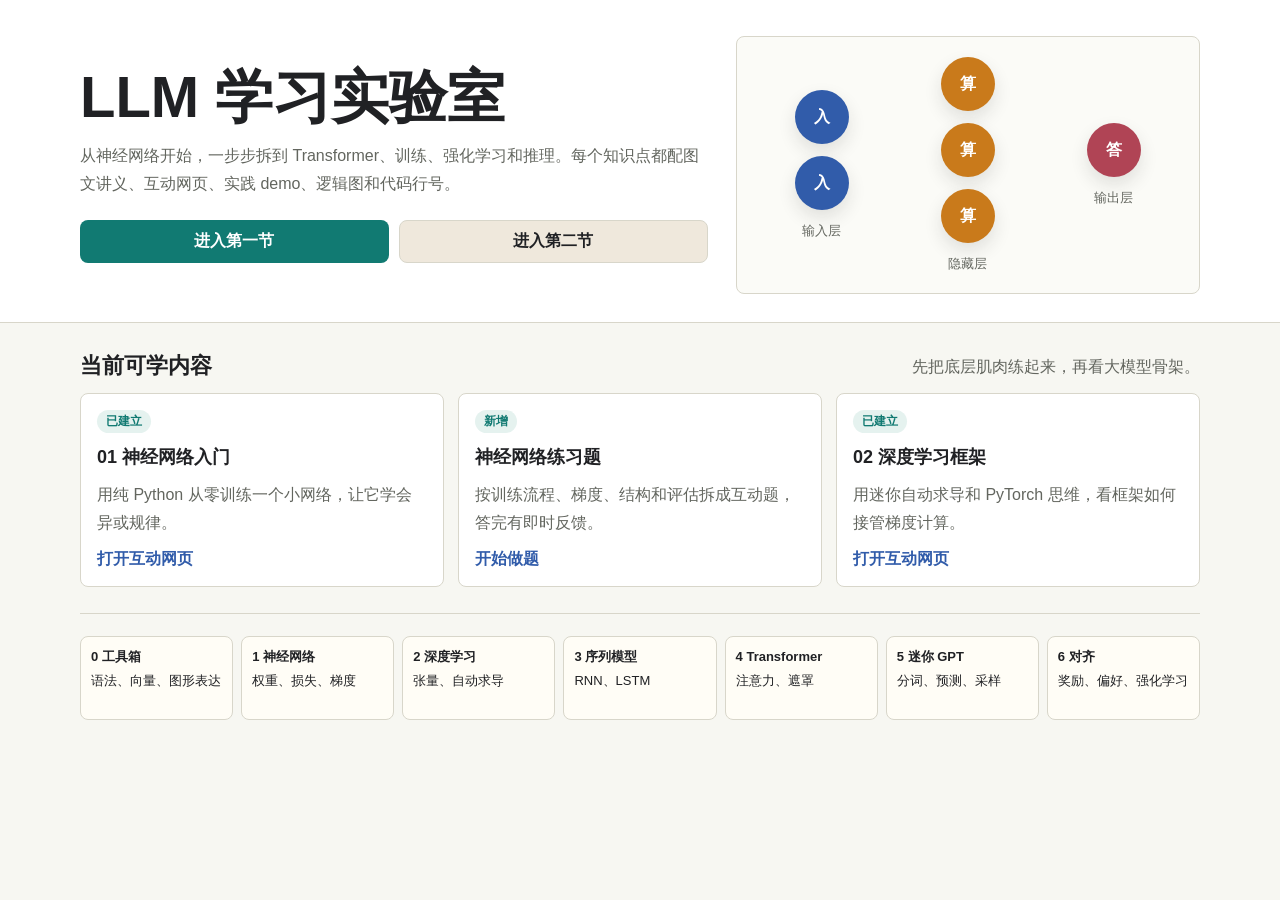
<file: index.html>
<!doctype html>
<html lang="zh-CN">
<head>
  <meta charset="utf-8" />
  <meta name="viewport" content="width=device-width, initial-scale=1" />
  <title>LLM 学习实验室</title>
  <style>
    :root {
      color-scheme: light;
      --paper: #f7f7f2;
      --ink: #202124;
      --muted: #63665f;
      --line: #d8d6ca;
      --teal: #117a72;
      --amber: #c97a1b;
      --blue: #315caa;
      --rose: #b04455;
      --white: #ffffff;
    }

    * {
      box-sizing: border-box;
    }

    body {
      margin: 0;
      font-family: "Microsoft YaHei", "PingFang SC", "Segoe UI", sans-serif;
      color: var(--ink);
      background: var(--paper);
    }

    header {
      border-bottom: 1px solid var(--line);
      background: var(--white);
    }

    .wrap {
      width: min(1120px, calc(100% - 32px));
      margin: 0 auto;
    }

    .top {
      display: grid;
      grid-template-columns: 1.15fr 0.85fr;
      gap: 28px;
      padding: 36px 0 28px;
      align-items: center;
    }

    h1 {
      margin: 0 0 14px;
      font-size: clamp(30px, 5vw, 58px);
      line-height: 1.05;
      letter-spacing: 0;
    }

    p {
      margin: 0;
      color: var(--muted);
      line-height: 1.75;
      font-size: 16px;
    }

    .quick {
      display: grid;
      grid-template-columns: repeat(2, minmax(0, 1fr));
      gap: 10px;
      margin-top: 22px;
    }

    a.button {
      display: inline-flex;
      align-items: center;
      justify-content: center;
      min-height: 42px;
      padding: 10px 14px;
      border-radius: 8px;
      text-decoration: none;
      color: var(--white);
      background: var(--teal);
      font-weight: 700;
    }

    a.button.secondary {
      color: var(--ink);
      background: #efe8dc;
      border: 1px solid var(--line);
    }

    .model-card {
      border: 1px solid var(--line);
      border-radius: 8px;
      padding: 18px;
      background: #fbfbf7;
    }

    .network {
      display: grid;
      grid-template-columns: repeat(3, 1fr);
      gap: 12px;
      align-items: center;
      min-height: 220px;
    }

    .layer {
      display: grid;
      gap: 12px;
      justify-items: center;
    }

    .node {
      width: 54px;
      aspect-ratio: 1;
      border-radius: 50%;
      display: grid;
      place-items: center;
      color: var(--white);
      font-weight: 800;
      box-shadow: 0 8px 18px rgba(32, 33, 36, 0.12);
    }

    .node.input { background: var(--blue); }
    .node.hidden { background: var(--amber); }
    .node.output { background: var(--rose); }

    .layer small {
      color: var(--muted);
    }

    main {
      padding: 28px 0 44px;
    }

    .section-title {
      display: flex;
      align-items: end;
      justify-content: space-between;
      gap: 16px;
      margin-bottom: 12px;
    }

    h2 {
      margin: 0;
      font-size: 22px;
      letter-spacing: 0;
    }

    .grid {
      display: grid;
      grid-template-columns: repeat(3, minmax(0, 1fr));
      gap: 14px;
    }

    .card {
      min-height: 188px;
      border: 1px solid var(--line);
      border-radius: 8px;
      padding: 16px;
      background: var(--white);
      display: flex;
      flex-direction: column;
      gap: 12px;
    }

    .tag {
      width: fit-content;
      border-radius: 999px;
      padding: 3px 9px;
      font-size: 12px;
      color: var(--teal);
      background: #e5f2ef;
      font-weight: 700;
    }

    .card h3 {
      margin: 0;
      font-size: 18px;
      letter-spacing: 0;
    }

    .card a {
      margin-top: auto;
      color: var(--blue);
      font-weight: 700;
      text-decoration: none;
    }

    .map {
      margin-top: 26px;
      border-top: 1px solid var(--line);
      padding-top: 22px;
      display: grid;
      grid-template-columns: repeat(7, minmax(110px, 1fr));
      gap: 8px;
      overflow-x: auto;
    }

    .step {
      min-height: 84px;
      border-radius: 8px;
      border: 1px solid var(--line);
      background: #fffdf6;
      padding: 10px;
      font-size: 13px;
      line-height: 1.5;
    }

    .step strong {
      display: block;
      margin-bottom: 4px;
    }

    @media (max-width: 820px) {
      .top,
      .grid {
        grid-template-columns: 1fr;
      }

      .quick {
        grid-template-columns: 1fr;
      }
    }
  </style>
</head>
<body>
  <header>
    <div class="wrap top">
      <div>
        <h1>LLM 学习实验室</h1>
        <p>从神经网络开始，一步步拆到 Transformer、训练、强化学习和推理。每个知识点都配图文讲义、互动网页、实践 demo、逻辑图和代码行号。</p>
        <div class="quick">
          <a class="button" href="topics/01-neural-network-basics/README.md">进入第一节</a>
          <a class="button secondary" href="topics/02-pytorch-autograd/README.md">进入第二节</a>
        </div>
      </div>
      <div class="model-card" aria-label="神经网络结构示意图">
        <div class="network">
          <div class="layer">
            <div class="node input">入</div>
            <div class="node input">入</div>
            <small>输入层</small>
          </div>
          <div class="layer">
            <div class="node hidden">算</div>
            <div class="node hidden">算</div>
            <div class="node hidden">算</div>
            <small>隐藏层</small>
          </div>
          <div class="layer">
            <div class="node output">答</div>
            <small>输出层</small>
          </div>
        </div>
      </div>
    </div>
  </header>

  <main class="wrap">
    <div class="section-title">
      <h2>当前可学内容</h2>
      <p>先把底层肌肉练起来，再看大模型骨架。</p>
    </div>

    <section class="grid">
      <article class="card">
        <span class="tag">已建立</span>
        <h3>01 神经网络入门</h3>
        <p>用纯 Python 从零训练一个小网络，让它学会异或规律。</p>
        <a href="topics/01-neural-network-basics/demo-web/index.html">打开互动网页</a>
      </article>
      <article class="card">
        <span class="tag">新增</span>
        <h3>神经网络练习题</h3>
        <p>按训练流程、梯度、结构和评估拆成互动题，答完有即时反馈。</p>
        <a href="topics/01-neural-network-basics/quiz.html">开始做题</a>
      </article>
      <article class="card">
        <span class="tag">已建立</span>
        <h3>02 深度学习框架</h3>
        <p>用迷你自动求导和 PyTorch 思维，看框架如何接管梯度计算。</p>
        <a href="topics/02-pytorch-autograd/demo-web/index.html">打开互动网页</a>
      </article>
    </section>

    <section class="map" aria-label="学习路线">
      <div class="step"><strong>0 工具箱</strong>语法、向量、图形表达</div>
      <div class="step"><strong>1 神经网络</strong>权重、损失、梯度</div>
      <div class="step"><strong>2 深度学习</strong>张量、自动求导</div>
      <div class="step"><strong>3 序列模型</strong>RNN、LSTM</div>
      <div class="step"><strong>4 Transformer</strong>注意力、遮罩</div>
      <div class="step"><strong>5 迷你 GPT</strong>分词、预测、采样</div>
      <div class="step"><strong>6 对齐</strong>奖励、偏好、强化学习</div>
    </section>
  </main>
</body>
</html>
</file>
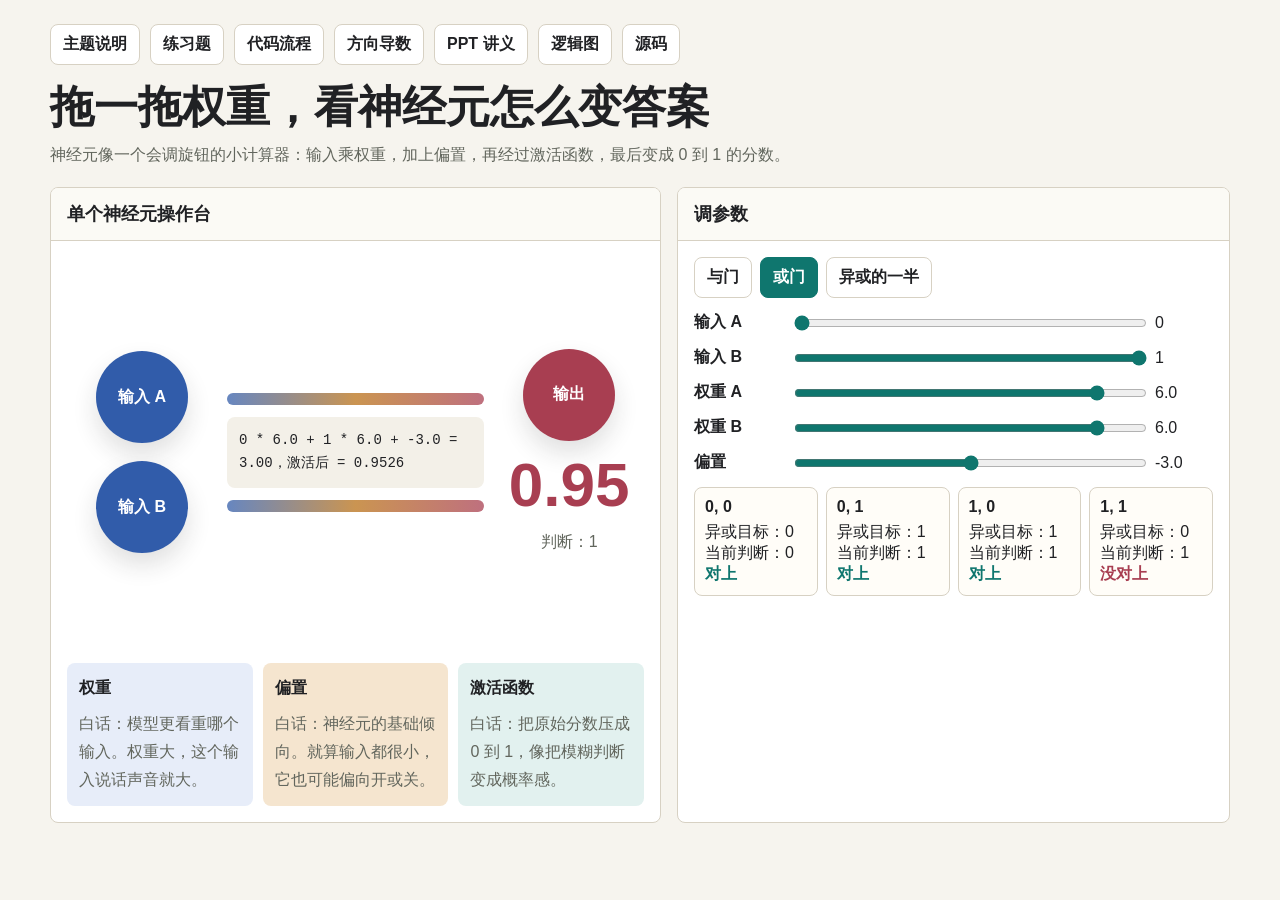
<file: topics/01-neural-network-basics/demo-web/index.html>
<!doctype html>
<html lang="zh-CN">
<head>
  <meta charset="utf-8" />
  <meta name="viewport" content="width=device-width, initial-scale=1" />
  <title>神经网络入门互动演示</title>
  <style>
    :root {
      --paper: #f6f4ee;
      --ink: #202124;
      --muted: #62665d;
      --line: #d7d1c3;
      --white: #ffffff;
      --teal: #0f766e;
      --amber: #b86f14;
      --blue: #315caa;
      --rose: #a83e51;
      --soft-teal: #e2f1ef;
      --soft-amber: #f5e5cf;
      --soft-blue: #e7edf9;
      --soft-rose: #f6e2e7;
    }

    * {
      box-sizing: border-box;
    }

    body {
      margin: 0;
      font-family: "Microsoft YaHei", "PingFang SC", "Segoe UI", sans-serif;
      color: var(--ink);
      background: var(--paper);
    }

    header,
    main {
      width: min(1180px, calc(100% - 32px));
      margin: 0 auto;
    }

    header {
      padding: 24px 0 18px;
    }

    .nav {
      display: flex;
      flex-wrap: wrap;
      gap: 10px;
      margin-bottom: 18px;
    }

    .nav a,
    button {
      border: 1px solid var(--line);
      border-radius: 8px;
      padding: 9px 12px;
      background: var(--white);
      color: var(--ink);
      font: inherit;
      font-weight: 700;
      text-decoration: none;
      cursor: pointer;
    }

    button.active {
      color: var(--white);
      background: var(--teal);
      border-color: var(--teal);
    }

    h1 {
      margin: 0 0 10px;
      font-size: clamp(28px, 4vw, 44px);
      line-height: 1.1;
      letter-spacing: 0;
    }

    p {
      margin: 0;
      color: var(--muted);
      line-height: 1.75;
    }

    main {
      display: grid;
      grid-template-columns: minmax(0, 1.05fr) minmax(320px, 0.95fr);
      gap: 16px;
      padding-bottom: 34px;
    }

    .panel {
      border: 1px solid var(--line);
      border-radius: 8px;
      background: var(--white);
      overflow: hidden;
    }

    .panel-head {
      padding: 14px 16px;
      border-bottom: 1px solid var(--line);
      background: #fbfaf5;
    }

    .panel-head h2 {
      margin: 0;
      font-size: 18px;
      letter-spacing: 0;
    }

    .panel-body {
      padding: 16px;
    }

    .stage {
      min-height: 390px;
      display: grid;
      grid-template-columns: 150px 1fr 150px;
      gap: 10px;
      align-items: center;
      position: relative;
    }

    .stack {
      display: grid;
      gap: 18px;
      justify-items: center;
    }

    .node {
      width: 92px;
      aspect-ratio: 1;
      border-radius: 50%;
      display: grid;
      place-items: center;
      color: var(--white);
      font-weight: 800;
      box-shadow: 0 12px 24px rgba(32, 33, 36, 0.14);
    }

    .node.input { background: var(--blue); }
    .node.neuron { background: var(--amber); }
    .node.output { background: var(--rose); }

    .formula {
      align-self: stretch;
      display: grid;
      align-content: center;
      gap: 12px;
    }

    .wire {
      height: 12px;
      border-radius: 999px;
      background: linear-gradient(90deg, var(--blue), var(--amber), var(--rose));
      opacity: 0.74;
    }

    .score {
      border-radius: 8px;
      padding: 12px;
      background: #f3f0e8;
      line-height: 1.7;
      font-family: Consolas, "Courier New", monospace;
      font-size: 14px;
      overflow-wrap: anywhere;
    }

    .answer {
      display: grid;
      gap: 8px;
      justify-items: center;
    }

    .big-number {
      font-size: clamp(34px, 6vw, 62px);
      font-weight: 900;
      color: var(--rose);
      letter-spacing: 0;
    }

    .controls {
      display: grid;
      gap: 14px;
    }

    .control {
      display: grid;
      grid-template-columns: 88px 1fr 58px;
      gap: 10px;
      align-items: center;
    }

    label {
      font-weight: 700;
    }

    input[type="range"] {
      width: 100%;
      accent-color: var(--teal);
    }

    .presets {
      display: flex;
      flex-wrap: wrap;
      gap: 8px;
      margin-bottom: 14px;
    }

    .truth {
      display: grid;
      grid-template-columns: repeat(4, 1fr);
      gap: 8px;
      margin-top: 14px;
    }

    .case {
      border: 1px solid var(--line);
      border-radius: 8px;
      padding: 10px;
      background: #fffdf8;
      min-height: 100px;
    }

    .case strong {
      display: block;
      margin-bottom: 6px;
    }

    .ok {
      color: var(--teal);
      font-weight: 800;
    }

    .bad {
      color: var(--rose);
      font-weight: 800;
    }

    .why {
      display: grid;
      grid-template-columns: repeat(3, 1fr);
      gap: 10px;
      margin-top: 16px;
    }

    .mini {
      border-radius: 8px;
      padding: 12px;
      min-height: 130px;
      line-height: 1.65;
    }

    .mini:nth-child(1) { background: var(--soft-blue); }
    .mini:nth-child(2) { background: var(--soft-amber); }
    .mini:nth-child(3) { background: var(--soft-teal); }

    .mini h3 {
      margin: 0 0 8px;
      font-size: 16px;
      letter-spacing: 0;
    }

    @media (max-width: 940px) {
      main,
      .why {
        grid-template-columns: 1fr;
      }

      .stage {
        grid-template-columns: 1fr;
      }

      .wire {
        height: 8px;
      }

      .truth {
        grid-template-columns: repeat(2, 1fr);
      }
    }
  </style>
</head>
<body>
  <header>
    <nav class="nav" aria-label="页面导航">
      <a href="../README.md">主题说明</a>
      <a href="../quiz.html">练习题</a>
      <a href="../code-flow.html">代码流程</a>
      <a href="directional-derivative.html">方向导数</a>
      <a href="../slides.html">PPT 讲义</a>
      <a href="../logic-map.html">逻辑图</a>
      <a href="../demo-project/mlp_from_scratch.py">源码</a>
    </nav>
    <h1>拖一拖权重，看神经元怎么变答案</h1>
    <p>神经元像一个会调旋钮的小计算器：输入乘权重，加上偏置，再经过激活函数，最后变成 0 到 1 的分数。</p>
  </header>

  <main>
    <section class="panel">
      <div class="panel-head">
        <h2>单个神经元操作台</h2>
      </div>
      <div class="panel-body">
        <div class="stage">
          <div class="stack">
            <div class="node input">输入 A</div>
            <div class="node input">输入 B</div>
          </div>
          <div class="formula">
            <div class="wire"></div>
            <div class="score" id="formulaText"></div>
            <div class="wire"></div>
          </div>
          <div class="answer">
            <div class="node output">输出</div>
            <div class="big-number" id="outputNumber">0.00</div>
            <p id="outputLabel">判断：0</p>
          </div>
        </div>

        <div class="why">
          <article class="mini">
            <h3>权重</h3>
            <p>白话：模型更看重哪个输入。权重大，这个输入说话声音就大。</p>
          </article>
          <article class="mini">
            <h3>偏置</h3>
            <p>白话：神经元的基础倾向。就算输入都很小，它也可能偏向开或关。</p>
          </article>
          <article class="mini">
            <h3>激活函数</h3>
            <p>白话：把原始分数压成 0 到 1，像把模糊判断变成概率感。</p>
          </article>
        </div>
      </div>
    </section>

    <aside class="panel">
      <div class="panel-head">
        <h2>调参数</h2>
      </div>
      <div class="panel-body">
        <div class="presets">
          <button data-preset="and">与门</button>
          <button data-preset="or" class="active">或门</button>
          <button data-preset="half-xor">异或的一半</button>
        </div>

        <div class="controls">
          <div class="control">
            <label for="inputA">输入 A</label>
            <input id="inputA" type="range" min="0" max="1" step="1" value="0" />
            <span id="inputAValue">0</span>
          </div>
          <div class="control">
            <label for="inputB">输入 B</label>
            <input id="inputB" type="range" min="0" max="1" step="1" value="1" />
            <span id="inputBValue">1</span>
          </div>
          <div class="control">
            <label for="weightA">权重 A</label>
            <input id="weightA" type="range" min="-8" max="8" step="0.1" value="6" />
            <span id="weightAValue">6.0</span>
          </div>
          <div class="control">
            <label for="weightB">权重 B</label>
            <input id="weightB" type="range" min="-8" max="8" step="0.1" value="6" />
            <span id="weightBValue">6.0</span>
          </div>
          <div class="control">
            <label for="bias">偏置</label>
            <input id="bias" type="range" min="-10" max="4" step="0.1" value="-3" />
            <span id="biasValue">-3.0</span>
          </div>
        </div>

        <div class="truth" id="truthTable" aria-label="四种输入的判断结果"></div>
      </div>
    </aside>
  </main>

  <script>
    const controls = {
      inputA: document.querySelector("#inputA"),
      inputB: document.querySelector("#inputB"),
      weightA: document.querySelector("#weightA"),
      weightB: document.querySelector("#weightB"),
      bias: document.querySelector("#bias")
    };

    const values = {
      inputA: document.querySelector("#inputAValue"),
      inputB: document.querySelector("#inputBValue"),
      weightA: document.querySelector("#weightAValue"),
      weightB: document.querySelector("#weightBValue"),
      bias: document.querySelector("#biasValue")
    };

    const formulaText = document.querySelector("#formulaText");
    const outputNumber = document.querySelector("#outputNumber");
    const outputLabel = document.querySelector("#outputLabel");
    const truthTable = document.querySelector("#truthTable");
    const presetButtons = document.querySelectorAll("[data-preset]");

    const presets = {
      and: { weightA: 6, weightB: 6, bias: -9 },
      or: { weightA: 6, weightB: 6, bias: -3 },
      "half-xor": { weightA: 8, weightB: -8, bias: -4 }
    };

    function sigmoid(score) {
      return 1 / (1 + Math.exp(-score));
    }

    function readNumber(name) {
      return Number(controls[name].value);
    }

    function predict(inputA, inputB) {
      const weightA = readNumber("weightA");
      const weightB = readNumber("weightB");
      const bias = readNumber("bias");
      const raw = inputA * weightA + inputB * weightB + bias;
      const output = sigmoid(raw);
      return { raw, output, answer: output >= 0.5 ? 1 : 0 };
    }

    function updateLabels() {
      for (const name of Object.keys(controls)) {
        const number = readNumber(name);
        values[name].textContent = name.startsWith("input")
          ? String(number)
          : number.toFixed(1);
      }
    }

    function renderTruthTable() {
      const cases = [
        { inputA: 0, inputB: 0, target: 0 },
        { inputA: 0, inputB: 1, target: 1 },
        { inputA: 1, inputB: 0, target: 1 },
        { inputA: 1, inputB: 1, target: 0 }
      ];

      truthTable.innerHTML = cases.map((item) => {
        const result = predict(item.inputA, item.inputB);
        const matched = result.answer === item.target;
        return `
          <article class="case">
            <strong>${item.inputA}, ${item.inputB}</strong>
            <div>异或目标：${item.target}</div>
            <div>当前判断：${result.answer}</div>
            <div class="${matched ? "ok" : "bad"}">${matched ? "对上" : "没对上"}</div>
          </article>
        `;
      }).join("");
    }

    function render() {
      updateLabels();

      const inputA = readNumber("inputA");
      const inputB = readNumber("inputB");
      const result = predict(inputA, inputB);

      formulaText.textContent =
        `${inputA} * ${readNumber("weightA").toFixed(1)} + ` +
        `${inputB} * ${readNumber("weightB").toFixed(1)} + ` +
        `${readNumber("bias").toFixed(1)} = ${result.raw.toFixed(2)}，` +
        `激活后 = ${result.output.toFixed(4)}`;

      outputNumber.textContent = result.output.toFixed(2);
      outputLabel.textContent = `判断：${result.answer}`;
      renderTruthTable();
    }

    for (const control of Object.values(controls)) {
      control.addEventListener("input", render);
    }

    for (const button of presetButtons) {
      button.addEventListener("click", () => {
        const preset = presets[button.dataset.preset];
        controls.weightA.value = preset.weightA;
        controls.weightB.value = preset.weightB;
        controls.bias.value = preset.bias;
        presetButtons.forEach((item) => item.classList.remove("active"));
        button.classList.add("active");
        render();
      });
    }

    render();
  </script>
</body>
</html>
</file>
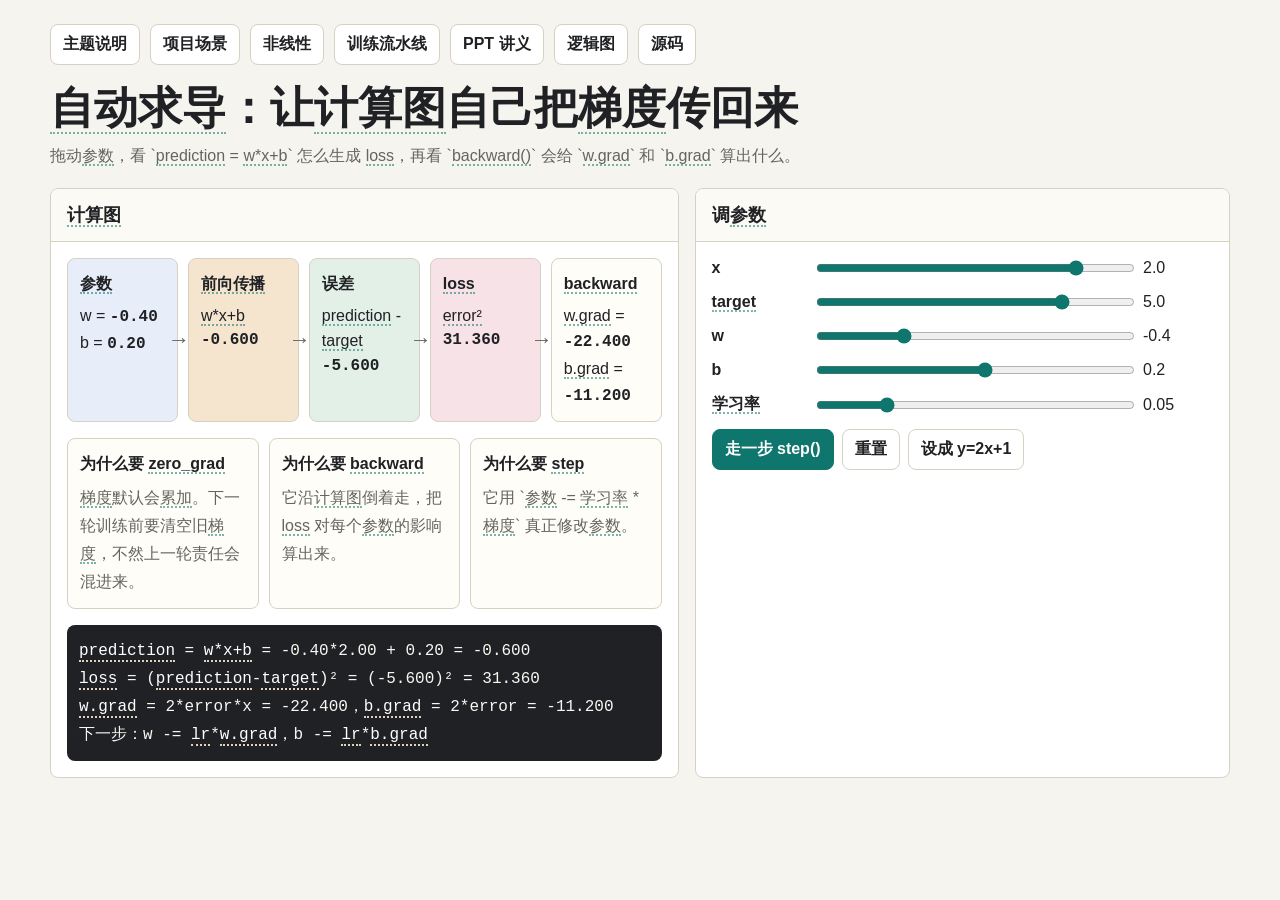
<file: topics/02-pytorch-autograd/demo-web/index.html>
<!doctype html>
<html lang="zh-CN">
<head>
  <meta charset="utf-8" />
  <meta name="viewport" content="width=device-width, initial-scale=1" />
  <title>自动求导互动演示</title>
  <link rel="stylesheet" href="../glossary.css" />
  <style>
    :root {
      --paper: #f6f4ee;
      --ink: #202124;
      --muted: #62665d;
      --line: #d7d1c3;
      --white: #ffffff;
      --teal: #0f766e;
      --blue: #315caa;
      --amber: #b86f14;
      --rose: #a83e51;
      --green: #2f7d4f;
      --soft-blue: #e7edf9;
      --soft-amber: #f5e5cf;
      --soft-green: #e3f0e8;
      --soft-rose: #f6e2e7;
    }

    * { box-sizing: border-box; }

    body {
      margin: 0;
      color: var(--ink);
      background: var(--paper);
      font-family: "Microsoft YaHei", "PingFang SC", "Segoe UI", sans-serif;
    }

    header,
    main {
      width: min(1180px, calc(100% - 32px));
      margin: 0 auto;
    }

    header { padding: 24px 0 18px; }

    .nav {
      display: flex;
      flex-wrap: wrap;
      gap: 10px;
      margin-bottom: 18px;
    }

    a,
    button {
      border: 1px solid var(--line);
      border-radius: 8px;
      padding: 9px 12px;
      color: var(--ink);
      background: var(--white);
      font: inherit;
      font-weight: 700;
      text-decoration: none;
      cursor: pointer;
    }

    button.primary {
      color: var(--white);
      border-color: var(--teal);
      background: var(--teal);
    }

    h1 {
      margin: 0 0 10px;
      font-size: clamp(28px, 4vw, 44px);
      line-height: 1.12;
      letter-spacing: 0;
    }

    p {
      margin: 0;
      color: var(--muted);
      line-height: 1.75;
    }

    main {
      display: grid;
      grid-template-columns: minmax(0, 1.08fr) minmax(330px, 0.92fr);
      gap: 16px;
      padding-bottom: 36px;
    }

    .panel {
      border: 1px solid var(--line);
      border-radius: 8px;
      overflow: hidden;
      background: var(--white);
    }

    .panel-head {
      padding: 14px 16px;
      border-bottom: 1px solid var(--line);
      background: #fbfaf5;
    }

    .panel-head h2 {
      margin: 0;
      font-size: 18px;
      letter-spacing: 0;
    }

    .panel-body { padding: 16px; }

    .graph {
      display: grid;
      grid-template-columns: repeat(5, minmax(110px, 1fr));
      gap: 10px;
      align-items: stretch;
      margin-bottom: 16px;
      overflow-x: auto;
    }

    .node {
      position: relative;
      min-height: 132px;
      border: 1px solid var(--line);
      border-radius: 8px;
      padding: 12px;
      background: #fffdf8;
      line-height: 1.6;
    }

    .node::after {
      content: "→";
      position: absolute;
      right: -13px;
      top: 50%;
      transform: translateY(-50%);
      color: var(--muted);
      font-size: 22px;
      font-weight: 900;
    }

    .node:last-child::after { content: ""; }
    .node:nth-child(1) { background: var(--soft-blue); }
    .node:nth-child(2) { background: var(--soft-amber); }
    .node:nth-child(3) { background: var(--soft-green); }
    .node:nth-child(4) { background: var(--soft-rose); }

    .node strong {
      display: block;
      margin-bottom: 6px;
    }

    .value {
      font-family: Consolas, "Courier New", monospace;
      font-weight: 800;
      color: var(--ink);
    }

    .controls {
      display: grid;
      gap: 14px;
    }

    .control {
      display: grid;
      grid-template-columns: 92px 1fr 70px;
      gap: 10px;
      align-items: center;
    }

    label { font-weight: 700; }

    input[type="range"] {
      width: 100%;
      accent-color: var(--teal);
    }

    .metrics {
      display: grid;
      grid-template-columns: repeat(3, 1fr);
      gap: 10px;
      margin-top: 16px;
    }

    .metric {
      min-height: 112px;
      border: 1px solid var(--line);
      border-radius: 8px;
      padding: 12px;
      background: #fffdf8;
      line-height: 1.65;
    }

    .metric strong {
      display: block;
      margin-bottom: 6px;
    }

    .formula {
      margin-top: 16px;
      border-radius: 8px;
      padding: 12px;
      color: #f7f7f2;
      background: #202124;
      font-family: Consolas, "Courier New", monospace;
      line-height: 1.75;
      overflow-wrap: anywhere;
    }

    .actions {
      display: flex;
      flex-wrap: wrap;
      gap: 8px;
      margin-top: 14px;
    }

    @media (max-width: 940px) {
      main,
      .metrics {
        grid-template-columns: 1fr;
      }

      .graph {
        grid-template-columns: repeat(5, 180px);
      }
    }
  </style>
</head>
<body>
  <header>
    <nav class="nav" aria-label="页面导航">
      <a href="../README.md">主题说明</a>
      <a href="../scenario.html">项目场景</a>
      <a href="../nonlinearity.html">非线性</a>
      <a href="../training-pipeline.html">训练流水线</a>
      <a href="../slides.html">PPT 讲义</a>
      <a href="../logic-map.html">逻辑图</a>
      <a href="../demo-project/mini_autograd.py">源码</a>
    </nav>
    <h1>自动求导：让计算图自己把梯度传回来</h1>
    <p>拖动参数，看 `prediction = w*x+b` 怎么生成 loss，再看 `backward()` 会给 `w.grad` 和 `b.grad` 算出什么。</p>
  </header>

  <main>
    <section class="panel">
      <div class="panel-head">
        <h2>计算图</h2>
      </div>
      <div class="panel-body">
        <div class="graph" aria-label="计算图">
          <article class="node">
            <strong>参数</strong>
            <div>w = <span class="value" id="wNode">0.00</span></div>
            <div>b = <span class="value" id="bNode">0.00</span></div>
          </article>
          <article class="node">
            <strong>前向传播</strong>
            <div>w*x+b</div>
            <div class="value" id="predictionNode"></div>
          </article>
          <article class="node">
            <strong>误差</strong>
            <div>prediction - target</div>
            <div class="value" id="errorNode"></div>
          </article>
          <article class="node">
            <strong>loss</strong>
            <div>error²</div>
            <div class="value" id="lossNode"></div>
          </article>
          <article class="node">
            <strong>backward</strong>
            <div>w.grad = <span class="value" id="wGradNode"></span></div>
            <div>b.grad = <span class="value" id="bGradNode"></span></div>
          </article>
        </div>

        <div class="metrics">
          <article class="metric">
            <strong>为什么要 zero_grad</strong>
            <p>梯度默认会累加。下一轮训练前要清空旧梯度，不然上一轮责任会混进来。</p>
          </article>
          <article class="metric">
            <strong>为什么要 backward</strong>
            <p>它沿计算图倒着走，把 loss 对每个参数的影响算出来。</p>
          </article>
          <article class="metric">
            <strong>为什么要 step</strong>
            <p>它用 `参数 -= 学习率 * 梯度` 真正修改参数。</p>
          </article>
        </div>

        <div class="formula" id="formulaText"></div>
      </div>
    </section>

    <aside class="panel">
      <div class="panel-head">
        <h2>调参数</h2>
      </div>
      <div class="panel-body">
        <div class="controls">
          <div class="control">
            <label for="xInput">x</label>
            <input id="xInput" type="range" min="-3" max="3" step="0.1" value="2" />
            <span id="xValue">2.0</span>
          </div>
          <div class="control">
            <label for="targetInput">target</label>
            <input id="targetInput" type="range" min="-6" max="8" step="0.1" value="5" />
            <span id="targetValue">5.0</span>
          </div>
          <div class="control">
            <label for="wInput">w</label>
            <input id="wInput" type="range" min="-2" max="4" step="0.1" value="-0.4" />
            <span id="wValue">-0.4</span>
          </div>
          <div class="control">
            <label for="bInput">b</label>
            <input id="bInput" type="range" min="-3" max="3" step="0.1" value="0.2" />
            <span id="bValue">0.2</span>
          </div>
          <div class="control">
            <label for="lrInput">学习率</label>
            <input id="lrInput" type="range" min="0.01" max="0.2" step="0.01" value="0.05" />
            <span id="lrValue">0.05</span>
          </div>
        </div>

        <div class="actions">
          <button class="primary" id="stepButton">走一步 step()</button>
          <button id="resetButton">重置</button>
          <button id="fitButton">设成 y=2x+1</button>
        </div>
      </div>
    </aside>
  </main>

  <script src="../glossary.js"></script>
  <script>
    const inputs = {
      x: document.querySelector("#xInput"),
      target: document.querySelector("#targetInput"),
      w: document.querySelector("#wInput"),
      b: document.querySelector("#bInput"),
      lr: document.querySelector("#lrInput")
    };

    const labels = {
      x: document.querySelector("#xValue"),
      target: document.querySelector("#targetValue"),
      w: document.querySelector("#wValue"),
      b: document.querySelector("#bValue"),
      lr: document.querySelector("#lrValue"),
      wNode: document.querySelector("#wNode"),
      bNode: document.querySelector("#bNode"),
      prediction: document.querySelector("#predictionNode"),
      error: document.querySelector("#errorNode"),
      loss: document.querySelector("#lossNode"),
      wGrad: document.querySelector("#wGradNode"),
      bGrad: document.querySelector("#bGradNode"),
      formula: document.querySelector("#formulaText")
    };

    const stepButton = document.querySelector("#stepButton");
    const resetButton = document.querySelector("#resetButton");
    const fitButton = document.querySelector("#fitButton");

    function readNumber(name) {
      return Number(inputs[name].value);
    }

    function compute() {
      const x = readNumber("x");
      const target = readNumber("target");
      const w = readNumber("w");
      const b = readNumber("b");
      const lr = readNumber("lr");
      const prediction = w * x + b;
      const error = prediction - target;
      const loss = error * error;
      const wGrad = 2 * error * x;
      const bGrad = 2 * error;
      return { x, target, w, b, lr, prediction, error, loss, wGrad, bGrad };
    }

    function render() {
      const item = compute();
      labels.x.textContent = item.x.toFixed(1);
      labels.target.textContent = item.target.toFixed(1);
      labels.w.textContent = item.w.toFixed(1);
      labels.b.textContent = item.b.toFixed(1);
      labels.lr.textContent = item.lr.toFixed(2);
      labels.wNode.textContent = item.w.toFixed(2);
      labels.bNode.textContent = item.b.toFixed(2);
      labels.prediction.textContent = `${item.prediction.toFixed(3)}`;
      labels.error.textContent = `${item.error.toFixed(3)}`;
      labels.loss.textContent = `${item.loss.toFixed(3)}`;
      labels.wGrad.textContent = item.wGrad.toFixed(3);
      labels.bGrad.textContent = item.bGrad.toFixed(3);
      labels.formula.innerHTML =
        `prediction = w*x+b = ${item.w.toFixed(2)}*${item.x.toFixed(2)} + ${item.b.toFixed(2)} = ${item.prediction.toFixed(3)}<br>` +
        `loss = (prediction-target)² = (${item.error.toFixed(3)})² = ${item.loss.toFixed(3)}<br>` +
        `w.grad = 2*error*x = ${item.wGrad.toFixed(3)}，b.grad = 2*error = ${item.bGrad.toFixed(3)}<br>` +
        `下一步：w -= lr*w.grad，b -= lr*b.grad`;
      if (window.LLMLabGlossary) {
        window.LLMLabGlossary.apply(labels.formula);
      }
    }

    for (const input of Object.values(inputs)) {
      input.addEventListener("input", render);
    }

    stepButton.addEventListener("click", () => {
      const item = compute();
      inputs.w.value = String(item.w - item.lr * item.wGrad);
      inputs.b.value = String(item.b - item.lr * item.bGrad);
      render();
    });

    resetButton.addEventListener("click", () => {
      inputs.x.value = "2";
      inputs.target.value = "5";
      inputs.w.value = "-0.4";
      inputs.b.value = "0.2";
      inputs.lr.value = "0.05";
      render();
    });

    fitButton.addEventListener("click", () => {
      inputs.w.value = "2";
      inputs.b.value = "1";
      render();
    });

    render();
  </script>
</body>
</html>
</file>
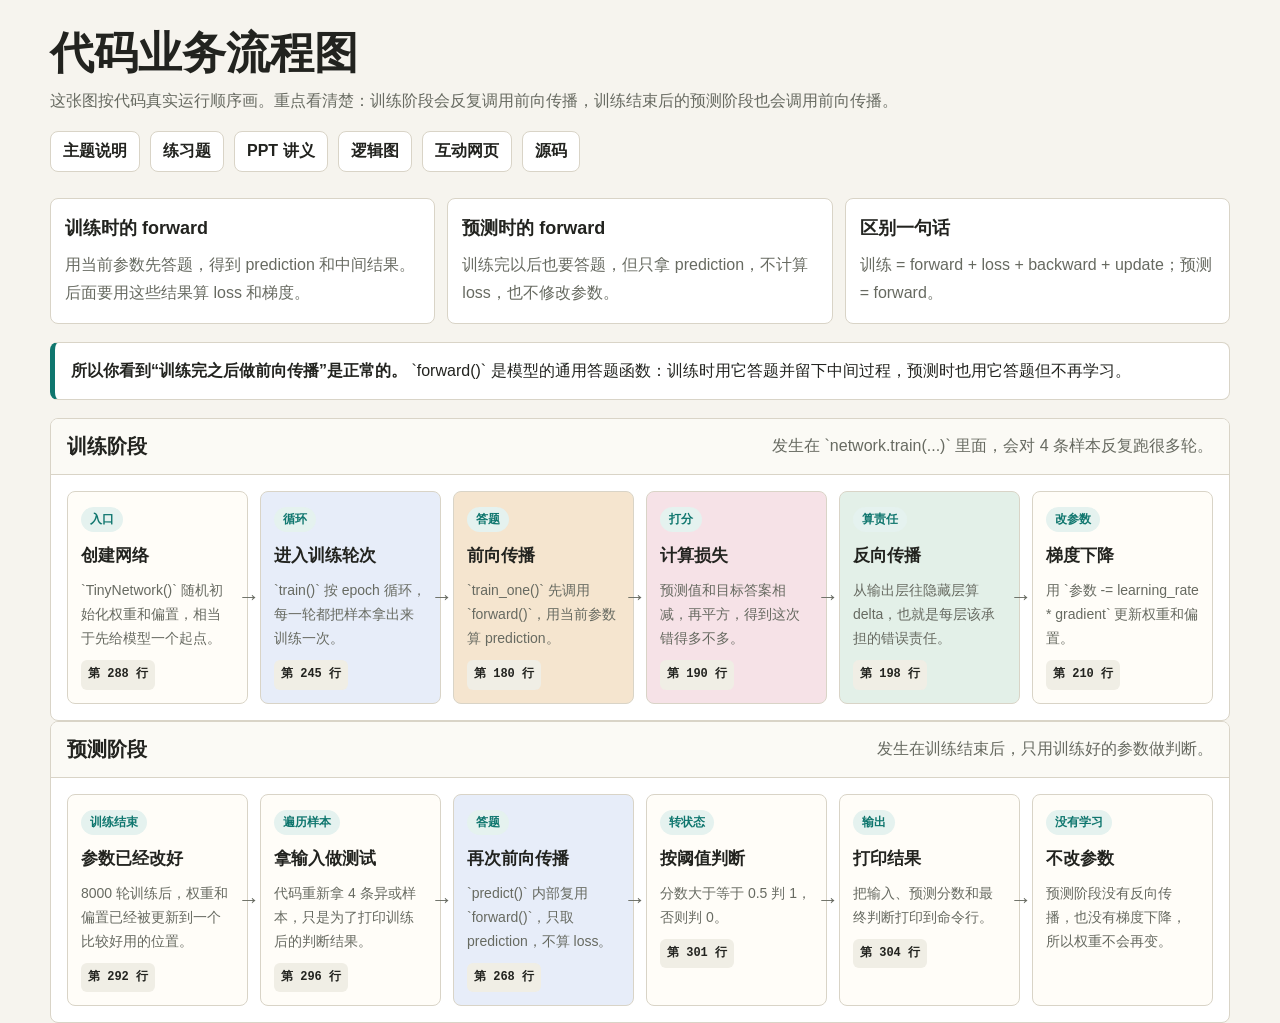
<file: topics/01-neural-network-basics/code-flow.html>
<!doctype html>
<html lang="zh-CN">
<head>
  <meta charset="utf-8" />
  <meta name="viewport" content="width=device-width, initial-scale=1" />
  <title>神经网络入门：代码业务流程图</title>
  <style>
    :root {
      --paper: #f6f4ee;
      --ink: #22231f;
      --muted: #676a61;
      --line: #d9d4c7;
      --white: #ffffff;
      --teal: #0f766e;
      --amber: #b86f14;
      --blue: #315caa;
      --rose: #a83e51;
      --green: #2f7d4f;
      --soft-blue: #e7edf9;
      --soft-amber: #f5e5cf;
      --soft-green: #e3f0e8;
      --soft-rose: #f6e2e7;
    }

    * {
      box-sizing: border-box;
    }

    body {
      margin: 0;
      color: var(--ink);
      background: var(--paper);
      font-family: "Microsoft YaHei", "PingFang SC", "Segoe UI", sans-serif;
    }

    header,
    main {
      width: min(1180px, calc(100% - 32px));
      margin: 0 auto;
    }

    header {
      padding: 28px 0 18px;
    }

    h1 {
      margin: 0 0 10px;
      font-size: clamp(28px, 4vw, 44px);
      letter-spacing: 0;
      line-height: 1.12;
    }

    p {
      margin: 0;
      color: var(--muted);
      line-height: 1.72;
    }

    a {
      color: var(--blue);
      font-weight: 700;
      text-decoration: none;
    }

    .toolbar {
      display: flex;
      flex-wrap: wrap;
      gap: 10px;
      margin-top: 16px;
    }

    .button {
      border: 1px solid var(--line);
      border-radius: 8px;
      padding: 9px 12px;
      color: var(--ink);
      background: var(--white);
    }

    .summary {
      display: grid;
      grid-template-columns: repeat(3, 1fr);
      gap: 12px;
      margin: 8px 0 18px;
    }

    .summary-card {
      border: 1px solid var(--line);
      border-radius: 8px;
      padding: 14px;
      background: var(--white);
      min-height: 126px;
      line-height: 1.68;
    }

    .summary-card h2 {
      margin: 0 0 8px;
      font-size: 18px;
      letter-spacing: 0;
    }

    .lanes {
      display: grid;
      gap: 16px;
      padding-bottom: 34px;
    }

    .lane {
      border: 1px solid var(--line);
      border-radius: 8px;
      background: var(--white);
      overflow: hidden;
    }

    .lane-head {
      display: flex;
      justify-content: space-between;
      gap: 16px;
      padding: 14px 16px;
      border-bottom: 1px solid var(--line);
      background: #fbfaf5;
    }

    .lane-head h2 {
      margin: 0;
      font-size: 20px;
      letter-spacing: 0;
    }

    .lane-head span {
      color: var(--muted);
      line-height: 1.6;
    }

    .flow {
      display: grid;
      grid-template-columns: repeat(6, minmax(164px, 1fr));
      gap: 12px;
      overflow-x: auto;
      padding: 16px;
    }

    .step {
      position: relative;
      border: 1px solid var(--line);
      border-radius: 8px;
      padding: 13px;
      min-height: 190px;
      background: #fffdf8;
      line-height: 1.62;
    }

    .step::after {
      content: "→";
      position: absolute;
      right: -13px;
      top: 50%;
      transform: translateY(-50%);
      color: var(--muted);
      font-weight: 900;
      font-size: 22px;
    }

    .step:last-child::after {
      content: "";
    }

    .step h3 {
      margin: 0 0 8px;
      font-size: 17px;
      letter-spacing: 0;
    }

    .step p {
      font-size: 14px;
      color: var(--muted);
    }

    .tag {
      display: inline-block;
      margin-bottom: 10px;
      border-radius: 999px;
      padding: 3px 9px;
      font-size: 12px;
      font-weight: 800;
      color: var(--teal);
      background: #e5f2ef;
    }

    .train .step:nth-child(2) { background: var(--soft-blue); }
    .train .step:nth-child(3) { background: var(--soft-amber); }
    .train .step:nth-child(4) { background: var(--soft-rose); }
    .train .step:nth-child(5) { background: var(--soft-green); }
    .predict .step:nth-child(3) { background: var(--soft-blue); }

    .code {
      display: inline-block;
      margin-top: 10px;
      border-radius: 6px;
      padding: 5px 7px;
      background: #f0eee5;
      color: var(--ink);
      font-family: Consolas, "Courier New", monospace;
      font-size: 12px;
    }

    .callout {
      border: 1px solid var(--line);
      border-left: 5px solid var(--teal);
      border-radius: 8px;
      padding: 14px 16px;
      margin-bottom: 18px;
      background: var(--white);
      line-height: 1.76;
    }

    .callout strong {
      color: var(--ink);
    }

    @media (max-width: 900px) {
      .summary {
        grid-template-columns: 1fr;
      }

      .lane-head {
        display: grid;
      }

      .flow {
        grid-template-columns: repeat(6, 220px);
      }
    }
  </style>
</head>
<body>
  <header>
    <h1>代码业务流程图</h1>
    <p>这张图按代码真实运行顺序画。重点看清楚：训练阶段会反复调用前向传播，训练结束后的预测阶段也会调用前向传播。</p>
    <nav class="toolbar" aria-label="页面导航">
      <a class="button" href="README.md">主题说明</a>
      <a class="button" href="quiz.html">练习题</a>
      <a class="button" href="slides.html">PPT 讲义</a>
      <a class="button" href="logic-map.html">逻辑图</a>
      <a class="button" href="demo-web/index.html">互动网页</a>
      <a class="button" href="demo-project/mlp_from_scratch.py">源码</a>
    </nav>
  </header>

  <main>
    <section class="summary" aria-label="核心分工">
      <article class="summary-card">
        <h2>训练时的 forward</h2>
        <p>用当前参数先答题，得到 prediction 和中间结果。后面要用这些结果算 loss 和梯度。</p>
      </article>
      <article class="summary-card">
        <h2>预测时的 forward</h2>
        <p>训练完以后也要答题，但只拿 prediction，不计算 loss，也不修改参数。</p>
      </article>
      <article class="summary-card">
        <h2>区别一句话</h2>
        <p>训练 = forward + loss + backward + update；预测 = forward。</p>
      </article>
    </section>

    <section class="callout">
      <strong>所以你看到“训练完之后做前向传播”是正常的。</strong>
      `forward()` 是模型的通用答题函数：训练时用它答题并留下中间过程，预测时也用它答题但不再学习。
    </section>

    <section class="lane train" aria-label="训练阶段流程">
      <div class="lane-head">
        <h2>训练阶段</h2>
        <span>发生在 `network.train(...)` 里面，会对 4 条样本反复跑很多轮。</span>
      </div>
      <div class="flow">
        <article class="step">
          <span class="tag">入口</span>
          <h3>创建网络</h3>
          <p>`TinyNetwork()` 随机初始化权重和偏置，相当于先给模型一个起点。</p>
          <a class="code" href="demo-project/mlp_from_scratch.py#L288">第 288 行</a>
        </article>
        <article class="step">
          <span class="tag">循环</span>
          <h3>进入训练轮次</h3>
          <p>`train()` 按 epoch 循环，每一轮都把样本拿出来训练一次。</p>
          <a class="code" href="demo-project/mlp_from_scratch.py#L245">第 245 行</a>
        </article>
        <article class="step">
          <span class="tag">答题</span>
          <h3>前向传播</h3>
          <p>`train_one()` 先调用 `forward()`，用当前参数算 prediction。</p>
          <a class="code" href="demo-project/mlp_from_scratch.py#L180">第 180 行</a>
        </article>
        <article class="step">
          <span class="tag">打分</span>
          <h3>计算损失</h3>
          <p>预测值和目标答案相减，再平方，得到这次错得多不多。</p>
          <a class="code" href="demo-project/mlp_from_scratch.py#L190">第 190 行</a>
        </article>
        <article class="step">
          <span class="tag">算责任</span>
          <h3>反向传播</h3>
          <p>从输出层往隐藏层算 delta，也就是每层该承担的错误责任。</p>
          <a class="code" href="demo-project/mlp_from_scratch.py#L198">第 198 行</a>
        </article>
        <article class="step">
          <span class="tag">改参数</span>
          <h3>梯度下降</h3>
          <p>用 `参数 -= learning_rate * gradient` 更新权重和偏置。</p>
          <a class="code" href="demo-project/mlp_from_scratch.py#L210">第 210 行</a>
        </article>
      </div>
    </section>

    <section class="lane predict" aria-label="预测阶段流程">
      <div class="lane-head">
        <h2>预测阶段</h2>
        <span>发生在训练结束后，只用训练好的参数做判断。</span>
      </div>
      <div class="flow">
        <article class="step">
          <span class="tag">训练结束</span>
          <h3>参数已经改好</h3>
          <p>8000 轮训练后，权重和偏置已经被更新到一个比较好用的位置。</p>
          <a class="code" href="demo-project/mlp_from_scratch.py#L292">第 292 行</a>
        </article>
        <article class="step">
          <span class="tag">遍历样本</span>
          <h3>拿输入做测试</h3>
          <p>代码重新拿 4 条异或样本，只是为了打印训练后的判断结果。</p>
          <a class="code" href="demo-project/mlp_from_scratch.py#L296">第 296 行</a>
        </article>
        <article class="step">
          <span class="tag">答题</span>
          <h3>再次前向传播</h3>
          <p>`predict()` 内部复用 `forward()`，只取 prediction，不算 loss。</p>
          <a class="code" href="demo-project/mlp_from_scratch.py#L268">第 268 行</a>
        </article>
        <article class="step">
          <span class="tag">转状态</span>
          <h3>按阈值判断</h3>
          <p>分数大于等于 0.5 判 1，否则判 0。</p>
          <a class="code" href="demo-project/mlp_from_scratch.py#L301">第 301 行</a>
        </article>
        <article class="step">
          <span class="tag">输出</span>
          <h3>打印结果</h3>
          <p>把输入、预测分数和最终判断打印到命令行。</p>
          <a class="code" href="demo-project/mlp_from_scratch.py#L304">第 304 行</a>
        </article>
        <article class="step">
          <span class="tag">没有学习</span>
          <h3>不改参数</h3>
          <p>预测阶段没有反向传播，也没有梯度下降，所以权重不会再变。</p>
        </article>
      </div>
    </section>
  </main>
</body>
</html>
</file>
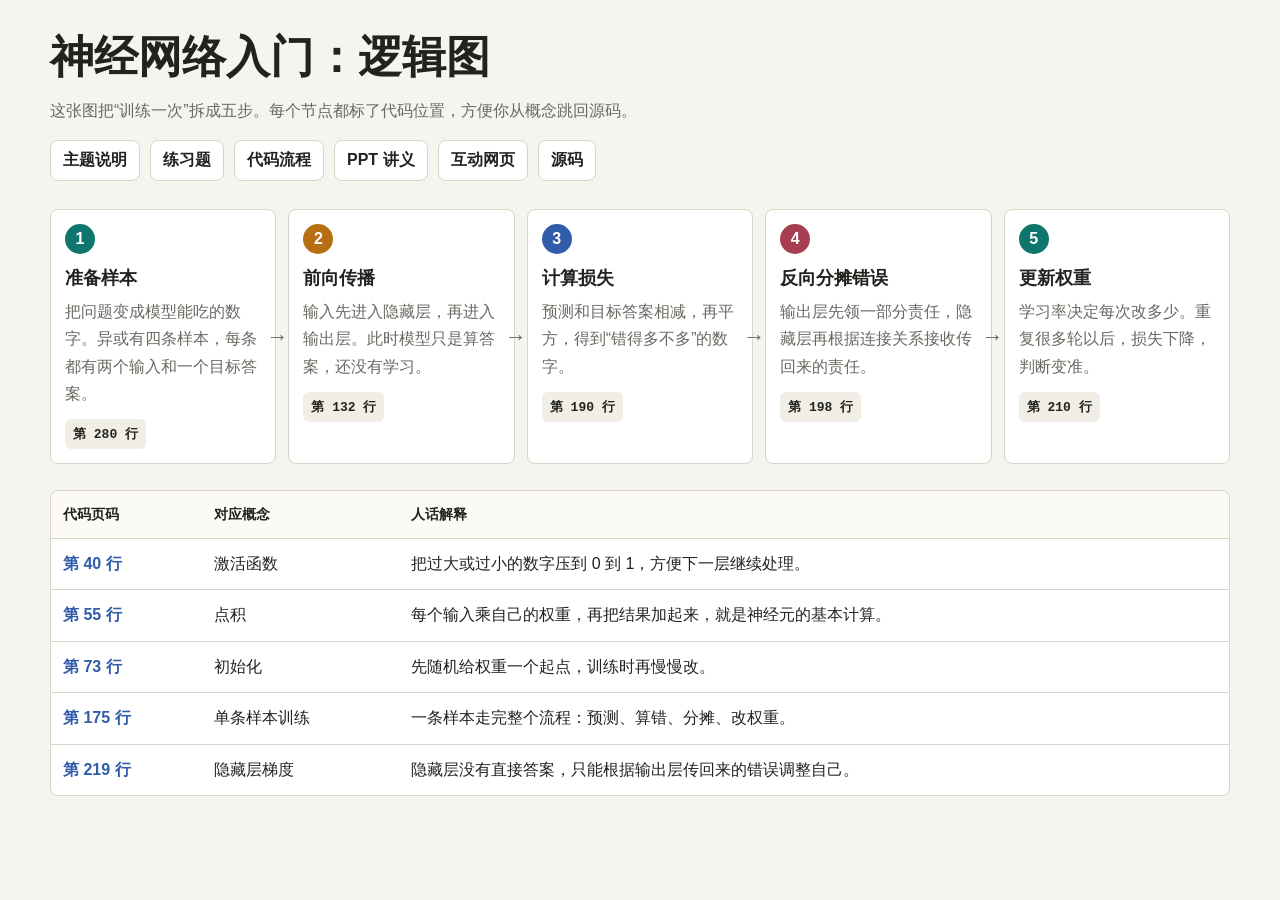
<file: topics/01-neural-network-basics/logic-map.html>
<!doctype html>
<html lang="zh-CN">
<head>
  <meta charset="utf-8" />
  <meta name="viewport" content="width=device-width, initial-scale=1" />
  <title>神经网络入门：逻辑图</title>
  <style>
    :root {
      --paper: #f6f4ee;
      --ink: #22231f;
      --muted: #676a61;
      --line: #d9d4c7;
      --teal: #0f766e;
      --amber: #b86f14;
      --blue: #315caa;
      --rose: #a83e51;
      --white: #ffffff;
    }

    * {
      box-sizing: border-box;
    }

    body {
      margin: 0;
      font-family: "Microsoft YaHei", "PingFang SC", "Segoe UI", sans-serif;
      color: var(--ink);
      background: var(--paper);
    }

    header,
    main {
      width: min(1180px, calc(100% - 32px));
      margin: 0 auto;
    }

    header {
      padding: 28px 0 18px;
    }

    h1 {
      margin: 0 0 10px;
      font-size: clamp(28px, 4vw, 44px);
      letter-spacing: 0;
    }

    p {
      margin: 0;
      color: var(--muted);
      line-height: 1.7;
    }

    .toolbar {
      display: flex;
      flex-wrap: wrap;
      gap: 10px;
      margin-top: 16px;
    }

    a {
      color: var(--blue);
      font-weight: 700;
      text-decoration: none;
    }

    .button {
      border: 1px solid var(--line);
      border-radius: 8px;
      padding: 9px 12px;
      background: var(--white);
      color: var(--ink);
    }

    .flow {
      display: grid;
      grid-template-columns: repeat(5, minmax(180px, 1fr));
      gap: 12px;
      overflow-x: auto;
      padding: 10px 0 26px;
    }

    .node {
      border: 1px solid var(--line);
      border-radius: 8px;
      background: var(--white);
      min-height: 205px;
      padding: 14px;
      position: relative;
    }

    .node::after {
      content: "→";
      position: absolute;
      right: -13px;
      top: 50%;
      transform: translateY(-50%);
      color: var(--muted);
      font-size: 22px;
      font-weight: 800;
    }

    .node:last-child::after {
      content: "";
    }

    .index {
      width: 30px;
      height: 30px;
      border-radius: 50%;
      display: grid;
      place-items: center;
      color: var(--white);
      font-weight: 800;
      background: var(--teal);
    }

    .node:nth-child(2) .index { background: var(--amber); }
    .node:nth-child(3) .index { background: var(--blue); }
    .node:nth-child(4) .index { background: var(--rose); }

    h2 {
      margin: 12px 0 8px;
      font-size: 18px;
      letter-spacing: 0;
    }

    .code {
      display: inline-block;
      margin-top: 12px;
      border-radius: 6px;
      padding: 6px 8px;
      background: #f0eee5;
      color: var(--ink);
      font-family: Consolas, "Courier New", monospace;
      font-size: 13px;
    }

    .panel {
      margin: 0 0 34px;
      border: 1px solid var(--line);
      border-radius: 8px;
      background: var(--white);
      overflow: hidden;
    }

    table {
      width: 100%;
      border-collapse: collapse;
    }

    th,
    td {
      border-bottom: 1px solid var(--line);
      padding: 12px;
      text-align: left;
      vertical-align: top;
      line-height: 1.65;
    }

    th {
      background: #fbfaf5;
      font-size: 14px;
    }

    tr:last-child td {
      border-bottom: 0;
    }

    @media (max-width: 980px) {
      .flow {
        grid-template-columns: repeat(5, 220px);
      }
    }
  </style>
</head>
<body>
  <header>
    <h1>神经网络入门：逻辑图</h1>
    <p>这张图把“训练一次”拆成五步。每个节点都标了代码位置，方便你从概念跳回源码。</p>
    <nav class="toolbar" aria-label="页面导航">
      <a class="button" href="README.md">主题说明</a>
      <a class="button" href="quiz.html">练习题</a>
      <a class="button" href="code-flow.html">代码流程</a>
      <a class="button" href="slides.html">PPT 讲义</a>
      <a class="button" href="demo-web/index.html">互动网页</a>
      <a class="button" href="demo-project/mlp_from_scratch.py">源码</a>
    </nav>
  </header>

  <main>
    <section class="flow" aria-label="训练流程">
      <article class="node">
        <div class="index">1</div>
        <h2>准备样本</h2>
        <p>把问题变成模型能吃的数字。异或有四条样本，每条都有两个输入和一个目标答案。</p>
        <a class="code" href="demo-project/mlp_from_scratch.py#L280">第 280 行</a>
      </article>
      <article class="node">
        <div class="index">2</div>
        <h2>前向传播</h2>
        <p>输入先进入隐藏层，再进入输出层。此时模型只是算答案，还没有学习。</p>
        <a class="code" href="demo-project/mlp_from_scratch.py#L132">第 132 行</a>
      </article>
      <article class="node">
        <div class="index">3</div>
        <h2>计算损失</h2>
        <p>预测和目标答案相减，再平方，得到“错得多不多”的数字。</p>
        <a class="code" href="demo-project/mlp_from_scratch.py#L190">第 190 行</a>
      </article>
      <article class="node">
        <div class="index">4</div>
        <h2>反向分摊错误</h2>
        <p>输出层先领一部分责任，隐藏层再根据连接关系接收传回来的责任。</p>
        <a class="code" href="demo-project/mlp_from_scratch.py#L198">第 198 行</a>
      </article>
      <article class="node">
        <div class="index">5</div>
        <h2>更新权重</h2>
        <p>学习率决定每次改多少。重复很多轮以后，损失下降，判断变准。</p>
        <a class="code" href="demo-project/mlp_from_scratch.py#L210">第 210 行</a>
      </article>
    </section>

    <section class="panel" aria-label="代码行号表">
      <table>
        <thead>
          <tr>
            <th>代码页码</th>
            <th>对应概念</th>
            <th>人话解释</th>
          </tr>
        </thead>
        <tbody>
          <tr>
            <td><a href="demo-project/mlp_from_scratch.py#L40">第 40 行</a></td>
            <td>激活函数</td>
            <td>把过大或过小的数字压到 0 到 1，方便下一层继续处理。</td>
          </tr>
          <tr>
            <td><a href="demo-project/mlp_from_scratch.py#L55">第 55 行</a></td>
            <td>点积</td>
            <td>每个输入乘自己的权重，再把结果加起来，就是神经元的基本计算。</td>
          </tr>
          <tr>
            <td><a href="demo-project/mlp_from_scratch.py#L73">第 73 行</a></td>
            <td>初始化</td>
            <td>先随机给权重一个起点，训练时再慢慢改。</td>
          </tr>
          <tr>
            <td><a href="demo-project/mlp_from_scratch.py#L175">第 175 行</a></td>
            <td>单条样本训练</td>
            <td>一条样本走完整个流程：预测、算错、分摊、改权重。</td>
          </tr>
          <tr>
            <td><a href="demo-project/mlp_from_scratch.py#L219">第 219 行</a></td>
            <td>隐藏层梯度</td>
            <td>隐藏层没有直接答案，只能根据输出层传回来的错误调整自己。</td>
          </tr>
        </tbody>
      </table>
    </section>
  </main>
</body>
</html>
</file>
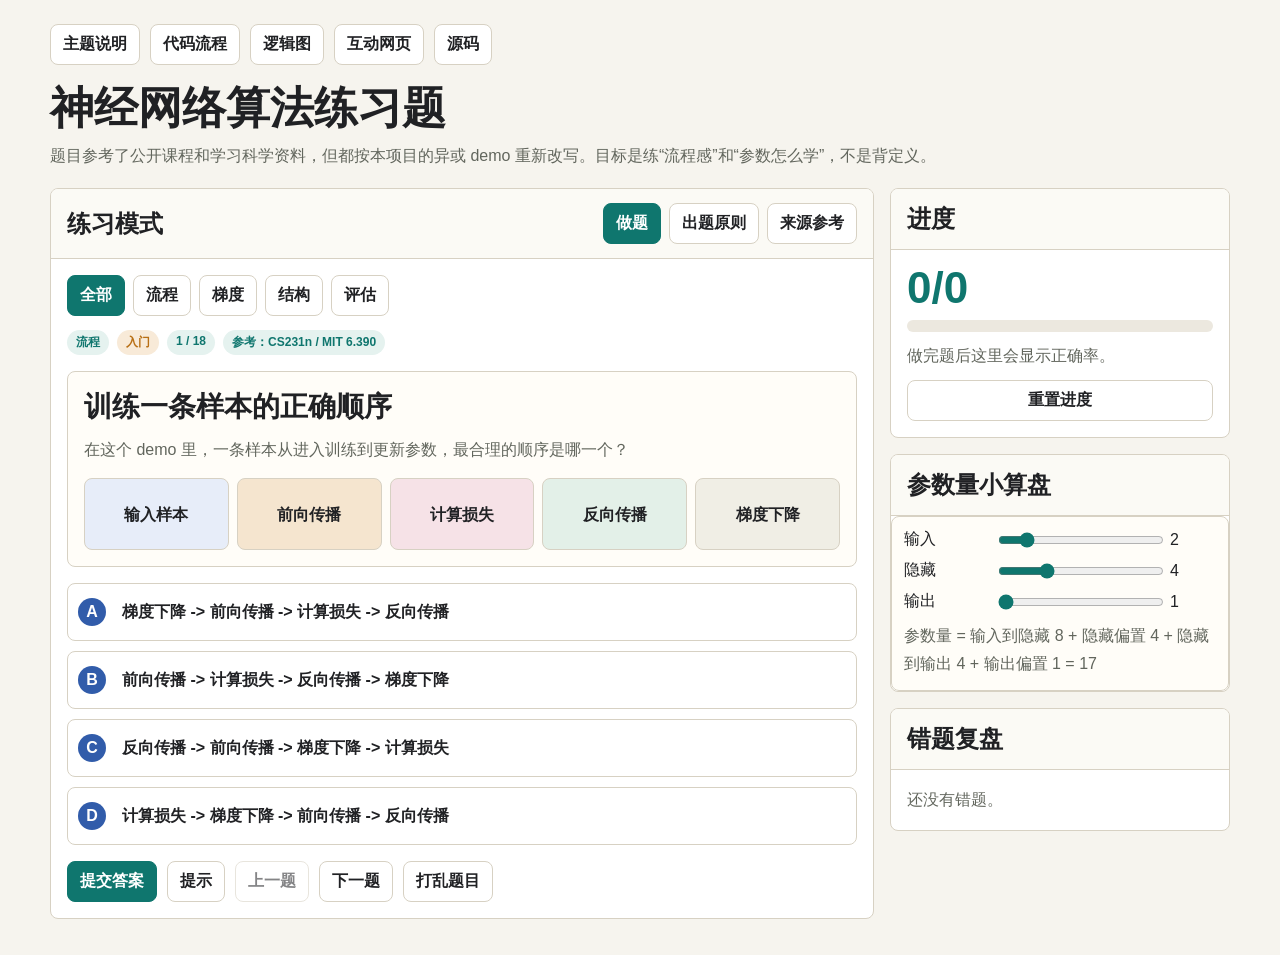
<file: topics/01-neural-network-basics/quiz.html>
<!doctype html>
<html lang="zh-CN">
<head>
  <meta charset="utf-8" />
  <meta name="viewport" content="width=device-width, initial-scale=1" />
  <title>神经网络算法练习题</title>
  <style>
    :root {
      --paper: #f6f4ee;
      --ink: #202124;
      --muted: #62665d;
      --line: #d7d1c3;
      --white: #ffffff;
      --teal: #0f766e;
      --blue: #315caa;
      --amber: #b86f14;
      --rose: #a83e51;
      --green: #2f7d4f;
      --soft-blue: #e7edf9;
      --soft-amber: #f5e5cf;
      --soft-green: #e3f0e8;
      --soft-rose: #f6e2e7;
    }

    * {
      box-sizing: border-box;
    }

    body {
      margin: 0;
      color: var(--ink);
      background: var(--paper);
      font-family: "Microsoft YaHei", "PingFang SC", "Segoe UI", sans-serif;
    }

    header,
    main {
      width: min(1180px, calc(100% - 32px));
      margin: 0 auto;
    }

    header {
      padding: 24px 0 18px;
    }

    .nav {
      display: flex;
      flex-wrap: wrap;
      gap: 10px;
      margin-bottom: 18px;
    }

    a,
    button {
      border: 1px solid var(--line);
      border-radius: 8px;
      padding: 9px 12px;
      color: var(--ink);
      background: var(--white);
      font: inherit;
      font-weight: 700;
      text-decoration: none;
      cursor: pointer;
    }

    button.primary,
    button.active {
      color: var(--white);
      border-color: var(--teal);
      background: var(--teal);
    }

    button:disabled {
      cursor: not-allowed;
      opacity: 0.55;
    }

    h1 {
      margin: 0 0 10px;
      font-size: clamp(28px, 4vw, 44px);
      line-height: 1.12;
      letter-spacing: 0;
    }

    h2,
    h3 {
      margin: 0;
      letter-spacing: 0;
    }

    p {
      margin: 0;
      color: var(--muted);
      line-height: 1.75;
    }

    main {
      display: grid;
      grid-template-columns: minmax(0, 1fr) 340px;
      gap: 16px;
      padding-bottom: 36px;
    }

    .panel {
      border: 1px solid var(--line);
      border-radius: 8px;
      overflow: hidden;
      background: var(--white);
    }

    .panel-head {
      display: flex;
      align-items: center;
      justify-content: space-between;
      gap: 12px;
      padding: 14px 16px;
      border-bottom: 1px solid var(--line);
      background: #fbfaf5;
    }

    .panel-body {
      padding: 16px;
    }

    .tabs,
    .filters {
      display: flex;
      flex-wrap: wrap;
      gap: 8px;
    }

    .filters {
      margin-bottom: 14px;
    }

    .question-card {
      display: grid;
      gap: 16px;
      min-height: 500px;
    }

    .meta {
      display: flex;
      flex-wrap: wrap;
      gap: 8px;
    }

    .tag {
      border-radius: 999px;
      padding: 4px 9px;
      font-size: 12px;
      font-weight: 800;
      color: var(--teal);
      background: #e5f2ef;
    }

    .tag.level {
      color: var(--amber);
      background: #f8ead8;
    }

    .stem {
      border-radius: 8px;
      padding: 16px;
      background: #fffdf8;
      border: 1px solid var(--line);
    }

    .stem h2 {
      margin-bottom: 10px;
      font-size: clamp(20px, 2.5vw, 28px);
    }

    .visual {
      display: grid;
      grid-template-columns: repeat(5, 1fr);
      gap: 8px;
      align-items: stretch;
      margin-top: 14px;
    }

    .flow-box {
      display: grid;
      place-items: center;
      min-height: 72px;
      border: 1px solid var(--line);
      border-radius: 8px;
      padding: 8px;
      text-align: center;
      line-height: 1.45;
      background: var(--soft-blue);
      font-weight: 800;
    }

    .flow-box:nth-child(2) { background: var(--soft-amber); }
    .flow-box:nth-child(3) { background: var(--soft-rose); }
    .flow-box:nth-child(4) { background: var(--soft-green); }
    .flow-box:nth-child(5) { background: #f0eee5; }

    .options {
      display: grid;
      gap: 10px;
    }

    .option {
      display: grid;
      grid-template-columns: 34px 1fr;
      gap: 10px;
      align-items: center;
      width: 100%;
      min-height: 58px;
      border: 1px solid var(--line);
      border-radius: 8px;
      padding: 10px;
      text-align: left;
      background: var(--white);
    }

    .option:hover {
      border-color: var(--teal);
    }

    .option.selected {
      border-color: var(--blue);
      background: var(--soft-blue);
    }

    .option.correct {
      border-color: var(--green);
      background: var(--soft-green);
    }

    .option.wrong {
      border-color: var(--rose);
      background: var(--soft-rose);
    }

    .letter {
      display: grid;
      place-items: center;
      width: 28px;
      aspect-ratio: 1;
      border-radius: 50%;
      color: var(--white);
      background: var(--blue);
      font-weight: 900;
    }

    .answer-input {
      display: grid;
      gap: 10px;
    }

    input[type="text"] {
      width: 100%;
      min-height: 46px;
      border: 1px solid var(--line);
      border-radius: 8px;
      padding: 10px 12px;
      font: inherit;
      background: var(--white);
    }

    .actions {
      display: flex;
      flex-wrap: wrap;
      gap: 10px;
    }

    .feedback {
      display: none;
      border-radius: 8px;
      padding: 14px;
      line-height: 1.75;
      background: var(--soft-green);
      border: 1px solid #bad9c4;
    }

    .feedback.show {
      display: block;
    }

    .feedback.wrong {
      background: var(--soft-rose);
      border-color: #e1b7bf;
    }

    .feedback strong {
      display: block;
      margin-bottom: 4px;
      color: var(--ink);
    }

    .side {
      display: grid;
      gap: 16px;
      align-content: start;
    }

    .score {
      display: grid;
      gap: 10px;
    }

    .score-number {
      font-size: 44px;
      line-height: 1;
      font-weight: 900;
      color: var(--teal);
    }

    .bar {
      height: 12px;
      border-radius: 999px;
      overflow: hidden;
      background: #ece8df;
    }

    .bar-fill {
      height: 100%;
      width: 0%;
      background: linear-gradient(90deg, var(--teal), var(--blue));
      transition: width 160ms ease;
    }

    .principles,
    .sources,
    .wrong-list {
      display: grid;
      gap: 10px;
      line-height: 1.7;
    }

    .principle {
      border-radius: 8px;
      padding: 12px;
      background: #fffdf8;
      border: 1px solid var(--line);
    }

    .principle strong {
      display: block;
      margin-bottom: 4px;
    }

    .source-link,
    .wrong-item {
      border: 1px solid var(--line);
      border-radius: 8px;
      padding: 10px;
      background: #fffdf8;
      color: var(--ink);
      font-weight: 700;
    }

    .hidden {
      display: none;
    }

    .calc {
      display: grid;
      gap: 10px;
      border: 1px solid var(--line);
      border-radius: 8px;
      padding: 12px;
      background: #fffdf8;
    }

    .calc-row {
      display: grid;
      grid-template-columns: 84px 1fr 46px;
      gap: 8px;
      align-items: center;
    }

    input[type="range"] {
      width: 100%;
      accent-color: var(--teal);
    }

    @media (max-width: 940px) {
      main {
        grid-template-columns: 1fr;
      }

      .visual {
        grid-template-columns: 1fr;
      }

      .panel-head {
        display: grid;
      }
    }
  </style>
</head>
<body>
  <header>
    <nav class="nav" aria-label="页面导航">
      <a href="README.md">主题说明</a>
      <a href="code-flow.html">代码流程</a>
      <a href="logic-map.html">逻辑图</a>
      <a href="demo-web/index.html">互动网页</a>
      <a href="demo-project/mlp_from_scratch.py">源码</a>
    </nav>
    <h1>神经网络算法练习题</h1>
    <p>题目参考了公开课程和学习科学资料，但都按本项目的异或 demo 重新改写。目标是练“流程感”和“参数怎么学”，不是背定义。</p>
  </header>

  <main>
    <section class="panel">
      <div class="panel-head">
        <h2 id="panelTitle">练习模式</h2>
        <div class="tabs">
          <button class="active" data-view="quiz">做题</button>
          <button data-view="principles">出题原则</button>
          <button data-view="sources">来源参考</button>
        </div>
      </div>

      <div class="panel-body" id="quizView">
        <div class="filters" aria-label="题目筛选">
          <button class="active" data-filter="all">全部</button>
          <button data-filter="流程">流程</button>
          <button data-filter="梯度">梯度</button>
          <button data-filter="结构">结构</button>
          <button data-filter="评估">评估</button>
        </div>

        <article class="question-card">
          <div class="meta" id="questionMeta"></div>
          <div class="stem">
            <h2 id="questionTitle"></h2>
            <p id="questionStem"></p>
            <div class="visual" id="questionVisual"></div>
          </div>

          <div class="options" id="options"></div>
          <div class="answer-input hidden" id="answerInputWrap">
            <input id="answerInput" type="text" autocomplete="off" />
          </div>

          <div class="actions">
            <button class="primary" id="submitAnswer">提交答案</button>
            <button id="showHint">提示</button>
            <button id="prevQuestion">上一题</button>
            <button id="nextQuestion">下一题</button>
            <button id="shuffleQuestions">打乱题目</button>
          </div>

          <div class="feedback" id="feedback"></div>
        </article>
      </div>

      <div class="panel-body hidden" id="principlesView">
        <div class="principles">
          <article class="principle">
            <strong>1. 先流程，后名词</strong>
            <span>第一组题先问训练顺序、前向传播和预测阶段，避免一上来陷进公式。</span>
          </article>
          <article class="principle">
            <strong>2. 每个概念都问“分工”</strong>
            <span>反向传播、梯度下降、损失函数、阈值这些词容易混，所以题目会让你区分谁负责答题、谁负责算责任、谁负责改参数。</span>
          </article>
          <article class="principle">
            <strong>3. 小计算只服务直觉</strong>
            <span>参数量、loss、梯度方向这些题只用低维数字，让你看清结构，不把练习变成纯算术。</span>
          </article>
          <article class="principle">
            <strong>4. 题目必须有即时反馈</strong>
            <span>每题提交后直接给解释，错题会进入复盘列表。这样做是为了让题目成为学习过程，而不是单纯打分。</span>
          </article>
          <article class="principle">
            <strong>5. 混合题型</strong>
            <span>选择题负责快速辨析，填空题负责主动回忆，计算题负责把公式落到变量上。</span>
          </article>
          <article class="principle">
            <strong>6. 从本项目代码出发</strong>
            <span>所有题都能对应到 `mlp_from_scratch.py` 的流程，避免学完题却看不回代码。</span>
          </article>
        </div>
      </div>

      <div class="panel-body hidden" id="sourcesView">
        <div class="sources">
          <a class="source-link" href="https://cs231n.github.io/neural-networks-3/">CS231n：训练过程、学习率、训练/验证表现、参数更新</a>
          <a class="source-link" href="https://cs231n.github.io/optimization-2/">CS231n：反向传播、计算图、链式法则</a>
          <a class="source-link" href="https://introml.mit.edu/notes/neural_networks.html">MIT 6.390：神经元公式、层、激活函数、反向传播流程</a>
          <a class="source-link" href="https://www.cmu.edu/teaching/resources/instructionalstrategies/activelearningstrategies/retrievalpractice/index.html">CMU Eberly Center：检索练习、低风险测验、反馈</a>
        </div>
      </div>
    </section>

    <aside class="side">
      <section class="panel">
        <div class="panel-head">
          <h2>进度</h2>
        </div>
        <div class="panel-body score">
          <div class="score-number" id="scoreNumber">0/0</div>
          <div class="bar"><div class="bar-fill" id="barFill"></div></div>
          <p id="scoreText">做完题后这里会显示正确率。</p>
          <button id="resetProgress">重置进度</button>
        </div>
      </section>

      <section class="panel">
        <div class="panel-head">
          <h2>参数量小算盘</h2>
        </div>
        <div class="panel-body calc">
          <div class="calc-row">
            <label for="calcInput">输入</label>
            <input id="calcInput" type="range" min="1" max="8" value="2" />
            <span id="calcInputValue">2</span>
          </div>
          <div class="calc-row">
            <label for="calcHidden">隐藏</label>
            <input id="calcHidden" type="range" min="1" max="12" value="4" />
            <span id="calcHiddenValue">4</span>
          </div>
          <div class="calc-row">
            <label for="calcOutput">输出</label>
            <input id="calcOutput" type="range" min="1" max="6" value="1" />
            <span id="calcOutputValue">1</span>
          </div>
          <p id="calcResult"></p>
        </div>
      </section>

      <section class="panel">
        <div class="panel-head">
          <h2>错题复盘</h2>
        </div>
        <div class="panel-body wrong-list" id="wrongList">
          <p>还没有错题。</p>
        </div>
      </section>
    </aside>
  </main>

  <script>
    const questions = [
      {
        id: "flow-1",
        category: "流程",
        level: "入门",
        type: "choice",
        title: "训练一条样本的正确顺序",
        stem: "在这个 demo 里，一条样本从进入训练到更新参数，最合理的顺序是哪一个？",
        visual: ["输入样本", "前向传播", "计算损失", "反向传播", "梯度下降"],
        options: [
          "前向传播 -> 计算损失 -> 反向传播 -> 梯度下降",
          "梯度下降 -> 前向传播 -> 计算损失 -> 反向传播",
          "反向传播 -> 前向传播 -> 梯度下降 -> 计算损失",
          "计算损失 -> 梯度下降 -> 前向传播 -> 反向传播"
        ],
        correct: 0,
        hint: "先答题，才知道错多少；知道错多少，才能算责任；算完责任，才改参数。",
        explanation: "训练流程是：用当前参数先算预测，再用预测和答案算 loss，然后反向算梯度，最后用梯度下降改参数。",
        source: "CS231n / MIT 6.390"
      },
      {
        id: "flow-2",
        category: "流程",
        level: "入门",
        type: "choice",
        title: "训练完为什么还要 forward",
        stem: "训练结束后，`predict()` 内部还会调用 `forward()`。这说明什么？",
        options: [
          "预测阶段也要用当前参数答题，但不算 loss、不改参数",
          "训练没有结束，模型还在继续反向传播",
          "forward 只负责更新权重",
          "predict 会重新随机初始化参数"
        ],
        correct: 0,
        hint: "训练阶段和预测阶段都会答题；区别在于预测阶段不学习。",
        explanation: "`forward()` 是通用答题函数。训练时 forward 后还要算 loss 和更新参数；预测时只取 prediction。",
        source: "MIT 6.390"
      },
      {
        id: "neuron-1",
        category: "结构",
        level: "入门",
        type: "choice",
        title: "神经元像什么",
        stem: "用高中函数来类比，一个神经元最像下面哪一个？",
        options: [
          "activation(w1*x1 + w2*x2 + b)",
          "x1 + x2，不带任何参数",
          "只会输出 0 或 1 的固定规则",
          "一个不依赖输入的随机数"
        ],
        correct: 0,
        hint: "权重像系数，偏置像常数项，激活函数再套一层。",
        explanation: "神经元先做加权求和，再加偏置，最后经过激活函数。没有激活函数，多层线性组合仍然只是线性函数。",
        source: "MIT 6.390"
      },
      {
        id: "structure-1",
        category: "结构",
        level: "入门",
        type: "choice",
        title: "隐藏层为什么叫隐藏层",
        stem: "隐藏层的“隐藏”最准确指什么？",
        options: [
          "它夹在输入和输出之间，是模型内部自己学出的中间表示",
          "它的代码不能被人看到",
          "它的参数不会参与训练",
          "它只在训练后才出现"
        ],
        correct: 0,
        hint: "输入和输出我们直接看得到，中间表示通常不直接由人规定。",
        explanation: "隐藏层不是原始输入，也不是最终答案。它的每个神经元可能学到某种中间特征，但这个含义不一定能直接翻译成人话。",
        source: "MIT 6.390"
      },
      {
        id: "activation-1",
        category: "结构",
        level: "进阶",
        type: "choice",
        title: "为什么需要非线性激活",
        stem: "如果一个多层网络每层都只是线性变换，没有非线性激活，会怎样？",
        options: [
          "多层线性变换合起来仍然等价于一层线性变换",
          "模型会自动变成 Transformer",
          "反向传播无法计算任何梯度",
          "参数量会变成 0"
        ],
        correct: 0,
        hint: "线性函数套线性函数，结果还是线性函数。",
        explanation: "非线性激活让网络能表达弯曲、分段、组合的关系。MIT 6.390 的说明里也强调，纯线性多层不会增加表达能力。",
        source: "MIT 6.390"
      },
      {
        id: "loss-1",
        category: "梯度",
        level: "入门",
        type: "choice",
        title: "error 和 loss 的分工",
        stem: "在 `error = prediction - target` 和 `loss = 0.5 * error * error` 里，哪个说法更准确？",
        options: [
          "error 有方向，loss 衡量错得多不多",
          "loss 有正负号，error 永远非负",
          "error 和 loss 完全一样",
          "loss 只在预测阶段使用"
        ],
        correct: 0,
        hint: "平方会把正负号去掉。",
        explanation: "`error` 能表示预测偏高还是偏低；`loss` 把错误程度变成非负数字，方便优化。",
        source: "本项目 demo"
      },
      {
        id: "loss-2",
        category: "梯度",
        level: "计算",
        type: "text",
        title: "计算一个简单 loss",
        stem: "如果 prediction = 0.8，target = 1.0，按 `0.5 * error * error` 计算 loss，结果是多少？",
        answer: ["0.02", ".02"],
        placeholder: "输入 loss 数值",
        hint: "error = 0.8 - 1.0 = -0.2；平方后是 0.04。",
        explanation: "loss = 0.5 * (-0.2)² = 0.5 * 0.04 = 0.02。",
        source: "本项目 demo"
      },
      {
        id: "grad-1",
        category: "梯度",
        level: "入门",
        type: "choice",
        title: "反向传播和梯度下降",
        stem: "哪句话最准确？",
        options: [
          "反向传播算梯度，梯度下降用梯度改参数",
          "反向传播直接把输入变成输出",
          "梯度下降负责计算 prediction",
          "反向传播只在预测阶段使用"
        ],
        correct: 0,
        hint: "一个算责任，一个动手改。",
        explanation: "反向传播沿计算链路把 loss 对各参数的梯度算出来；梯度下降执行 `参数 -= 学习率 * 梯度`。",
        source: "CS231n / MIT 6.390"
      },
      {
        id: "grad-2",
        category: "梯度",
        level: "入门",
        type: "choice",
        title: "更新公式里的减号",
        stem: "`参数 = 参数 - 学习率 * 梯度` 里的减号是什么意思？",
        options: [
          "梯度指向 loss 增加方向，所以要反着走",
          "减号是为了让参数永远变小",
          "减号表示删除这个参数",
          "减号只对 sigmoid 有效"
        ],
        correct: 0,
        hint: "梯度是上坡最快方向，训练要下坡。",
        explanation: "梯度方向是 loss 上升最快方向。我们想最小化 loss，所以沿负梯度方向更新。",
        source: "CS231n"
      },
      {
        id: "grad-3",
        category: "梯度",
        level: "计算",
        type: "text",
        title: "一步参数更新",
        stem: "如果参数 w = 2.0，gradient = 3.0，learning_rate = 0.1，更新后的 w 是多少？",
        answer: ["1.7", "1.70"],
        placeholder: "输入更新后的参数值",
        hint: "w_new = 2.0 - 0.1 * 3.0。",
        explanation: "w_new = 2.0 - 0.3 = 1.7。梯度为正，说明增大 w 会让 loss 增大，所以这一步把 w 减小。",
        source: "CS231n"
      },
      {
        id: "param-1",
        category: "结构",
        level: "计算",
        type: "text",
        title: "2-4-1 网络有几个参数",
        stem: "这个 demo 是 2 个输入、4 个隐藏神经元、1 个输出。包含权重和偏置，总参数量是多少？",
        answer: ["17"],
        placeholder: "输入总参数量",
        hint: "输入到隐藏层权重 2*4，隐藏偏置 4，隐藏到输出权重 4*1，输出偏置 1。",
        explanation: "总参数 = 2*4 + 4 + 4*1 + 1 = 17。",
        source: "MIT 6.390 / 本项目 demo"
      },
      {
        id: "init-1",
        category: "结构",
        level: "入门",
        type: "choice",
        title: "为什么随机初始化",
        stem: "为什么权重通常不全部初始化成同一个值？",
        options: [
          "否则多个神经元容易保持对称，学成同一种东西",
          "因为随机数可以直接替代训练",
          "因为 loss 不能处理 0",
          "因为偏置必须永远是负数"
        ],
        correct: 0,
        hint: "如果每个神经元起点一样，它们看到的梯度也可能很像。",
        explanation: "随机初始化能打破对称，让不同神经元从不同起点学习。MIT 6.390 也强调初始化会影响训练信号。",
        source: "MIT 6.390"
      },
      {
        id: "lr-1",
        category: "梯度",
        level: "入门",
        type: "choice",
        title: "学习率是什么",
        stem: "学习率最像下面哪个东西？",
        options: [
          "沿负梯度方向走路时的步长控制器",
          "训练数据里的正确答案",
          "模型最终输出的类别数",
          "隐藏层自动学出的公式"
        ],
        correct: 0,
        hint: "梯度告诉方向和坡度，学习率控制敢迈多大。",
        explanation: "学习率是人设定的超参数。太大可能冲过低点，太小会学得很慢。",
        source: "CS231n"
      },
      {
        id: "multi-1",
        category: "评估",
        level: "进阶",
        type: "choice",
        title: "多分类怎么比较答案",
        stem: "如果输出是猫、狗、鸟、车这类没有大小关系的状态，训练时通常怎么比较预测和参考答案？",
        options: [
          "让模型输出每类分数或概率，再惩罚正确类别概率太低",
          "直接计算 狗 - 猫",
          "只看类别名字的字母顺序",
          "不需要损失函数"
        ],
        correct: 0,
        hint: "类别没有数值差值，所以比较的是分布。",
        explanation: "多分类一般用 logits/softmax/交叉熵这条线：输出每个类别的分数，训练时推高正确类别。",
        source: "MIT 6.390"
      },
      {
        id: "eval-1",
        category: "评估",
        level: "入门",
        type: "choice",
        title: "训练集和验证集",
        stem: "如果训练集表现很好、验证集表现很差，通常说明什么？",
        options: [
          "模型可能过拟合，背了训练题但泛化不好",
          "模型一定太小，应该继续加参数",
          "学习率一定为 0",
          "验证集应该拿来反向传播改参数"
        ],
        correct: 0,
        hint: "训练题会做，模拟考不会做。",
        explanation: "CS231n 提到训练/验证表现的差距能反映过拟合；常见处理是更多数据、正则化、早停或降低复杂度。",
        source: "CS231n"
      },
      {
        id: "eval-2",
        category: "评估",
        level: "进阶",
        type: "choice",
        title: "loss 曲线一直乱跳",
        stem: "训练时 loss 下降方向大体对，但每步抖动很明显。一个常见原因是什么？",
        options: [
          "batch 太小，梯度噪声比较大",
          "前向传播不存在",
          "隐藏层不参与训练",
          "所有参数都已经最优"
        ],
        correct: 0,
        hint: "每次只看少量样本，方向会更嘈杂。",
        explanation: "CS231n 说明 batch size 越小，loss 的 wiggle 越明显；完整数据 batch 的更新更平滑，但计算更重。",
        source: "CS231n"
      },
      {
        id: "check-1",
        category: "评估",
        level: "进阶",
        type: "choice",
        title: "为什么先过拟合一个小数据集",
        stem: "训练完整数据前，先让模型过拟合一个很小的数据子集，有什么意义？",
        options: [
          "检查代码和模型有没有基本学习能力",
          "证明模型已经能泛化到所有新数据",
          "跳过损失函数",
          "让验证集参与训练"
        ],
        correct: 0,
        hint: "小题都做不会，就别急着做整张试卷。",
        explanation: "CS231n 建议先在很小的数据集上做 sanity check，确认模型能把小样本学到很低 loss，再训练完整数据。",
        source: "CS231n"
      },
      {
        id: "retrieval-1",
        category: "流程",
        level: "入门",
        type: "choice",
        title: "为什么题目要马上给反馈",
        stem: "这个练习页每题提交后马上解释，主要是为了什么？",
        options: [
          "让做题成为学习过程，而不是只打分",
          "让模型训练得更快",
          "让 loss 自动下降",
          "让隐藏层变少"
        ],
        correct: 0,
        hint: "错题后马上知道错在哪里，记忆会更稳。",
        explanation: "CMU Eberly Center 的检索练习资料强调，测验可以是学习机会；有反馈时，即使答错也能帮助学习。",
        source: "CMU Eberly Center"
      }
    ];

    let activeFilter = "all";
    let order = questions.map((_, index) => index);
    let currentPosition = 0;
    const state = new Map();
    const optionOrders = new Map();

    const quizView = document.querySelector("#quizView");
    const principlesView = document.querySelector("#principlesView");
    const sourcesView = document.querySelector("#sourcesView");
    const panelTitle = document.querySelector("#panelTitle");
    const questionMeta = document.querySelector("#questionMeta");
    const questionTitle = document.querySelector("#questionTitle");
    const questionStem = document.querySelector("#questionStem");
    const questionVisual = document.querySelector("#questionVisual");
    const optionsWrap = document.querySelector("#options");
    const answerInputWrap = document.querySelector("#answerInputWrap");
    const answerInput = document.querySelector("#answerInput");
    const feedback = document.querySelector("#feedback");
    const submitButton = document.querySelector("#submitAnswer");
    const showHintButton = document.querySelector("#showHint");
    const prevButton = document.querySelector("#prevQuestion");
    const nextButton = document.querySelector("#nextQuestion");
    const shuffleButton = document.querySelector("#shuffleQuestions");
    const scoreNumber = document.querySelector("#scoreNumber");
    const scoreText = document.querySelector("#scoreText");
    const barFill = document.querySelector("#barFill");
    const resetButton = document.querySelector("#resetProgress");
    const wrongList = document.querySelector("#wrongList");

    function filteredOrder() {
      if (activeFilter === "all") return order;
      return order.filter((index) => questions[index].category === activeFilter);
    }

    function currentQuestion() {
      const list = filteredOrder();
      return questions[list[currentPosition]];
    }

    function normalizeText(value) {
      return value.trim().toLowerCase().replace(/\s+/g, "");
    }

    function buildOptionOrder(question, questionIndex) {
      if (question.type !== "choice") return [];
      const optionIndexes = question.options.map((_, index) => index);
      const otherIndexes = optionIndexes.filter((index) => index !== question.correct);
      const desiredCorrectPosition = (questionIndex + 1) % question.options.length;
      otherIndexes.splice(desiredCorrectPosition, 0, question.correct);
      return otherIndexes;
    }

    function getOptionOrder(question) {
      if (!optionOrders.has(question.id)) {
        const questionIndex = questions.findIndex((item) => item.id === question.id);
        optionOrders.set(question.id, buildOptionOrder(question, questionIndex));
      }
      return optionOrders.get(question.id);
    }

    function renderVisual(question) {
      questionVisual.innerHTML = "";
      if (!question.visual) return;
      question.visual.forEach((item) => {
        const box = document.createElement("div");
        box.className = "flow-box";
        box.textContent = item;
        questionVisual.appendChild(box);
      });
    }

    function renderQuestion() {
      const list = filteredOrder();
      if (list.length === 0) {
        questionTitle.textContent = "这个筛选下没有题目";
        questionStem.textContent = "换一个分类试试。";
        questionMeta.innerHTML = "";
        optionsWrap.innerHTML = "";
        questionVisual.innerHTML = "";
        answerInputWrap.classList.add("hidden");
        return;
      }

      currentPosition = Math.max(0, Math.min(currentPosition, list.length - 1));
      const question = currentQuestion();
      const saved = state.get(question.id);

      questionMeta.innerHTML = `
        <span class="tag">${question.category}</span>
        <span class="tag level">${question.level}</span>
        <span class="tag">${currentPosition + 1} / ${list.length}</span>
        <span class="tag">参考：${question.source}</span>
      `;
      questionTitle.textContent = question.title;
      questionStem.textContent = question.stem;
      renderVisual(question);
      feedback.className = "feedback";
      feedback.innerHTML = "";
      optionsWrap.innerHTML = "";
      answerInputWrap.classList.toggle("hidden", question.type !== "text");
      answerInput.value = saved?.textAnswer || "";
      answerInput.placeholder = question.placeholder || "输入答案";

      if (question.type === "choice") {
        const visibleOptionOrder = getOptionOrder(question);
        visibleOptionOrder.forEach((optionIndex, displayIndex) => {
          const option = question.options[optionIndex];
          const button = document.createElement("button");
          button.className = "option";
          button.innerHTML = `<span class="letter">${String.fromCharCode(65 + displayIndex)}</span><span>${option}</span>`;
          button.addEventListener("click", () => {
            const latest = state.get(question.id) || {};
            if (latest.submitted) return;
            state.set(question.id, { ...latest, selected: optionIndex });
            renderQuestion();
          });
          if (saved?.selected === optionIndex) button.classList.add("selected");
          if (saved?.submitted && optionIndex === question.correct) button.classList.add("correct");
          if (saved?.submitted && saved.selected === optionIndex && optionIndex !== question.correct) button.classList.add("wrong");
          optionsWrap.appendChild(button);
        });
      }

      if (saved?.submitted) {
        showFeedback(question, saved.correct);
      }

      prevButton.disabled = currentPosition === 0;
      nextButton.disabled = currentPosition === list.length - 1;
      updateScore();
    }

    function showFeedback(question, isCorrect, hintOnly = false) {
      feedback.className = `feedback show ${isCorrect ? "" : "wrong"}`;
      if (hintOnly) {
        feedback.className = "feedback show";
        feedback.innerHTML = `<strong>提示</strong>${question.hint}`;
        return;
      }
      feedback.innerHTML = `
        <strong>${isCorrect ? "答对了" : "还差一点"}</strong>
        ${question.explanation}
      `;
    }

    function submitAnswer() {
      const question = currentQuestion();
      const saved = state.get(question.id) || {};
      let correct = false;
      let nextState = { ...saved, submitted: true };

      if (question.type === "choice") {
        if (saved.selected === undefined) {
          showFeedback(question, false, true);
          return;
        }
        correct = saved.selected === question.correct;
      } else {
        const value = answerInput.value;
        correct = question.answer.some((item) => normalizeText(item) === normalizeText(value));
        nextState.textAnswer = value;
      }

      nextState.correct = correct;
      state.set(question.id, nextState);
      renderQuestion();
    }

    function updateScore() {
      const attempted = [...state.values()].filter((item) => item.submitted);
      const correct = attempted.filter((item) => item.correct).length;
      scoreNumber.textContent = `${correct}/${attempted.length}`;
      const percent = attempted.length === 0 ? 0 : Math.round((correct / attempted.length) * 100);
      barFill.style.width = `${percent}%`;
      scoreText.textContent = attempted.length === 0
        ? "做完题后这里会显示正确率。"
        : `正确率 ${percent}%；当前筛选不会清空进度。`;
      renderWrongList();
    }

    function renderWrongList() {
      const wrongItems = questions.filter((question) => {
        const item = state.get(question.id);
        return item?.submitted && !item.correct;
      });

      if (wrongItems.length === 0) {
        wrongList.innerHTML = "<p>还没有错题。</p>";
        return;
      }

      wrongList.innerHTML = "";
      wrongItems.forEach((question) => {
        const button = document.createElement("button");
        button.className = "wrong-item";
        button.textContent = `${question.category}：${question.title}`;
        button.addEventListener("click", () => {
          activeFilter = "all";
          document.querySelectorAll("[data-filter]").forEach((item) => item.classList.toggle("active", item.dataset.filter === "all"));
          const list = filteredOrder();
          currentPosition = list.indexOf(questions.indexOf(question));
          renderQuestion();
        });
        wrongList.appendChild(button);
      });
    }

    function shuffleCurrentOrder() {
      for (let index = order.length - 1; index > 0; index -= 1) {
        const target = Math.floor(Math.random() * (index + 1));
        [order[index], order[target]] = [order[target], order[index]];
      }
      currentPosition = 0;
      renderQuestion();
    }

    document.querySelectorAll("[data-view]").forEach((button) => {
      button.addEventListener("click", () => {
        const view = button.dataset.view;
        document.querySelectorAll("[data-view]").forEach((item) => item.classList.toggle("active", item === button));
        quizView.classList.toggle("hidden", view !== "quiz");
        principlesView.classList.toggle("hidden", view !== "principles");
        sourcesView.classList.toggle("hidden", view !== "sources");
        panelTitle.textContent = view === "quiz" ? "练习模式" : view === "principles" ? "出题原则" : "来源参考";
      });
    });

    document.querySelectorAll("[data-filter]").forEach((button) => {
      button.addEventListener("click", () => {
        activeFilter = button.dataset.filter;
        currentPosition = 0;
        document.querySelectorAll("[data-filter]").forEach((item) => item.classList.toggle("active", item === button));
        renderQuestion();
      });
    });

    submitButton.addEventListener("click", submitAnswer);
    showHintButton.addEventListener("click", () => showFeedback(currentQuestion(), true, true));
    prevButton.addEventListener("click", () => {
      currentPosition -= 1;
      renderQuestion();
    });
    nextButton.addEventListener("click", () => {
      currentPosition += 1;
      renderQuestion();
    });
    shuffleButton.addEventListener("click", shuffleCurrentOrder);
    resetButton.addEventListener("click", () => {
      state.clear();
      renderQuestion();
    });
    answerInput.addEventListener("keydown", (event) => {
      if (event.key === "Enter") submitAnswer();
    });

    const calcControls = {
      input: document.querySelector("#calcInput"),
      hidden: document.querySelector("#calcHidden"),
      output: document.querySelector("#calcOutput")
    };
    const calcLabels = {
      input: document.querySelector("#calcInputValue"),
      hidden: document.querySelector("#calcHiddenValue"),
      output: document.querySelector("#calcOutputValue"),
      result: document.querySelector("#calcResult")
    };

    function renderCalc() {
      const input = Number(calcControls.input.value);
      const hidden = Number(calcControls.hidden.value);
      const output = Number(calcControls.output.value);
      const params = input * hidden + hidden + hidden * output + output;
      calcLabels.input.textContent = input;
      calcLabels.hidden.textContent = hidden;
      calcLabels.output.textContent = output;
      calcLabels.result.textContent =
        `参数量 = 输入到隐藏 ${input * hidden} + 隐藏偏置 ${hidden} + 隐藏到输出 ${hidden * output} + 输出偏置 ${output} = ${params}`;
    }

    Object.values(calcControls).forEach((control) => control.addEventListener("input", renderCalc));
    renderCalc();
    renderQuestion();
  </script>
</body>
</html>
</file>
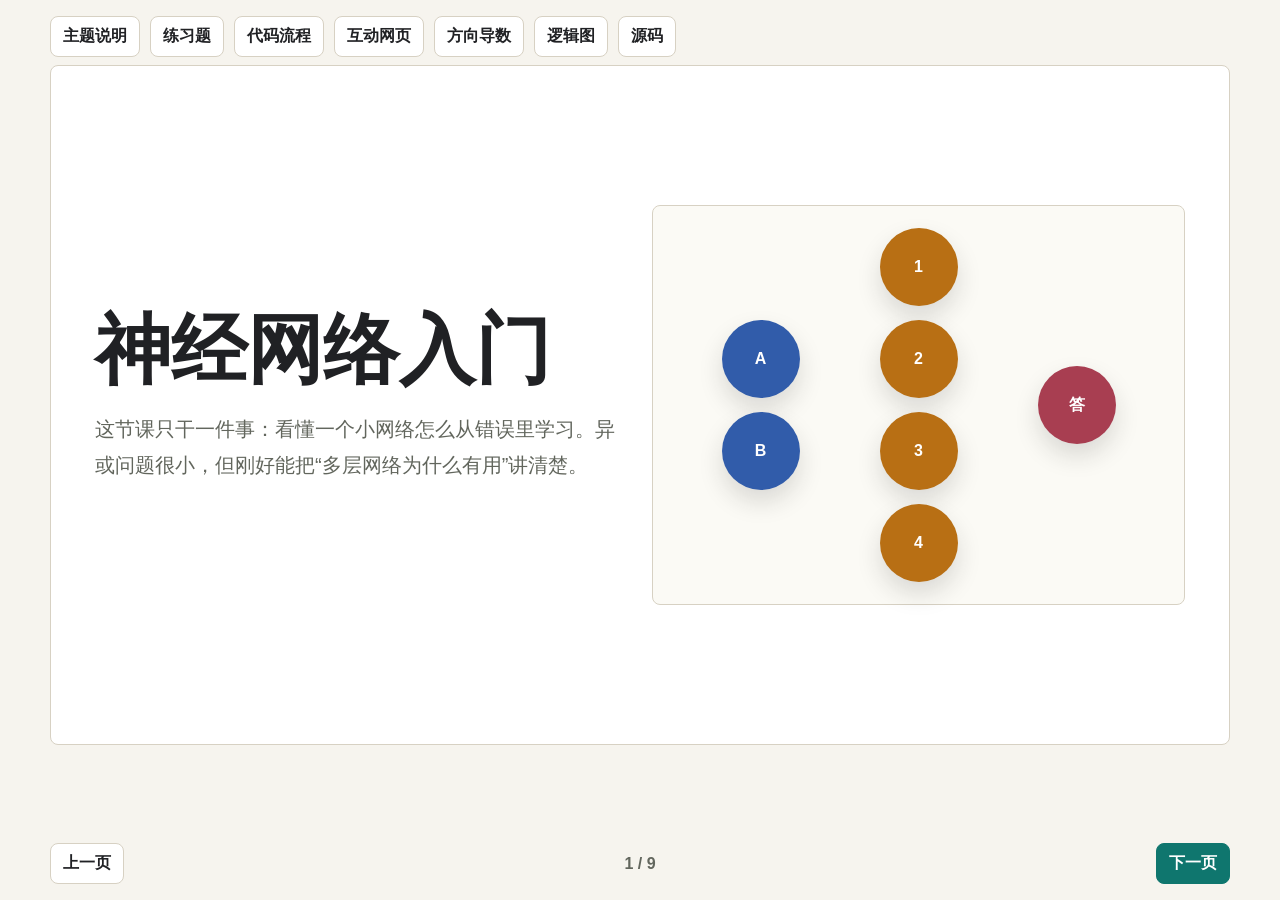
<file: topics/01-neural-network-basics/slides.html>
<!doctype html>
<html lang="zh-CN">
<head>
  <meta charset="utf-8" />
  <meta name="viewport" content="width=device-width, initial-scale=1" />
  <title>神经网络入门 PPT</title>
  <style>
    :root {
      --paper: #f6f4ee;
      --ink: #202124;
      --muted: #62665d;
      --line: #d7d1c3;
      --white: #ffffff;
      --teal: #0f766e;
      --amber: #b86f14;
      --blue: #315caa;
      --rose: #a83e51;
    }

    * {
      box-sizing: border-box;
    }

    body {
      margin: 0;
      font-family: "Microsoft YaHei", "PingFang SC", "Segoe UI", sans-serif;
      color: var(--ink);
      background: var(--paper);
    }

    .deck {
      min-height: 100vh;
      display: grid;
      grid-template-rows: auto 1fr auto;
    }

    nav,
    footer {
      width: min(1180px, calc(100% - 32px));
      margin: 0 auto;
    }

    nav {
      display: flex;
      flex-wrap: wrap;
      gap: 10px;
      padding: 16px 0 8px;
    }

    a,
    button {
      border: 1px solid var(--line);
      border-radius: 8px;
      padding: 9px 12px;
      background: var(--white);
      color: var(--ink);
      font: inherit;
      font-weight: 700;
      text-decoration: none;
      cursor: pointer;
    }

    button.primary {
      color: var(--white);
      background: var(--teal);
      border-color: var(--teal);
    }

    .slide {
      width: min(1180px, calc(100% - 32px));
      margin: 0 auto 16px;
      min-height: min(680px, calc(100vh - 120px));
      border: 1px solid var(--line);
      border-radius: 8px;
      background: var(--white);
      padding: clamp(22px, 4vw, 44px);
      display: none;
      overflow: hidden;
    }

    .slide.active {
      display: grid;
      align-content: center;
      gap: 24px;
    }

    h1,
    h2 {
      margin: 0;
      letter-spacing: 0;
      line-height: 1.12;
    }

    h1 {
      font-size: clamp(34px, 7vw, 76px);
    }

    h2 {
      font-size: clamp(28px, 5vw, 54px);
    }

    p,
    li {
      color: var(--muted);
      line-height: 1.78;
      font-size: clamp(16px, 2vw, 20px);
    }

    ul {
      margin: 0;
      padding-left: 1.2em;
    }

    .two {
      display: grid;
      grid-template-columns: 1fr 1fr;
      gap: 24px;
      align-items: center;
    }

    .visual {
      border: 1px solid var(--line);
      border-radius: 8px;
      min-height: 320px;
      padding: 22px;
      background: #fbfaf5;
      display: grid;
      place-items: center;
    }

    .network {
      display: grid;
      grid-template-columns: repeat(3, 130px);
      gap: 28px;
      align-items: center;
    }

    .layer {
      display: grid;
      gap: 14px;
      justify-items: center;
    }

    .node {
      width: 78px;
      aspect-ratio: 1;
      border-radius: 50%;
      display: grid;
      place-items: center;
      color: var(--white);
      font-weight: 900;
      box-shadow: 0 12px 24px rgba(32, 33, 36, 0.15);
    }

    .input { background: var(--blue); }
    .hidden { background: var(--amber); }
    .output { background: var(--rose); }

    .formula {
      display: grid;
      gap: 12px;
      width: min(520px, 100%);
    }

    .formula div {
      border-radius: 8px;
      padding: 14px;
      background: #f0eee5;
      font-family: Consolas, "Courier New", monospace;
      font-size: 18px;
      overflow-wrap: anywhere;
    }

    .cards {
      display: grid;
      grid-template-columns: repeat(3, 1fr);
      gap: 12px;
    }

    .card {
      border: 1px solid var(--line);
      border-radius: 8px;
      padding: 14px;
      min-height: 158px;
      background: #fffdf8;
    }

    .card strong {
      display: block;
      margin-bottom: 8px;
      color: var(--ink);
      font-size: 18px;
    }

    .code {
      margin: 0;
      border-radius: 8px;
      padding: 16px;
      background: #202124;
      color: #f7f7f2;
      font-family: Consolas, "Courier New", monospace;
      font-size: 15px;
      line-height: 1.7;
      overflow-x: auto;
    }

    footer {
      display: flex;
      justify-content: space-between;
      align-items: center;
      gap: 12px;
      padding: 0 0 16px;
    }

    #counter {
      color: var(--muted);
      font-weight: 700;
    }

    @media (max-width: 880px) {
      .two,
      .cards {
        grid-template-columns: 1fr;
      }

      .slide {
        min-height: auto;
      }

      .network {
        grid-template-columns: 1fr;
      }
    }
  </style>
</head>
<body>
  <div class="deck">
    <nav aria-label="页面导航">
      <a href="README.md">主题说明</a>
      <a href="quiz.html">练习题</a>
      <a href="code-flow.html">代码流程</a>
      <a href="demo-web/index.html">互动网页</a>
      <a href="demo-web/directional-derivative.html">方向导数</a>
      <a href="logic-map.html">逻辑图</a>
      <a href="demo-project/mlp_from_scratch.py">源码</a>
    </nav>

    <main>
      <section class="slide active">
        <div class="two">
          <div>
            <h1>神经网络入门</h1>
            <p>这节课只干一件事：看懂一个小网络怎么从错误里学习。异或问题很小，但刚好能把“多层网络为什么有用”讲清楚。</p>
          </div>
          <div class="visual">
            <div class="network" aria-label="2-4-1 网络示意">
              <div class="layer">
                <div class="node input">A</div>
                <div class="node input">B</div>
              </div>
              <div class="layer">
                <div class="node hidden">1</div>
                <div class="node hidden">2</div>
                <div class="node hidden">3</div>
                <div class="node hidden">4</div>
              </div>
              <div class="layer">
                <div class="node output">答</div>
              </div>
            </div>
          </div>
        </div>
      </section>

      <section class="slide">
        <h2>先看目的和流程</h2>
        <div class="cards">
          <article class="card">
            <strong>前向传播</strong>
            <p>用当前参数先答题，把输入算成 prediction。</p>
          </article>
          <article class="card">
            <strong>计算损失</strong>
            <p>把 prediction 和参考答案比较，得到错得多不多。</p>
          </article>
          <article class="card">
            <strong>反向传播</strong>
            <p>从 loss 往回算，找每个参数对错误的责任。</p>
          </article>
          <article class="card">
            <strong>梯度下降</strong>
            <p>按负梯度方向改参数，让下一轮 loss 更低。</p>
          </article>
          <article class="card">
            <strong>重复训练</strong>
            <p>一轮轮答题、算错、算责任、改参数。</p>
          </article>
          <article class="card">
            <strong>最终目标</strong>
            <p>找到一组参数，让异或样本预测足够准。</p>
          </article>
        </div>
      </section>

      <section class="slide">
        <h2>术语先翻成人话</h2>
        <div class="cards">
          <article class="card">
            <strong>神经元</strong>
            <p>白话：一个小计算器。它把输入乘权重，加偏置，再输出一个信号。</p>
          </article>
          <article class="card">
            <strong>权重</strong>
            <p>白话：输入的音量旋钮。权重大，这个输入对答案影响更大。</p>
          </article>
          <article class="card">
            <strong>偏置</strong>
            <p>白话：基础倾向。没有明显输入时，神经元也可以偏向开或关。</p>
          </article>
        </div>
      </section>

      <section class="slide">
        <div class="two">
          <div>
            <h2>前向传播</h2>
            <p>前向传播（forward pass，白话：从输入一路算到答案）只负责算，不负责学习。</p>
            <p>在代码里看第 132 行：输入先进入隐藏层，再进入输出层，最后得到预测分数。</p>
          </div>
          <div class="visual">
            <div class="formula">
              <div>输入 * 权重 + 偏置 = 原始分数</div>
              <div>激活函数(原始分数) = 输出分数</div>
              <div>输出分数 >= 0.5，就判断为 1</div>
            </div>
          </div>
        </div>
      </section>

      <section class="slide">
        <h2>为什么需要损失</h2>
        <div class="two">
          <div>
            <p>损失函数（loss function，白话：把错得多不多变成数字）让模型知道自己离答案有多远。</p>
            <p>本节用的是“差距平方的一半”。平方会放大大错误，方便模型优先修正明显错误。</p>
          </div>
          <pre class="code">error = prediction - target
loss = 0.5 * error * error</pre>
        </div>
      </section>

      <section class="slide">
        <h2>反向传播在做什么</h2>
        <div class="cards">
          <article class="card">
            <strong>1. 输出层先认错</strong>
            <p>预测离目标越远，输出层要改得越明显。</p>
          </article>
          <article class="card">
            <strong>2. 隐藏层分摊责任</strong>
            <p>隐藏层没有直接答案，只能根据输出层传回来的错误调整。</p>
          </article>
          <article class="card">
            <strong>3. 学习率控制步子</strong>
            <p>步子太小会慢，步子太大可能越改越乱。</p>
          </article>
        </div>
      </section>

      <section class="slide">
        <h2>为什么这个技术栈适合</h2>
        <div class="cards">
          <article class="card">
            <strong>Python 标准库</strong>
            <p>不安装依赖。适合把权重、损失、梯度更新全写出来。</p>
          </article>
          <article class="card">
            <strong>HTML + CSS</strong>
            <p>适合画节点、层、信号流，让抽象概念变成图。</p>
          </article>
          <article class="card">
            <strong>JavaScript</strong>
            <p>适合滑块互动，拖一下就能看到输出怎么变。</p>
          </article>
        </div>
      </section>

      <section class="slide">
        <h2>语法配套</h2>
        <div class="two">
          <ul>
            <li>`class`：把网络的数据和动作包在一起。</li>
            <li>`for` 循环：反复更新每个权重。</li>
            <li>`enumerate`：同时拿到序号和值，适合改列表里的对应位置。</li>
            <li>`list[float]`：表示这里期待一组小数。</li>
          </ul>
          <pre class="code">for index, hidden_value in enumerate(hidden_outputs):
    gradient = output_delta * float(hidden_value)
    self.output_weights[index] -= learning_rate * gradient</pre>
        </div>
      </section>

      <section class="slide">
        <h2>动手改这几个参数</h2>
        <div class="cards">
          <article class="card">
            <strong>训练轮数</strong>
            <p>`epochs=8000`。改小会看到模型还没学够。</p>
          </article>
          <article class="card">
            <strong>学习率</strong>
            <p>`learning_rate=0.7`。改太小会慢，改太大可能不稳。</p>
          </article>
          <article class="card">
            <strong>隐藏神经元</strong>
            <p>`hidden_size = 4`。改成 2 可能更容易卡住。</p>
          </article>
        </div>
      </section>
    </main>

    <footer>
      <button id="prev">上一页</button>
      <span id="counter">1 / 8</span>
      <button id="next" class="primary">下一页</button>
    </footer>
  </div>

  <script>
    const slides = Array.from(document.querySelectorAll(".slide"));
    const prev = document.querySelector("#prev");
    const next = document.querySelector("#next");
    const counter = document.querySelector("#counter");
    let current = 0;

    function show(index) {
      current = Math.max(0, Math.min(index, slides.length - 1));
      slides.forEach((slide, slideIndex) => {
        slide.classList.toggle("active", slideIndex === current);
      });
      counter.textContent = `${current + 1} / ${slides.length}`;
      prev.disabled = current === 0;
      next.disabled = current === slides.length - 1;
    }

    prev.addEventListener("click", () => show(current - 1));
    next.addEventListener("click", () => show(current + 1));
    document.addEventListener("keydown", (event) => {
      if (event.key === "ArrowLeft") show(current - 1);
      if (event.key === "ArrowRight") show(current + 1);
    });

    show(0);
  </script>
</body>
</html>
</file>
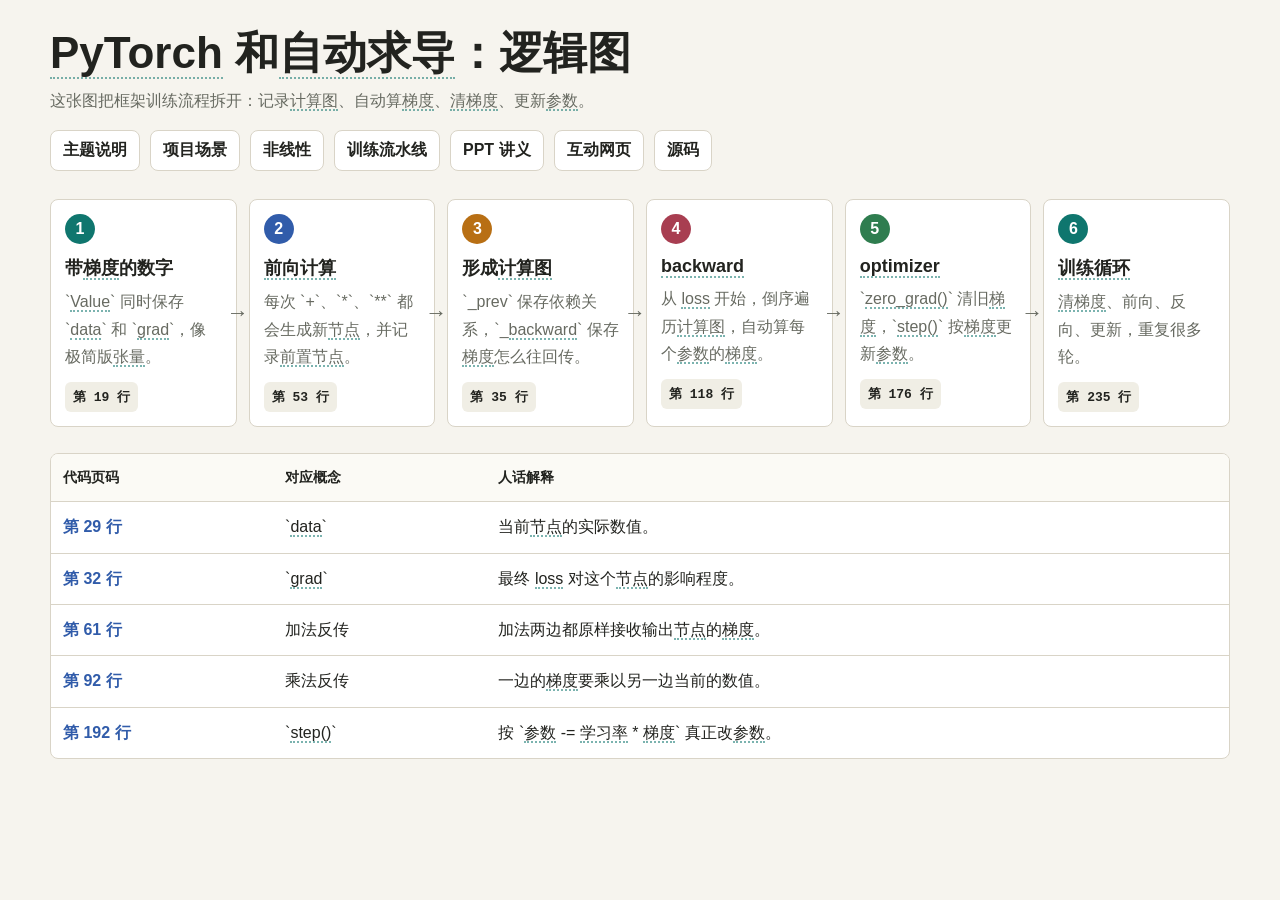
<file: topics/02-pytorch-autograd/logic-map.html>
<!doctype html>
<html lang="zh-CN">
<head>
  <meta charset="utf-8" />
  <meta name="viewport" content="width=device-width, initial-scale=1" />
  <title>PyTorch 和自动求导：逻辑图</title>
  <link rel="stylesheet" href="glossary.css" />
  <style>
    :root {
      --paper: #f6f4ee;
      --ink: #22231f;
      --muted: #676a61;
      --line: #d9d4c7;
      --teal: #0f766e;
      --blue: #315caa;
      --amber: #b86f14;
      --rose: #a83e51;
      --green: #2f7d4f;
      --white: #ffffff;
    }

    * { box-sizing: border-box; }

    body {
      margin: 0;
      color: var(--ink);
      background: var(--paper);
      font-family: "Microsoft YaHei", "PingFang SC", "Segoe UI", sans-serif;
    }

    header,
    main {
      width: min(1180px, calc(100% - 32px));
      margin: 0 auto;
    }

    header { padding: 28px 0 18px; }

    h1 {
      margin: 0 0 10px;
      font-size: clamp(28px, 4vw, 44px);
      line-height: 1.12;
      letter-spacing: 0;
    }

    p {
      margin: 0;
      color: var(--muted);
      line-height: 1.7;
    }

    .toolbar {
      display: flex;
      flex-wrap: wrap;
      gap: 10px;
      margin-top: 16px;
    }

    a {
      color: var(--blue);
      font-weight: 700;
      text-decoration: none;
    }

    .button {
      border: 1px solid var(--line);
      border-radius: 8px;
      padding: 9px 12px;
      color: var(--ink);
      background: var(--white);
    }

    .flow {
      display: grid;
      grid-template-columns: repeat(6, minmax(170px, 1fr));
      gap: 12px;
      overflow-x: auto;
      padding: 10px 0 26px;
    }

    .node {
      position: relative;
      min-height: 218px;
      border: 1px solid var(--line);
      border-radius: 8px;
      padding: 14px;
      background: var(--white);
    }

    .node::after {
      content: "→";
      position: absolute;
      right: -13px;
      top: 50%;
      transform: translateY(-50%);
      color: var(--muted);
      font-size: 22px;
      font-weight: 900;
    }

    .node:last-child::after { content: ""; }

    .index {
      width: 30px;
      height: 30px;
      border-radius: 50%;
      display: grid;
      place-items: center;
      color: var(--white);
      background: var(--teal);
      font-weight: 900;
    }

    .node:nth-child(2) .index { background: var(--blue); }
    .node:nth-child(3) .index { background: var(--amber); }
    .node:nth-child(4) .index { background: var(--rose); }
    .node:nth-child(5) .index { background: var(--green); }

    h2 {
      margin: 12px 0 8px;
      font-size: 18px;
      letter-spacing: 0;
    }

    .code {
      display: inline-block;
      margin-top: 12px;
      border-radius: 6px;
      padding: 6px 8px;
      color: var(--ink);
      background: #f0eee5;
      font-family: Consolas, "Courier New", monospace;
      font-size: 13px;
    }

    .panel {
      margin: 0 0 34px;
      border: 1px solid var(--line);
      border-radius: 8px;
      overflow: hidden;
      background: var(--white);
    }

    table {
      width: 100%;
      border-collapse: collapse;
    }

    th,
    td {
      border-bottom: 1px solid var(--line);
      padding: 12px;
      text-align: left;
      vertical-align: top;
      line-height: 1.65;
    }

    th {
      background: #fbfaf5;
      font-size: 14px;
    }

    tr:last-child td { border-bottom: 0; }

    @media (max-width: 980px) {
      .flow { grid-template-columns: repeat(6, 220px); }
    }
  </style>
</head>
<body>
  <header>
    <h1>PyTorch 和自动求导：逻辑图</h1>
    <p>这张图把框架训练流程拆开：记录计算图、自动算梯度、清梯度、更新参数。</p>
    <nav class="toolbar" aria-label="页面导航">
      <a class="button" href="README.md">主题说明</a>
      <a class="button" href="scenario.html">项目场景</a>
      <a class="button" href="nonlinearity.html">非线性</a>
      <a class="button" href="training-pipeline.html">训练流水线</a>
      <a class="button" href="slides.html">PPT 讲义</a>
      <a class="button" href="demo-web/index.html">互动网页</a>
      <a class="button" href="demo-project/mini_autograd.py">源码</a>
    </nav>
  </header>

  <main>
    <section class="flow" aria-label="自动求导流程">
      <article class="node">
        <div class="index">1</div>
        <h2>带梯度的数字</h2>
        <p>`Value` 同时保存 `data` 和 `grad`，像极简版张量。</p>
        <a class="code" href="demo-project/mini_autograd.py#L19">第 19 行</a>
      </article>
      <article class="node">
        <div class="index">2</div>
        <h2>前向计算</h2>
        <p>每次 `+`、`*`、`**` 都会生成新节点，并记录前置节点。</p>
        <a class="code" href="demo-project/mini_autograd.py#L53">第 53 行</a>
      </article>
      <article class="node">
        <div class="index">3</div>
        <h2>形成计算图</h2>
        <p>`_prev` 保存依赖关系，`_backward` 保存梯度怎么往回传。</p>
        <a class="code" href="demo-project/mini_autograd.py#L35">第 35 行</a>
      </article>
      <article class="node">
        <div class="index">4</div>
        <h2>backward</h2>
        <p>从 loss 开始，倒序遍历计算图，自动算每个参数的梯度。</p>
        <a class="code" href="demo-project/mini_autograd.py#L118">第 118 行</a>
      </article>
      <article class="node">
        <div class="index">5</div>
        <h2>optimizer</h2>
        <p>`zero_grad()` 清旧梯度，`step()` 按梯度更新参数。</p>
        <a class="code" href="demo-project/mini_autograd.py#L176">第 176 行</a>
      </article>
      <article class="node">
        <div class="index">6</div>
        <h2>训练循环</h2>
        <p>清梯度、前向、反向、更新，重复很多轮。</p>
        <a class="code" href="demo-project/mini_autograd.py#L235">第 235 行</a>
      </article>
    </section>

    <section class="panel" aria-label="代码行号表">
      <table>
        <thead>
          <tr>
            <th>代码页码</th>
            <th>对应概念</th>
            <th>人话解释</th>
          </tr>
        </thead>
        <tbody>
          <tr>
            <td><a href="demo-project/mini_autograd.py#L29">第 29 行</a></td>
            <td>`data`</td>
            <td>当前节点的实际数值。</td>
          </tr>
          <tr>
            <td><a href="demo-project/mini_autograd.py#L32">第 32 行</a></td>
            <td>`grad`</td>
            <td>最终 loss 对这个节点的影响程度。</td>
          </tr>
          <tr>
            <td><a href="demo-project/mini_autograd.py#L61">第 61 行</a></td>
            <td>加法反传</td>
            <td>加法两边都原样接收输出节点的梯度。</td>
          </tr>
          <tr>
            <td><a href="demo-project/mini_autograd.py#L92">第 92 行</a></td>
            <td>乘法反传</td>
            <td>一边的梯度要乘以另一边当前的数值。</td>
          </tr>
          <tr>
            <td><a href="demo-project/mini_autograd.py#L192">第 192 行</a></td>
            <td>`step()`</td>
            <td>按 `参数 -= 学习率 * 梯度` 真正改参数。</td>
          </tr>
        </tbody>
      </table>
    </section>
  </main>
  <script src="glossary.js"></script>
</body>
</html>
</file>
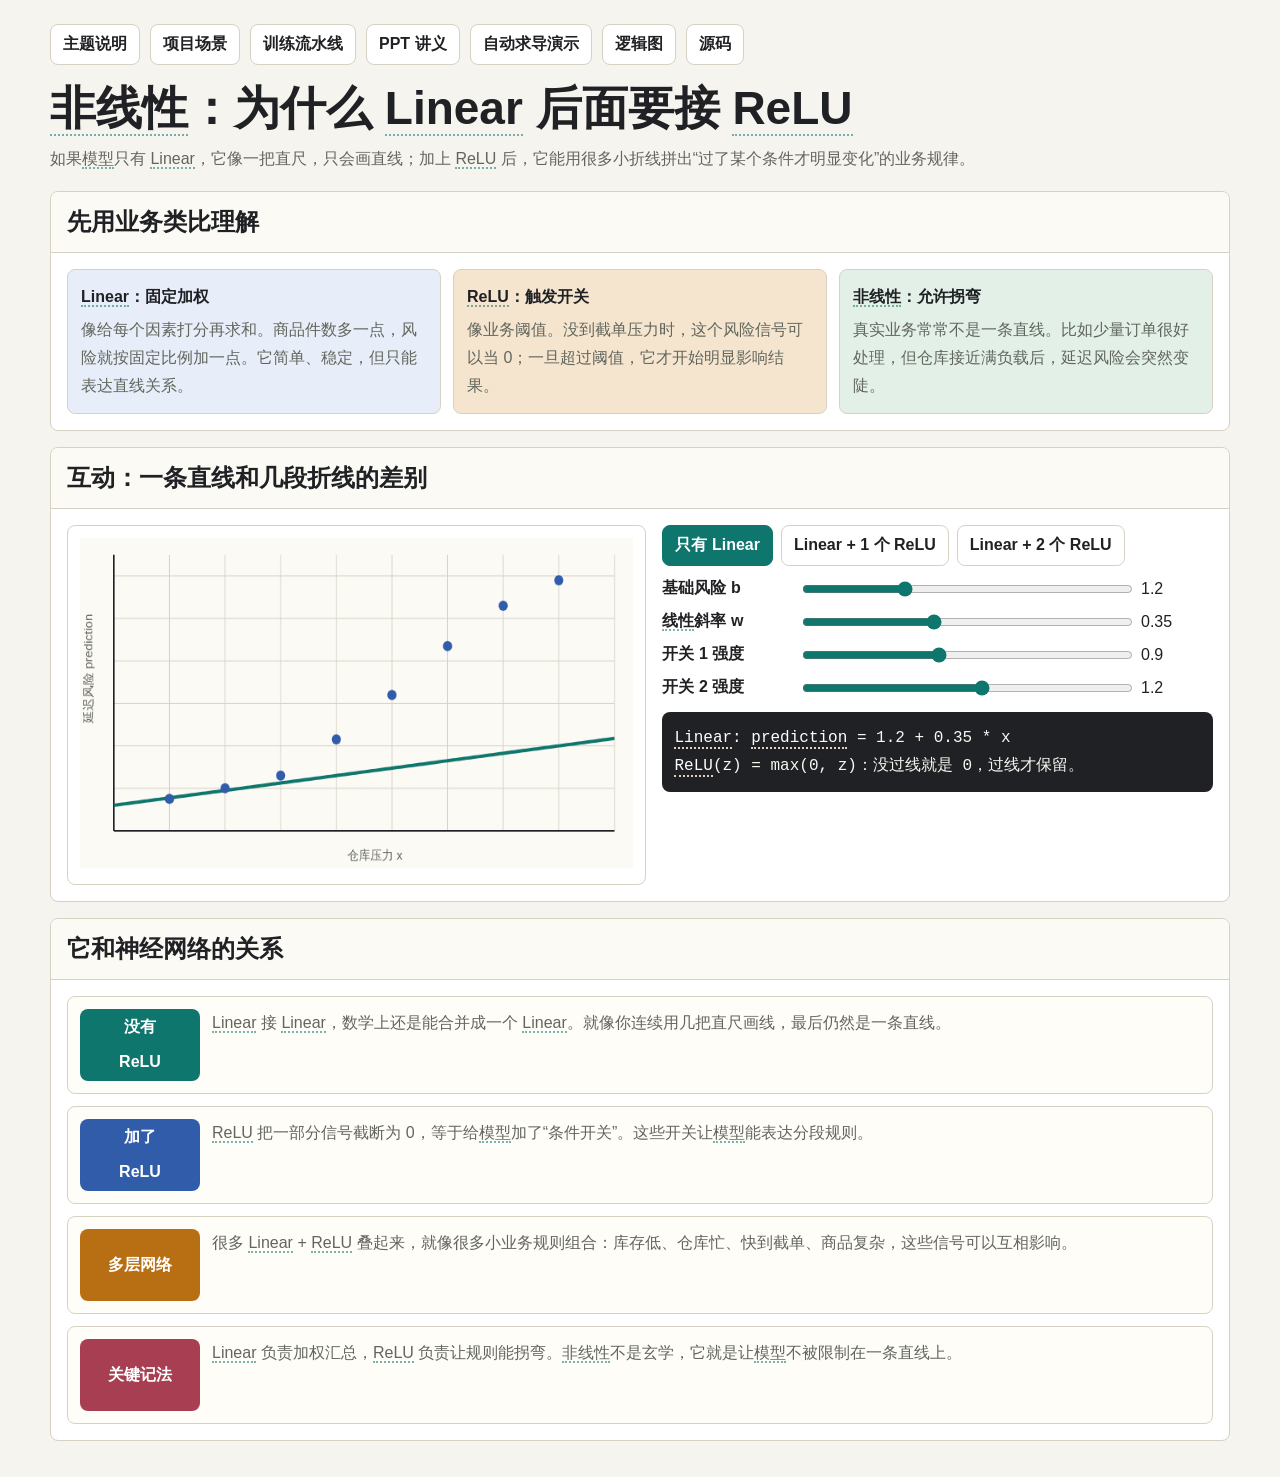
<file: topics/02-pytorch-autograd/nonlinearity.html>
<!doctype html>
<html lang="zh-CN">
<head>
  <meta charset="utf-8" />
  <meta name="viewport" content="width=device-width, initial-scale=1" />
  <title>非线性：为什么 Linear 后面要接 ReLU</title>
  <link rel="stylesheet" href="glossary.css" />
  <style>
    :root {
      --paper: #f6f4ee;
      --ink: #202124;
      --muted: #62665d;
      --line: #d7d1c3;
      --white: #ffffff;
      --teal: #0f766e;
      --blue: #315caa;
      --amber: #b86f14;
      --rose: #a83e51;
      --soft-blue: #e7edf9;
      --soft-amber: #f5e5cf;
      --soft-green: #e3f0e8;
    }

    * { box-sizing: border-box; }

    body {
      margin: 0;
      color: var(--ink);
      background: var(--paper);
      font-family: "Microsoft YaHei", "PingFang SC", "Segoe UI", sans-serif;
    }

    header,
    main {
      width: min(1180px, calc(100% - 32px));
      margin: 0 auto;
    }

    header { padding: 24px 0 18px; }

    .nav {
      display: flex;
      flex-wrap: wrap;
      gap: 10px;
      margin-bottom: 18px;
    }

    a,
    button {
      border: 1px solid var(--line);
      border-radius: 8px;
      padding: 9px 12px;
      color: var(--ink);
      background: var(--white);
      font: inherit;
      font-weight: 700;
      text-decoration: none;
      cursor: pointer;
    }

    button.active {
      color: var(--white);
      border-color: var(--teal);
      background: var(--teal);
    }

    h1 {
      margin: 0 0 10px;
      font-size: clamp(28px, 4vw, 46px);
      line-height: 1.12;
      letter-spacing: 0;
    }

    h2,
    h3 {
      margin: 0;
      letter-spacing: 0;
    }

    p {
      margin: 0;
      color: var(--muted);
      line-height: 1.75;
    }

    main {
      display: grid;
      gap: 16px;
      padding-bottom: 36px;
    }

    .section {
      border: 1px solid var(--line);
      border-radius: 8px;
      overflow: hidden;
      background: var(--white);
    }

    .section-head {
      padding: 14px 16px;
      border-bottom: 1px solid var(--line);
      background: #fbfaf5;
    }

    .section-body { padding: 16px; }

    .explain-grid {
      display: grid;
      grid-template-columns: repeat(3, 1fr);
      gap: 12px;
    }

    .note {
      border: 1px solid var(--line);
      border-radius: 8px;
      padding: 13px;
      background: #fffdf8;
      line-height: 1.72;
    }

    .note:nth-child(1) { background: var(--soft-blue); }
    .note:nth-child(2) { background: var(--soft-amber); }
    .note:nth-child(3) { background: var(--soft-green); }

    .note strong {
      display: block;
      margin-bottom: 6px;
      color: var(--ink);
    }

    .two {
      display: grid;
      grid-template-columns: minmax(0, 1fr) minmax(360px, 0.95fr);
      gap: 16px;
      align-items: stretch;
    }

    .chart-wrap {
      border: 1px solid var(--line);
      border-radius: 8px;
      padding: 12px;
      min-height: 360px;
      background: #ffffff;
    }

    canvas {
      display: block;
      width: 100%;
      min-height: 330px;
    }

    .controls {
      display: grid;
      gap: 12px;
    }

    .mode-row {
      display: flex;
      flex-wrap: wrap;
      gap: 8px;
    }

    .control {
      display: grid;
      grid-template-columns: 128px 1fr 72px;
      gap: 10px;
      align-items: center;
    }

    label { font-weight: 700; }

    input[type="range"] {
      width: 100%;
      accent-color: var(--teal);
    }

    .formula {
      margin-top: 14px;
      border-radius: 8px;
      padding: 12px;
      color: #f7f7f2;
      background: #202124;
      font-family: Consolas, "Courier New", monospace;
      line-height: 1.75;
      overflow-wrap: anywhere;
    }

    .story {
      display: grid;
      gap: 12px;
    }

    .story-row {
      display: grid;
      grid-template-columns: 120px 1fr;
      gap: 12px;
      border: 1px solid var(--line);
      border-radius: 8px;
      padding: 12px;
      background: #fffdf8;
      line-height: 1.72;
    }

    .tag {
      display: grid;
      place-items: center;
      border-radius: 8px;
      min-height: 72px;
      color: var(--white);
      background: var(--teal);
      font-weight: 900;
      text-align: center;
    }

    .story-row:nth-child(2) .tag { background: var(--blue); }
    .story-row:nth-child(3) .tag { background: var(--amber); }
    .story-row:nth-child(4) .tag { background: var(--rose); }

    @media (max-width: 940px) {
      .two,
      .explain-grid {
        grid-template-columns: 1fr;
      }

      .story-row {
        grid-template-columns: 1fr;
      }

      .tag {
        min-height: 42px;
      }
    }
  </style>
</head>
<body>
  <header>
    <nav class="nav" aria-label="页面导航">
      <a href="README.md">主题说明</a>
      <a href="scenario.html">项目场景</a>
      <a href="training-pipeline.html">训练流水线</a>
      <a href="slides.html">PPT 讲义</a>
      <a href="demo-web/index.html">自动求导演示</a>
      <a href="logic-map.html">逻辑图</a>
      <a href="demo-project/mini_autograd.py">源码</a>
    </nav>
    <h1>非线性：为什么 Linear 后面要接 ReLU</h1>
    <p>如果模型只有 Linear，它像一把直尺，只会画直线；加上 ReLU 后，它能用很多小折线拼出“过了某个条件才明显变化”的业务规律。</p>
  </header>

  <main>
    <section class="section">
      <div class="section-head">
        <h2>先用业务类比理解</h2>
      </div>
      <div class="section-body explain-grid">
        <article class="note">
          <strong>Linear：固定加权</strong>
          <p>像给每个因素打分再求和。商品件数多一点，风险就按固定比例加一点。它简单、稳定，但只能表达直线关系。</p>
        </article>
        <article class="note">
          <strong>ReLU：触发开关</strong>
          <p>像业务阈值。没到截单压力时，这个风险信号可以当 0；一旦超过阈值，它才开始明显影响结果。</p>
        </article>
        <article class="note">
          <strong>非线性：允许拐弯</strong>
          <p>真实业务常常不是一条直线。比如少量订单很好处理，但仓库接近满负载后，延迟风险会突然变陡。</p>
        </article>
      </div>
    </section>

    <section class="section">
      <div class="section-head">
        <h2>互动：一条直线和几段折线的差别</h2>
      </div>
      <div class="section-body two">
        <div class="chart-wrap">
          <canvas id="chart" width="720" height="390" aria-label="Linear 和 ReLU 非线性对比图"></canvas>
        </div>

        <aside>
          <div class="controls">
            <div class="mode-row" role="group" aria-label="模型模式">
              <button id="linearMode" class="active" type="button">只有 Linear</button>
              <button id="oneReluMode" type="button">Linear + 1 个 ReLU</button>
              <button id="twoReluMode" type="button">Linear + 2 个 ReLU</button>
            </div>

            <div class="control">
              <label for="baseInput">基础风险 b</label>
              <input id="baseInput" type="range" min="0" max="4" step="0.1" value="1.2" />
              <span id="baseValue">1.2</span>
            </div>

            <div class="control">
              <label for="slopeInput">线性斜率 w</label>
              <input id="slopeInput" type="range" min="-0.2" max="1.2" step="0.05" value="0.35" />
              <span id="slopeValue">0.35</span>
            </div>

            <div class="control">
              <label for="gateOneInput">开关 1 强度</label>
              <input id="gateOneInput" type="range" min="0" max="2.2" step="0.1" value="0.9" />
              <span id="gateOneValue">0.9</span>
            </div>

            <div class="control">
              <label for="gateTwoInput">开关 2 强度</label>
              <input id="gateTwoInput" type="range" min="0" max="2.2" step="0.1" value="1.2" />
              <span id="gateTwoValue">1.2</span>
            </div>
          </div>

          <div class="formula" id="formulaText"></div>
        </aside>
      </div>
    </section>

    <section class="section">
      <div class="section-head">
        <h2>它和神经网络的关系</h2>
      </div>
      <div class="section-body story">
        <article class="story-row">
          <div class="tag">没有 ReLU</div>
          <p>Linear 接 Linear，数学上还是能合并成一个 Linear。就像你连续用几把直尺画线，最后仍然是一条直线。</p>
        </article>
        <article class="story-row">
          <div class="tag">加了 ReLU</div>
          <p>ReLU 把一部分信号截断为 0，等于给模型加了“条件开关”。这些开关让模型能表达分段规则。</p>
        </article>
        <article class="story-row">
          <div class="tag">多层网络</div>
          <p>很多 Linear + ReLU 叠起来，就像很多小业务规则组合：库存低、仓库忙、快到截单、商品复杂，这些信号可以互相影响。</p>
        </article>
        <article class="story-row">
          <div class="tag">关键记法</div>
          <p>Linear 负责加权汇总，ReLU 负责让规则能拐弯。非线性不是玄学，它就是让模型不被限制在一条直线上。</p>
        </article>
      </div>
    </section>
  </main>

  <script src="glossary.js"></script>
  <script>
    const points = [
      { x: 1, y: 1.5 },
      { x: 2, y: 2.0 },
      { x: 3, y: 2.6 },
      { x: 4, y: 4.3 },
      { x: 5, y: 6.4 },
      { x: 6, y: 8.7 },
      { x: 7, y: 10.6 },
      { x: 8, y: 11.8 }
    ];

    const chart = document.querySelector("#chart");
    const ctx = chart.getContext("2d");
    const modes = {
      linear: document.querySelector("#linearMode"),
      oneRelu: document.querySelector("#oneReluMode"),
      twoRelu: document.querySelector("#twoReluMode")
    };
    const inputs = {
      base: document.querySelector("#baseInput"),
      slope: document.querySelector("#slopeInput"),
      gateOne: document.querySelector("#gateOneInput"),
      gateTwo: document.querySelector("#gateTwoInput")
    };
    const labels = {
      base: document.querySelector("#baseValue"),
      slope: document.querySelector("#slopeValue"),
      gateOne: document.querySelector("#gateOneValue"),
      gateTwo: document.querySelector("#gateTwoValue"),
      formula: document.querySelector("#formulaText")
    };

    let currentMode = "linear";

    function readNumber(name) {
      return Number(inputs[name].value);
    }

    function relu(value) {
      return Math.max(0, value);
    }

    function predict(x) {
      const base = readNumber("base");
      const slope = readNumber("slope");
      const gateOne = readNumber("gateOne");
      const gateTwo = readNumber("gateTwo");
      let y = base + slope * x;

      if (currentMode === "oneRelu" || currentMode === "twoRelu") {
        y += gateOne * relu(x - 3);
      }

      if (currentMode === "twoRelu") {
        y += gateTwo * relu(x - 5);
      }

      return y;
    }

    function drawGate(x, y, text) {
      ctx.strokeStyle = "#a83e51";
      ctx.lineWidth = 2;
      ctx.setLineDash([5, 5]);
      ctx.beginPath();
      ctx.moveTo(x, y);
      ctx.lineTo(x, chart.height - 44);
      ctx.stroke();
      ctx.setLineDash([]);

      ctx.fillStyle = "#a83e51";
      ctx.font = "14px Microsoft YaHei, sans-serif";
      ctx.fillText(text, x + 6, y + 5);
    }

    function drawChart() {
      const width = chart.width;
      const height = chart.height;
      const pad = 44;
      const xMin = 0;
      const xMax = 9;
      const yMin = 0;
      const yMax = 13;

      function px(x) {
        return pad + (x - xMin) / (xMax - xMin) * (width - pad * 1.55);
      }

      function py(y) {
        return height - pad - (y - yMin) / (yMax - yMin) * (height - pad * 1.45);
      }

      ctx.clearRect(0, 0, width, height);
      ctx.fillStyle = "#fbfaf5";
      ctx.fillRect(0, 0, width, height);

      ctx.strokeStyle = "#d7d1c3";
      ctx.lineWidth = 1;
      for (let x = 0; x <= 9; x += 1) {
        ctx.beginPath();
        ctx.moveTo(px(x), py(0));
        ctx.lineTo(px(x), py(13));
        ctx.stroke();
      }
      for (let y = 0; y <= 12; y += 2) {
        ctx.beginPath();
        ctx.moveTo(px(0), py(y));
        ctx.lineTo(px(9), py(y));
        ctx.stroke();
      }

      ctx.strokeStyle = "#202124";
      ctx.lineWidth = 2;
      ctx.beginPath();
      ctx.moveTo(px(0), py(0));
      ctx.lineTo(px(9), py(0));
      ctx.moveTo(px(0), py(0));
      ctx.lineTo(px(0), py(13));
      ctx.stroke();

      ctx.fillStyle = "#62665d";
      ctx.font = "15px Microsoft YaHei, sans-serif";
      ctx.fillText("仓库压力 x", px(4.2), height - 10);
      ctx.save();
      ctx.translate(16, py(6.5) + 36);
      ctx.rotate(-Math.PI / 2);
      ctx.fillText("延迟风险 prediction", 0, 0);
      ctx.restore();

      ctx.strokeStyle = "#0f766e";
      ctx.lineWidth = 4;
      ctx.beginPath();
      for (let i = 0; i <= 180; i += 1) {
        const x = xMin + (xMax - xMin) * i / 180;
        const y = predict(x);
        if (i === 0) {
          ctx.moveTo(px(x), py(y));
        } else {
          ctx.lineTo(px(x), py(y));
        }
      }
      ctx.stroke();

      for (const point of points) {
        ctx.fillStyle = "#315caa";
        ctx.beginPath();
        ctx.arc(px(point.x), py(point.y), 6, 0, Math.PI * 2);
        ctx.fill();
      }

      if (currentMode === "oneRelu" || currentMode === "twoRelu") {
        drawGate(px(3), py(12.4), "开关1：x > 3");
      }

      if (currentMode === "twoRelu") {
        drawGate(px(5), py(11.2), "开关2：x > 5");
      }
    }

    function renderFormula() {
      const base = readNumber("base");
      const slope = readNumber("slope");
      const gateOne = readNumber("gateOne");
      const gateTwo = readNumber("gateTwo");

      labels.base.textContent = base.toFixed(1);
      labels.slope.textContent = slope.toFixed(2);
      labels.gateOne.textContent = gateOne.toFixed(1);
      labels.gateTwo.textContent = gateTwo.toFixed(1);

      let formula = `Linear: prediction = ${base.toFixed(1)} + ${slope.toFixed(2)} * x`;
      if (currentMode === "oneRelu") {
        formula += `<br>Linear + ReLU: prediction += ${gateOne.toFixed(1)} * ReLU(x - 3)`;
      }
      if (currentMode === "twoRelu") {
        formula += `<br>Linear + ReLU: prediction += ${gateOne.toFixed(1)} * ReLU(x - 3)`;
        formula += `<br>再加一个 ReLU: prediction += ${gateTwo.toFixed(1)} * ReLU(x - 5)`;
      }
      formula += `<br>ReLU(z) = max(0, z)：没过线就是 0，过线才保留。`;
      labels.formula.innerHTML = formula;

      if (window.LLMLabGlossary) {
        window.LLMLabGlossary.apply(labels.formula);
      }
    }

    function render() {
      Object.values(modes).forEach((button) => button.classList.remove("active"));
      modes[currentMode].classList.add("active");
      drawChart();
      renderFormula();
    }

    modes.linear.addEventListener("click", () => {
      currentMode = "linear";
      render();
    });

    modes.oneRelu.addEventListener("click", () => {
      currentMode = "oneRelu";
      render();
    });

    modes.twoRelu.addEventListener("click", () => {
      currentMode = "twoRelu";
      render();
    });

    for (const input of Object.values(inputs)) {
      input.addEventListener("input", render);
    }

    render();
  </script>
</body>
</html>
</file>
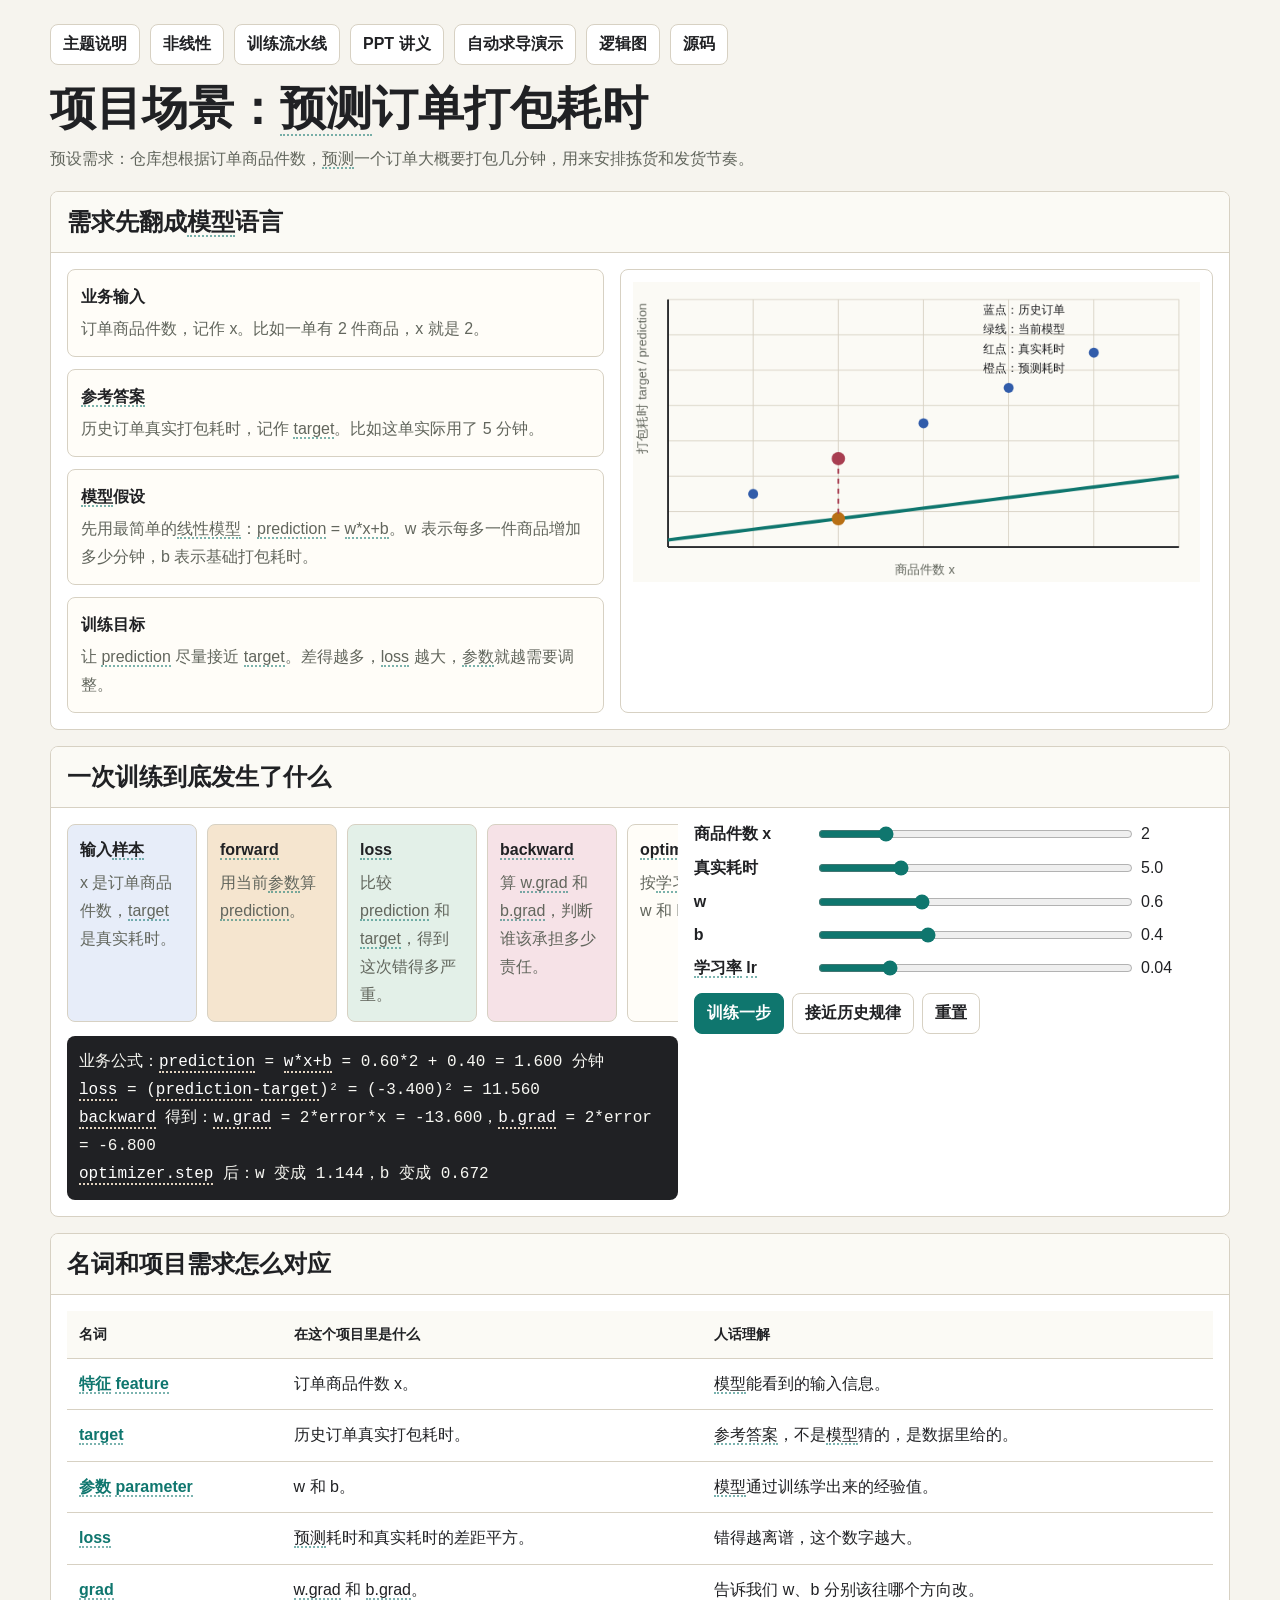
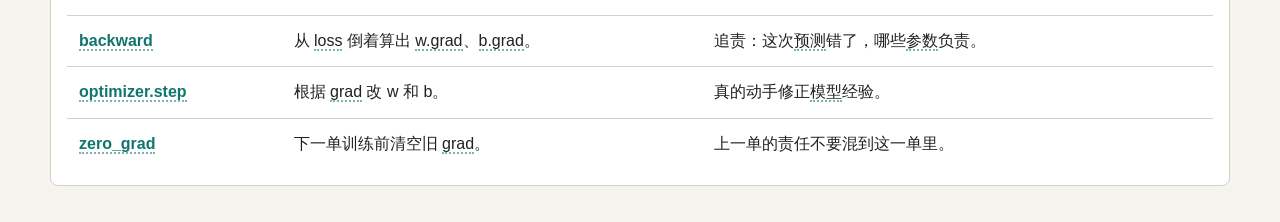
<file: topics/02-pytorch-autograd/scenario.html>
<!doctype html>
<html lang="zh-CN">
<head>
  <meta charset="utf-8" />
  <meta name="viewport" content="width=device-width, initial-scale=1" />
  <title>项目场景：预测订单打包耗时</title>
  <link rel="stylesheet" href="glossary.css" />
  <style>
    :root {
      --paper: #f6f4ee;
      --ink: #202124;
      --muted: #62665d;
      --line: #d7d1c3;
      --white: #ffffff;
      --teal: #0f766e;
      --blue: #315caa;
      --amber: #b86f14;
      --rose: #a83e51;
      --green: #2f7d4f;
      --soft-blue: #e7edf9;
      --soft-amber: #f5e5cf;
      --soft-green: #e3f0e8;
      --soft-rose: #f6e2e7;
    }

    * { box-sizing: border-box; }

    body {
      margin: 0;
      color: var(--ink);
      background: var(--paper);
      font-family: "Microsoft YaHei", "PingFang SC", "Segoe UI", sans-serif;
    }

    header,
    main {
      width: min(1180px, calc(100% - 32px));
      margin: 0 auto;
    }

    header { padding: 24px 0 18px; }

    .nav {
      display: flex;
      flex-wrap: wrap;
      gap: 10px;
      margin-bottom: 18px;
    }

    a,
    button {
      border: 1px solid var(--line);
      border-radius: 8px;
      padding: 9px 12px;
      color: var(--ink);
      background: var(--white);
      font: inherit;
      font-weight: 700;
      text-decoration: none;
      cursor: pointer;
    }

    button.primary {
      color: var(--white);
      border-color: var(--teal);
      background: var(--teal);
    }

    h1 {
      margin: 0 0 10px;
      font-size: clamp(28px, 4vw, 46px);
      line-height: 1.12;
      letter-spacing: 0;
    }

    h2,
    h3 {
      margin: 0;
      letter-spacing: 0;
    }

    p {
      margin: 0;
      color: var(--muted);
      line-height: 1.75;
    }

    main {
      display: grid;
      gap: 16px;
      padding-bottom: 36px;
    }

    .section {
      border: 1px solid var(--line);
      border-radius: 8px;
      overflow: hidden;
      background: var(--white);
    }

    .section-head {
      padding: 14px 16px;
      border-bottom: 1px solid var(--line);
      background: #fbfaf5;
    }

    .section-body {
      padding: 16px;
    }

    .intro-grid {
      display: grid;
      grid-template-columns: minmax(0, 0.95fr) minmax(360px, 1.05fr);
      gap: 16px;
      align-items: stretch;
    }

    .brief {
      display: grid;
      gap: 12px;
    }

    .brief-row {
      border: 1px solid var(--line);
      border-radius: 8px;
      padding: 13px;
      background: #fffdf8;
      line-height: 1.75;
    }

    .brief-row strong {
      display: block;
      margin-bottom: 4px;
      color: var(--ink);
    }

    .chart-wrap {
      border: 1px solid var(--line);
      border-radius: 8px;
      padding: 12px;
      min-height: 320px;
      background: #ffffff;
    }

    canvas {
      display: block;
      width: 100%;
      min-height: 290px;
    }

    .simulator {
      display: grid;
      grid-template-columns: minmax(0, 1fr) minmax(330px, 0.85fr);
      gap: 16px;
    }

    .flow {
      display: grid;
      grid-template-columns: repeat(5, minmax(130px, 1fr));
      gap: 10px;
      overflow-x: auto;
    }

    .flow-step {
      min-height: 142px;
      border: 1px solid var(--line);
      border-radius: 8px;
      padding: 12px;
      background: #fffdf8;
      line-height: 1.65;
    }

    .flow-step:nth-child(1) { background: var(--soft-blue); }
    .flow-step:nth-child(2) { background: var(--soft-amber); }
    .flow-step:nth-child(3) { background: var(--soft-green); }
    .flow-step:nth-child(4) { background: var(--soft-rose); }

    .flow-step strong {
      display: block;
      margin-bottom: 6px;
    }

    .controls {
      display: grid;
      gap: 13px;
    }

    .control {
      display: grid;
      grid-template-columns: 112px 1fr 72px;
      gap: 10px;
      align-items: center;
    }

    label { font-weight: 700; }

    input[type="range"] {
      width: 100%;
      accent-color: var(--teal);
    }

    .formula {
      margin-top: 14px;
      border-radius: 8px;
      padding: 12px;
      color: #f7f7f2;
      background: #202124;
      font-family: Consolas, "Courier New", monospace;
      line-height: 1.75;
      overflow-wrap: anywhere;
    }

    .actions {
      display: flex;
      flex-wrap: wrap;
      gap: 8px;
      margin-top: 14px;
    }

    .mapping {
      width: 100%;
      border-collapse: collapse;
    }

    th,
    td {
      border-bottom: 1px solid var(--line);
      padding: 12px;
      text-align: left;
      vertical-align: top;
      line-height: 1.65;
    }

    th {
      background: #fbfaf5;
      font-size: 14px;
    }

    tr:last-child td { border-bottom: 0; }

    .term {
      font-weight: 900;
      color: var(--teal);
    }

    @media (max-width: 940px) {
      .intro-grid,
      .simulator {
        grid-template-columns: 1fr;
      }

      .flow {
        grid-template-columns: repeat(5, 210px);
      }
    }
  </style>
</head>
<body>
  <header>
    <nav class="nav" aria-label="页面导航">
      <a href="README.md">主题说明</a>
      <a href="nonlinearity.html">非线性</a>
      <a href="training-pipeline.html">训练流水线</a>
      <a href="slides.html">PPT 讲义</a>
      <a href="demo-web/index.html">自动求导演示</a>
      <a href="logic-map.html">逻辑图</a>
      <a href="demo-project/mini_autograd.py">源码</a>
    </nav>
    <h1>项目场景：预测订单打包耗时</h1>
    <p>预设需求：仓库想根据订单商品件数，预测一个订单大概要打包几分钟，用来安排拣货和发货节奏。</p>
  </header>

  <main>
    <section class="section">
      <div class="section-head">
        <h2>需求先翻成模型语言</h2>
      </div>
      <div class="section-body intro-grid">
        <div class="brief">
          <article class="brief-row">
            <strong>业务输入</strong>
            <p>订单商品件数，记作 x。比如一单有 2 件商品，x 就是 2。</p>
          </article>
          <article class="brief-row">
            <strong>参考答案</strong>
            <p>历史订单真实打包耗时，记作 target。比如这单实际用了 5 分钟。</p>
          </article>
          <article class="brief-row">
            <strong>模型假设</strong>
            <p>先用最简单的线性模型：prediction = w*x+b。w 表示每多一件商品增加多少分钟，b 表示基础打包耗时。</p>
          </article>
          <article class="brief-row">
            <strong>训练目标</strong>
            <p>让 prediction 尽量接近 target。差得越多，loss 越大，参数就越需要调整。</p>
          </article>
        </div>
        <div class="chart-wrap">
          <canvas id="chart" width="680" height="360" aria-label="订单件数和打包耗时关系图"></canvas>
        </div>
      </div>
    </section>

    <section class="section">
      <div class="section-head">
        <h2>一次训练到底发生了什么</h2>
      </div>
      <div class="section-body simulator">
        <div>
          <div class="flow" aria-label="训练流程">
            <article class="flow-step">
              <strong>输入样本</strong>
              <p>x 是订单商品件数，target 是真实耗时。</p>
            </article>
            <article class="flow-step">
              <strong>forward</strong>
              <p>用当前参数算 prediction。</p>
            </article>
            <article class="flow-step">
              <strong>loss</strong>
              <p>比较 prediction 和 target，得到这次错得多严重。</p>
            </article>
            <article class="flow-step">
              <strong>backward</strong>
              <p>算 w.grad 和 b.grad，判断谁该承担多少责任。</p>
            </article>
            <article class="flow-step">
              <strong>optimizer.step</strong>
              <p>按学习率更新 w 和 b。</p>
            </article>
          </div>
          <div class="formula" id="formulaText"></div>
        </div>

        <aside>
          <div class="controls">
            <div class="control">
              <label for="xInput">商品件数 x</label>
              <input id="xInput" type="range" min="1" max="6" step="1" value="2" />
              <span id="xValue">2</span>
            </div>
            <div class="control">
              <label for="targetInput">真实耗时</label>
              <input id="targetInput" type="range" min="2" max="14" step="0.5" value="5" />
              <span id="targetValue">5.0</span>
            </div>
            <div class="control">
              <label for="wInput">w</label>
              <input id="wInput" type="range" min="-1" max="4" step="0.1" value="0.6" />
              <span id="wValue">0.6</span>
            </div>
            <div class="control">
              <label for="bInput">b</label>
              <input id="bInput" type="range" min="-2" max="5" step="0.1" value="0.4" />
              <span id="bValue">0.4</span>
            </div>
            <div class="control">
              <label for="lrInput">学习率 lr</label>
              <input id="lrInput" type="range" min="0.01" max="0.15" step="0.01" value="0.04" />
              <span id="lrValue">0.04</span>
            </div>
          </div>
          <div class="actions">
            <button class="primary" id="stepButton">训练一步</button>
            <button id="goodButton">接近历史规律</button>
            <button id="resetButton">重置</button>
          </div>
        </aside>
      </div>
    </section>

    <section class="section">
      <div class="section-head">
        <h2>名词和项目需求怎么对应</h2>
      </div>
      <div class="section-body">
        <table class="mapping">
          <thead>
            <tr>
              <th>名词</th>
              <th>在这个项目里是什么</th>
              <th>人话理解</th>
            </tr>
          </thead>
          <tbody>
            <tr>
              <td><span class="term">特征 feature</span></td>
              <td>订单商品件数 x。</td>
              <td>模型能看到的输入信息。</td>
            </tr>
            <tr>
              <td><span class="term">target</span></td>
              <td>历史订单真实打包耗时。</td>
              <td>参考答案，不是模型猜的，是数据里给的。</td>
            </tr>
            <tr>
              <td><span class="term">参数 parameter</span></td>
              <td>w 和 b。</td>
              <td>模型通过训练学出来的经验值。</td>
            </tr>
            <tr>
              <td><span class="term">loss</span></td>
              <td>预测耗时和真实耗时的差距平方。</td>
              <td>错得越离谱，这个数字越大。</td>
            </tr>
            <tr>
              <td><span class="term">grad</span></td>
              <td>w.grad 和 b.grad。</td>
              <td>告诉我们 w、b 分别该往哪个方向改。</td>
            </tr>
            <tr>
              <td><span class="term">backward</span></td>
              <td>从 loss 倒着算出 w.grad、b.grad。</td>
              <td>追责：这次预测错了，哪些参数负责。</td>
            </tr>
            <tr>
              <td><span class="term">optimizer.step</span></td>
              <td>根据 grad 改 w 和 b。</td>
              <td>真的动手修正模型经验。</td>
            </tr>
            <tr>
              <td><span class="term">zero_grad</span></td>
              <td>下一单训练前清空旧 grad。</td>
              <td>上一单的责任不要混到这一单里。</td>
            </tr>
          </tbody>
        </table>
      </div>
    </section>
  </main>

  <script src="glossary.js"></script>
  <script>
    const historySamples = [
      { x: 1, y: 3 },
      { x: 2, y: 5 },
      { x: 3, y: 7 },
      { x: 4, y: 9 },
      { x: 5, y: 11 }
    ];

    const inputs = {
      x: document.querySelector("#xInput"),
      target: document.querySelector("#targetInput"),
      w: document.querySelector("#wInput"),
      b: document.querySelector("#bInput"),
      lr: document.querySelector("#lrInput")
    };

    const labels = {
      x: document.querySelector("#xValue"),
      target: document.querySelector("#targetValue"),
      w: document.querySelector("#wValue"),
      b: document.querySelector("#bValue"),
      lr: document.querySelector("#lrValue"),
      formula: document.querySelector("#formulaText")
    };

    const chart = document.querySelector("#chart");
    const ctx = chart.getContext("2d");
    const stepButton = document.querySelector("#stepButton");
    const goodButton = document.querySelector("#goodButton");
    const resetButton = document.querySelector("#resetButton");

    function readNumber(name) {
      return Number(inputs[name].value);
    }

    function compute() {
      const x = readNumber("x");
      const target = readNumber("target");
      const w = readNumber("w");
      const b = readNumber("b");
      const lr = readNumber("lr");
      const prediction = w * x + b;
      const error = prediction - target;
      const loss = error * error;
      const wGrad = 2 * error * x;
      const bGrad = 2 * error;
      const nextW = w - lr * wGrad;
      const nextB = b - lr * bGrad;

      return { x, target, w, b, lr, prediction, error, loss, wGrad, bGrad, nextW, nextB };
    }

    function drawChart(item) {
      const width = chart.width;
      const height = chart.height;
      const pad = 42;
      const xMin = 0;
      const xMax = 6;
      const yMin = 0;
      const yMax = 14;

      function px(x) {
        return pad + (x - xMin) / (xMax - xMin) * (width - pad * 1.6);
      }

      function py(y) {
        return height - pad - (y - yMin) / (yMax - yMin) * (height - pad * 1.5);
      }

      ctx.clearRect(0, 0, width, height);
      ctx.fillStyle = "#fbfaf5";
      ctx.fillRect(0, 0, width, height);

      ctx.strokeStyle = "#d7d1c3";
      ctx.lineWidth = 1;
      for (let x = 0; x <= 6; x += 1) {
        ctx.beginPath();
        ctx.moveTo(px(x), py(0));
        ctx.lineTo(px(x), py(14));
        ctx.stroke();
      }
      for (let y = 0; y <= 14; y += 2) {
        ctx.beginPath();
        ctx.moveTo(px(0), py(y));
        ctx.lineTo(px(6), py(y));
        ctx.stroke();
      }

      ctx.strokeStyle = "#202124";
      ctx.lineWidth = 2;
      ctx.beginPath();
      ctx.moveTo(px(0), py(0));
      ctx.lineTo(px(6), py(0));
      ctx.moveTo(px(0), py(0));
      ctx.lineTo(px(0), py(14));
      ctx.stroke();

      ctx.fillStyle = "#62665d";
      ctx.font = "15px Microsoft YaHei, sans-serif";
      ctx.fillText("商品件数 x", px(3) - 34, height - 10);
      ctx.save();
      ctx.translate(16, py(7) + 36);
      ctx.rotate(-Math.PI / 2);
      ctx.fillText("打包耗时 target / prediction", 0, 0);
      ctx.restore();

      ctx.strokeStyle = "#0f766e";
      ctx.lineWidth = 4;
      ctx.beginPath();
      ctx.moveTo(px(0), py(item.b));
      ctx.lineTo(px(6), py(item.w * 6 + item.b));
      ctx.stroke();

      for (const sample of historySamples) {
        ctx.fillStyle = "#315caa";
        ctx.beginPath();
        ctx.arc(px(sample.x), py(sample.y), 6, 0, Math.PI * 2);
        ctx.fill();
      }

      ctx.fillStyle = "#a83e51";
      ctx.beginPath();
      ctx.arc(px(item.x), py(item.target), 8, 0, Math.PI * 2);
      ctx.fill();

      ctx.fillStyle = "#b86f14";
      ctx.beginPath();
      ctx.arc(px(item.x), py(item.prediction), 8, 0, Math.PI * 2);
      ctx.fill();

      ctx.strokeStyle = "#a83e51";
      ctx.lineWidth = 2;
      ctx.setLineDash([6, 6]);
      ctx.beginPath();
      ctx.moveTo(px(item.x), py(item.target));
      ctx.lineTo(px(item.x), py(item.prediction));
      ctx.stroke();
      ctx.setLineDash([]);

      ctx.fillStyle = "#202124";
      ctx.font = "14px Microsoft YaHei, sans-serif";
      ctx.fillText("蓝点：历史订单", px(3.7), py(13.2));
      ctx.fillText("绿线：当前模型", px(3.7), py(12.1));
      ctx.fillText("红点：真实耗时", px(3.7), py(11));
      ctx.fillText("橙点：预测耗时", px(3.7), py(9.9));
    }

    function render() {
      const item = compute();
      labels.x.textContent = String(item.x);
      labels.target.textContent = item.target.toFixed(1);
      labels.w.textContent = item.w.toFixed(1);
      labels.b.textContent = item.b.toFixed(1);
      labels.lr.textContent = item.lr.toFixed(2);
      labels.formula.innerHTML =
        `业务公式：prediction = w*x+b = ${item.w.toFixed(2)}*${item.x.toFixed(0)} + ${item.b.toFixed(2)} = ${item.prediction.toFixed(3)} 分钟<br>` +
        `loss = (prediction-target)² = (${item.error.toFixed(3)})² = ${item.loss.toFixed(3)}<br>` +
        `backward 得到：w.grad = 2*error*x = ${item.wGrad.toFixed(3)}，b.grad = 2*error = ${item.bGrad.toFixed(3)}<br>` +
        `optimizer.step 后：w 变成 ${item.nextW.toFixed(3)}，b 变成 ${item.nextB.toFixed(3)}`;

      if (window.LLMLabGlossary) {
        window.LLMLabGlossary.apply(labels.formula);
      }

      drawChart(item);
    }

    for (const input of Object.values(inputs)) {
      input.addEventListener("input", render);
    }

    stepButton.addEventListener("click", () => {
      const item = compute();
      inputs.w.value = String(item.nextW);
      inputs.b.value = String(item.nextB);
      render();
    });

    goodButton.addEventListener("click", () => {
      inputs.w.value = "2";
      inputs.b.value = "1";
      render();
    });

    resetButton.addEventListener("click", () => {
      inputs.x.value = "2";
      inputs.target.value = "5";
      inputs.w.value = "0.6";
      inputs.b.value = "0.4";
      inputs.lr.value = "0.04";
      render();
    });

    render();
  </script>
</body>
</html>
</file>
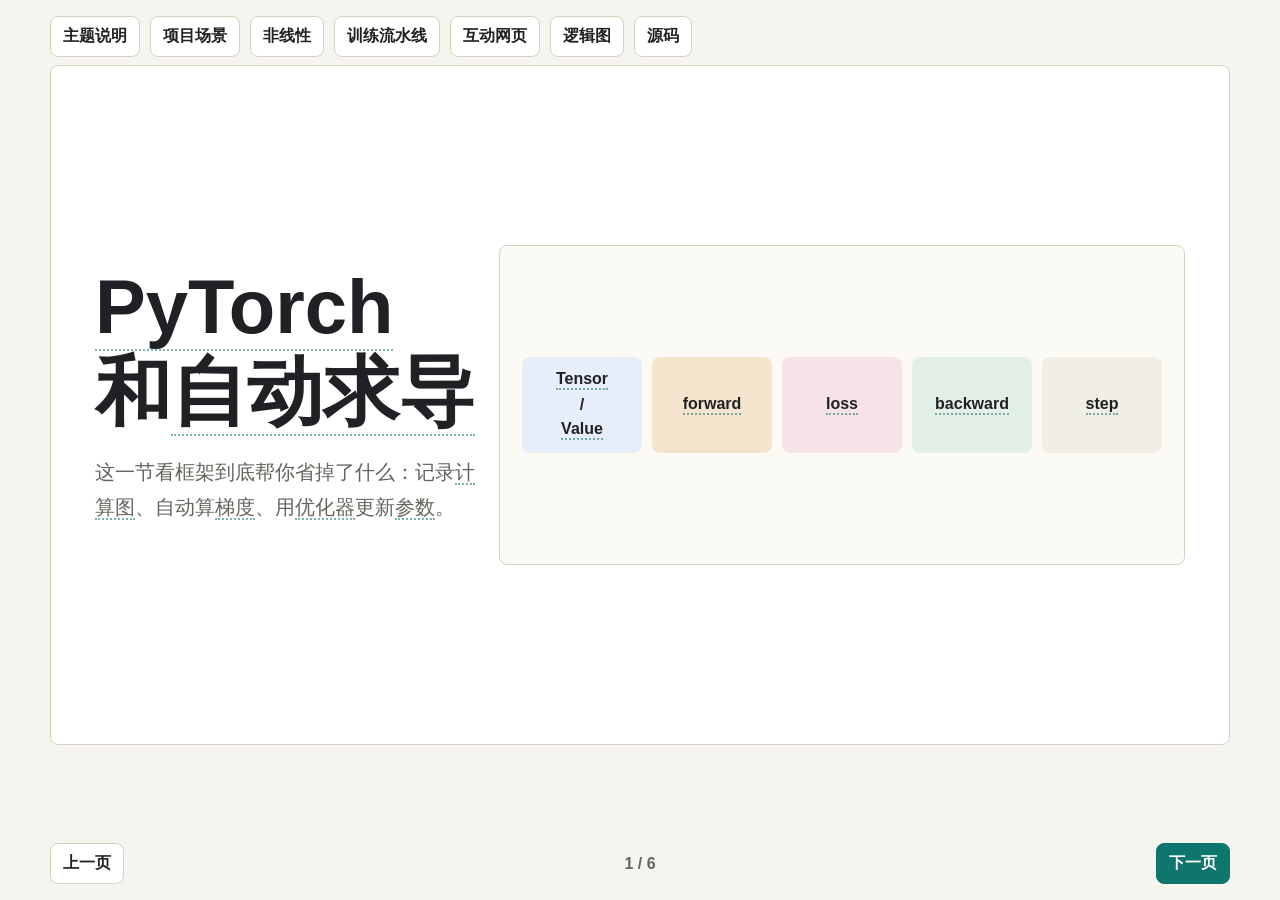
<file: topics/02-pytorch-autograd/slides.html>
<!doctype html>
<html lang="zh-CN">
<head>
  <meta charset="utf-8" />
  <meta name="viewport" content="width=device-width, initial-scale=1" />
  <title>PyTorch 和自动求导 PPT</title>
  <link rel="stylesheet" href="glossary.css" />
  <style>
    :root {
      --paper: #f6f4ee;
      --ink: #202124;
      --muted: #62665d;
      --line: #d7d1c3;
      --white: #ffffff;
      --teal: #0f766e;
      --blue: #315caa;
      --amber: #b86f14;
      --rose: #a83e51;
      --green: #2f7d4f;
    }

    * { box-sizing: border-box; }

    body {
      margin: 0;
      color: var(--ink);
      background: var(--paper);
      font-family: "Microsoft YaHei", "PingFang SC", "Segoe UI", sans-serif;
    }

    .deck {
      min-height: 100vh;
      display: grid;
      grid-template-rows: auto 1fr auto;
    }

    nav,
    footer {
      width: min(1180px, calc(100% - 32px));
      margin: 0 auto;
    }

    nav {
      display: flex;
      flex-wrap: wrap;
      gap: 10px;
      padding: 16px 0 8px;
    }

    a,
    button {
      border: 1px solid var(--line);
      border-radius: 8px;
      padding: 9px 12px;
      color: var(--ink);
      background: var(--white);
      font: inherit;
      font-weight: 700;
      text-decoration: none;
      cursor: pointer;
    }

    button.primary {
      color: var(--white);
      border-color: var(--teal);
      background: var(--teal);
    }

    .slide {
      width: min(1180px, calc(100% - 32px));
      min-height: min(680px, calc(100vh - 120px));
      margin: 0 auto 16px;
      border: 1px solid var(--line);
      border-radius: 8px;
      padding: clamp(22px, 4vw, 44px);
      display: none;
      overflow: hidden;
      background: var(--white);
    }

    .slide.active {
      display: grid;
      gap: 24px;
      align-content: center;
    }

    h1,
    h2 {
      margin: 0;
      line-height: 1.12;
      letter-spacing: 0;
    }

    h1 { font-size: clamp(34px, 7vw, 76px); }
    h2 { font-size: clamp(28px, 5vw, 54px); }

    p,
    li {
      color: var(--muted);
      line-height: 1.78;
      font-size: clamp(16px, 2vw, 20px);
    }

    ul {
      margin: 0;
      padding-left: 1.2em;
    }

    .two {
      display: grid;
      grid-template-columns: 1fr 1fr;
      gap: 24px;
      align-items: center;
    }

    .visual {
      border: 1px solid var(--line);
      border-radius: 8px;
      min-height: 320px;
      padding: 22px;
      display: grid;
      place-items: center;
      background: #fbfaf5;
    }

    .cards {
      display: grid;
      grid-template-columns: repeat(3, 1fr);
      gap: 12px;
    }

    .card {
      border: 1px solid var(--line);
      border-radius: 8px;
      min-height: 156px;
      padding: 14px;
      background: #fffdf8;
      line-height: 1.7;
    }

    .card strong {
      display: block;
      margin-bottom: 8px;
      color: var(--ink);
      font-size: 18px;
    }

    .flow {
      display: grid;
      grid-template-columns: repeat(5, minmax(120px, 1fr));
      gap: 10px;
      width: 100%;
    }

    .box {
      display: grid;
      place-items: center;
      min-height: 96px;
      border-radius: 8px;
      padding: 10px;
      text-align: center;
      font-weight: 900;
      background: #e7edf9;
    }

    .box:nth-child(2) { background: #f5e5cf; }
    .box:nth-child(3) { background: #f6e2e7; }
    .box:nth-child(4) { background: #e3f0e8; }
    .box:nth-child(5) { background: #f0eee5; }

    .code {
      margin: 0;
      border-radius: 8px;
      padding: 16px;
      color: #f7f7f2;
      background: #202124;
      font-family: Consolas, "Courier New", monospace;
      font-size: 15px;
      line-height: 1.7;
      overflow-x: auto;
    }

    footer {
      display: flex;
      justify-content: space-between;
      align-items: center;
      gap: 12px;
      padding: 0 0 16px;
    }

    #counter {
      color: var(--muted);
      font-weight: 700;
    }

    @media (max-width: 880px) {
      .two,
      .cards {
        grid-template-columns: 1fr;
      }

      .slide { min-height: auto; }
      .flow { grid-template-columns: 1fr; }
    }
  </style>
</head>
<body>
  <div class="deck">
    <nav aria-label="页面导航">
      <a href="README.md">主题说明</a>
      <a href="scenario.html">项目场景</a>
      <a href="nonlinearity.html">非线性</a>
      <a href="training-pipeline.html">训练流水线</a>
      <a href="demo-web/index.html">互动网页</a>
      <a href="logic-map.html">逻辑图</a>
      <a href="demo-project/mini_autograd.py">源码</a>
    </nav>

    <main>
      <section class="slide active">
        <div class="two">
          <div>
            <h1>PyTorch 和自动求导</h1>
            <p>这一节看框架到底帮你省掉了什么：记录计算图、自动算梯度、用优化器更新参数。</p>
          </div>
          <div class="visual">
            <div class="flow">
              <div class="box">Tensor / Value</div>
              <div class="box">forward</div>
              <div class="box">loss</div>
              <div class="box">backward</div>
              <div class="box">step</div>
            </div>
          </div>
        </div>
      </section>

      <section class="slide">
        <h2>先看分工</h2>
        <div class="cards">
          <article class="card">
            <strong>前向传播</strong>
            <p>用当前参数算 prediction，同时形成计算图。</p>
          </article>
          <article class="card">
            <strong>backward</strong>
            <p>从 loss 倒着走计算图，自动算每个参数的 grad。</p>
          </article>
          <article class="card">
            <strong>optimizer</strong>
            <p>读取 grad，按学习率真正更新参数。</p>
          </article>
        </div>
      </section>

      <section class="slide">
        <h2>术语先翻成人话</h2>
        <div class="cards">
          <article class="card">
            <strong>张量</strong>
            <p>tensor，白话：能被框架批量计算的多维数字表。</p>
          </article>
          <article class="card">
            <strong>自动求导</strong>
            <p>autograd，白话：框架沿计算图自动帮你算梯度。</p>
          </article>
          <article class="card">
            <strong>优化器</strong>
            <p>optimizer，白话：根据梯度改参数的工具。</p>
          </article>
        </div>
      </section>

      <section class="slide">
        <h2>为什么要 zero_grad</h2>
        <div class="two">
          <p>框架里的梯度通常会累加。训练下一轮之前不清空，上一轮的梯度会混进来，更新方向就不干净。</p>
          <pre class="code">optimizer.zero_grad()
loss = mean_squared_error(model, samples)
loss.backward()
optimizer.step()</pre>
        </div>
      </section>

      <section class="slide">
        <h2>和上一节怎么对应</h2>
        <div class="cards">
          <article class="card">
            <strong>手写前向传播</strong>
            <p>现在仍然要写，但框架会顺手记录计算图。</p>
          </article>
          <article class="card">
            <strong>手写 hidden_delta</strong>
            <p>现在由 `loss.backward()` 自动完成。</p>
          </article>
          <article class="card">
            <strong>手动更新权重</strong>
            <p>现在交给 `optimizer.step()`。</p>
          </article>
        </div>
      </section>

      <section class="slide">
        <h2>动手改这几个参数</h2>
        <div class="cards">
          <article class="card">
            <strong>学习率</strong>
            <p>`learning_rate=0.05`。改大看是否震荡，改小看是否变慢。</p>
          </article>
          <article class="card">
            <strong>训练轮数</strong>
            <p>`range(1, 101)`。改小看 w 和 b 有没有学到位。</p>
          </article>
          <article class="card">
            <strong>训练数据</strong>
            <p>把样本换成另一条直线，观察参数是否跟着变。</p>
          </article>
        </div>
      </section>
    </main>

    <footer>
      <button id="prev">上一页</button>
      <span id="counter">1 / 6</span>
      <button id="next" class="primary">下一页</button>
    </footer>
  </div>

  <script src="glossary.js"></script>
  <script>
    const slides = Array.from(document.querySelectorAll(".slide"));
    const prev = document.querySelector("#prev");
    const next = document.querySelector("#next");
    const counter = document.querySelector("#counter");
    let current = 0;

    function show(index) {
      current = Math.max(0, Math.min(index, slides.length - 1));
      slides.forEach((slide, slideIndex) => {
        slide.classList.toggle("active", slideIndex === current);
      });
      counter.textContent = `${current + 1} / ${slides.length}`;
      prev.disabled = current === 0;
      next.disabled = current === slides.length - 1;
    }

    prev.addEventListener("click", () => show(current - 1));
    next.addEventListener("click", () => show(current + 1));
    document.addEventListener("keydown", (event) => {
      if (event.key === "ArrowLeft") show(current - 1);
      if (event.key === "ArrowRight") show(current + 1);
    });

    show(0);
  </script>
</body>
</html>
</file>
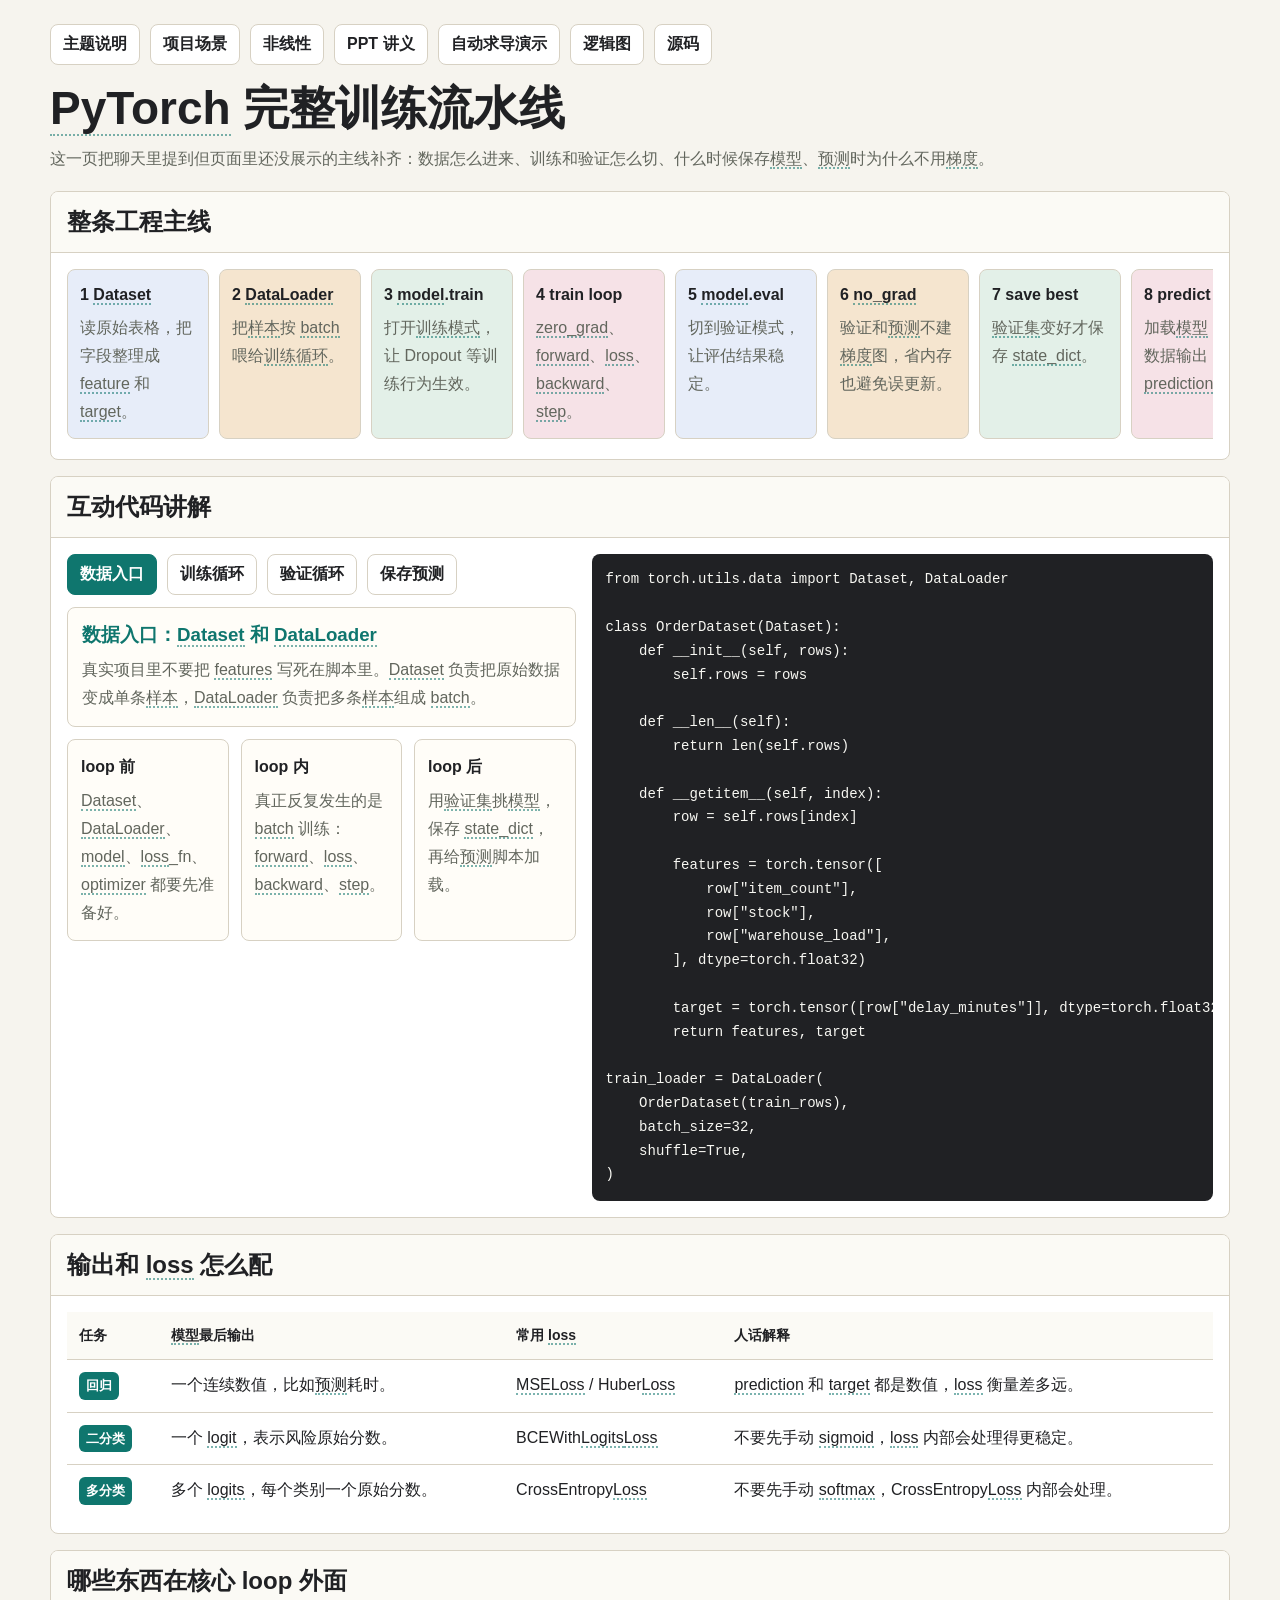
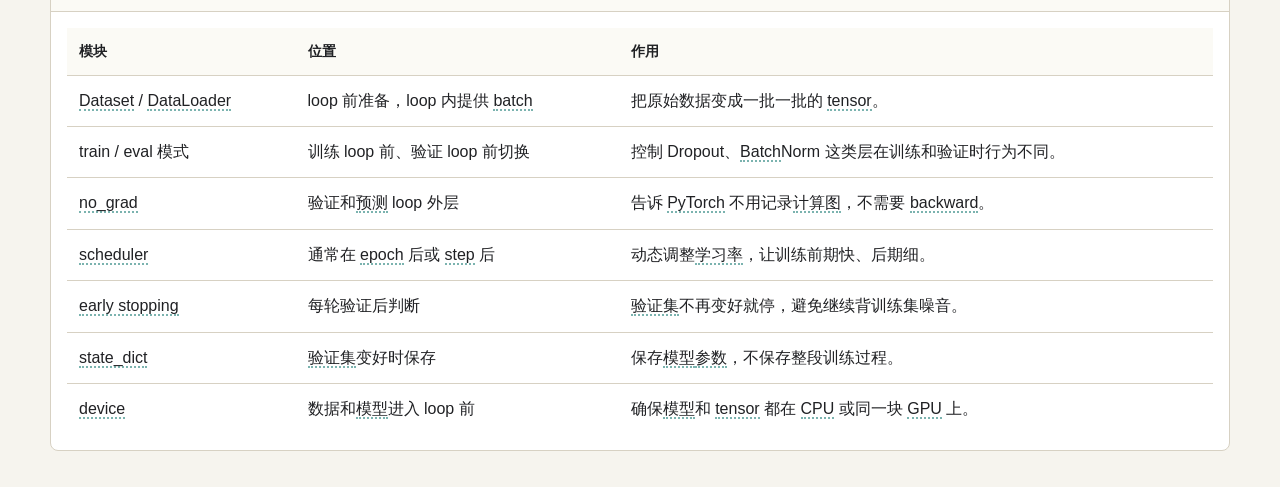
<file: topics/02-pytorch-autograd/training-pipeline.html>
<!doctype html>
<html lang="zh-CN">
<head>
  <meta charset="utf-8" />
  <meta name="viewport" content="width=device-width, initial-scale=1" />
  <title>PyTorch 完整训练流水线</title>
  <link rel="stylesheet" href="glossary.css" />
  <style>
    :root {
      --paper: #f6f4ee;
      --ink: #202124;
      --muted: #62665d;
      --line: #d7d1c3;
      --white: #ffffff;
      --teal: #0f766e;
      --blue: #315caa;
      --amber: #b86f14;
      --rose: #a83e51;
      --green: #2f7d4f;
      --soft-blue: #e7edf9;
      --soft-amber: #f5e5cf;
      --soft-green: #e3f0e8;
      --soft-rose: #f6e2e7;
    }

    * { box-sizing: border-box; }

    body {
      margin: 0;
      color: var(--ink);
      background: var(--paper);
      font-family: "Microsoft YaHei", "PingFang SC", "Segoe UI", sans-serif;
    }

    header,
    main {
      width: min(1180px, calc(100% - 32px));
      margin: 0 auto;
    }

    header { padding: 24px 0 18px; }

    .nav,
    .tabs,
    .actions {
      display: flex;
      flex-wrap: wrap;
      gap: 10px;
    }

    .nav { margin-bottom: 18px; }

    a,
    button {
      border: 1px solid var(--line);
      border-radius: 8px;
      padding: 9px 12px;
      color: var(--ink);
      background: var(--white);
      font: inherit;
      font-weight: 700;
      text-decoration: none;
      cursor: pointer;
    }

    button.active,
    button.primary {
      color: var(--white);
      border-color: var(--teal);
      background: var(--teal);
    }

    h1 {
      margin: 0 0 10px;
      font-size: clamp(28px, 4vw, 46px);
      line-height: 1.12;
      letter-spacing: 0;
    }

    h2,
    h3 {
      margin: 0;
      letter-spacing: 0;
    }

    p {
      margin: 0;
      color: var(--muted);
      line-height: 1.75;
    }

    main {
      display: grid;
      gap: 16px;
      padding-bottom: 36px;
    }

    .section {
      border: 1px solid var(--line);
      border-radius: 8px;
      overflow: hidden;
      background: var(--white);
    }

    .section-head {
      padding: 14px 16px;
      border-bottom: 1px solid var(--line);
      background: #fbfaf5;
    }

    .section-body { padding: 16px; }

    .flow {
      display: grid;
      grid-template-columns: repeat(8, minmax(142px, 1fr));
      gap: 10px;
      overflow-x: auto;
      padding-bottom: 4px;
    }

    .step-card {
      min-height: 150px;
      border: 1px solid var(--line);
      border-radius: 8px;
      padding: 12px;
      background: #fffdf8;
      line-height: 1.68;
    }

    .step-card:nth-child(1),
    .step-card:nth-child(5) { background: var(--soft-blue); }
    .step-card:nth-child(2),
    .step-card:nth-child(6) { background: var(--soft-amber); }
    .step-card:nth-child(3),
    .step-card:nth-child(7) { background: var(--soft-green); }
    .step-card:nth-child(4),
    .step-card:nth-child(8) { background: var(--soft-rose); }

    .step-card strong {
      display: block;
      margin-bottom: 6px;
      color: var(--ink);
    }

    .two {
      display: grid;
      grid-template-columns: minmax(0, 0.9fr) minmax(360px, 1.1fr);
      gap: 16px;
      align-items: start;
    }

    .stage-panel {
      display: grid;
      gap: 12px;
    }

    .stage-card {
      border: 1px solid var(--line);
      border-radius: 8px;
      padding: 14px;
      background: #fffdf8;
    }

    .stage-card h3 {
      margin-bottom: 8px;
      color: var(--teal);
    }

    .code {
      margin: 0;
      border-radius: 8px;
      padding: 14px;
      min-height: 420px;
      color: #f7f7f2;
      background: #202124;
      font-family: Consolas, "Courier New", monospace;
      font-size: 14px;
      line-height: 1.7;
      white-space: pre;
      overflow: auto;
    }

    table {
      width: 100%;
      border-collapse: collapse;
    }

    th,
    td {
      border-bottom: 1px solid var(--line);
      padding: 12px;
      text-align: left;
      vertical-align: top;
      line-height: 1.65;
    }

    th {
      background: #fbfaf5;
      font-size: 14px;
    }

    tr:last-child td { border-bottom: 0; }

    .tag {
      display: inline-block;
      border-radius: 6px;
      padding: 3px 7px;
      color: var(--white);
      background: var(--teal);
      font-size: 13px;
      font-weight: 900;
    }

    .note-grid {
      display: grid;
      grid-template-columns: repeat(3, 1fr);
      gap: 12px;
    }

    .note {
      border: 1px solid var(--line);
      border-radius: 8px;
      padding: 13px;
      background: #fffdf8;
      line-height: 1.72;
    }

    .note strong {
      display: block;
      margin-bottom: 6px;
    }

    @media (max-width: 980px) {
      .two,
      .note-grid {
        grid-template-columns: 1fr;
      }

      .flow {
        grid-template-columns: repeat(8, 210px);
      }
    }
  </style>
</head>
<body>
  <header>
    <nav class="nav" aria-label="页面导航">
      <a href="README.md">主题说明</a>
      <a href="scenario.html">项目场景</a>
      <a href="nonlinearity.html">非线性</a>
      <a href="slides.html">PPT 讲义</a>
      <a href="demo-web/index.html">自动求导演示</a>
      <a href="logic-map.html">逻辑图</a>
      <a href="demo-project/mini_autograd.py">源码</a>
    </nav>
    <h1>PyTorch 完整训练流水线</h1>
    <p>这一页把聊天里提到但页面里还没展示的主线补齐：数据怎么进来、训练和验证怎么切、什么时候保存模型、预测时为什么不用梯度。</p>
  </header>

  <main>
    <section class="section">
      <div class="section-head">
        <h2>整条工程主线</h2>
      </div>
      <div class="section-body">
        <div class="flow" aria-label="PyTorch 训练流水线">
          <article class="step-card">
            <strong>1 Dataset</strong>
            <p>读原始表格，把字段整理成 feature 和 target。</p>
          </article>
          <article class="step-card">
            <strong>2 DataLoader</strong>
            <p>把样本按 batch 喂给训练循环。</p>
          </article>
          <article class="step-card">
            <strong>3 model.train</strong>
            <p>打开训练模式，让 Dropout 等训练行为生效。</p>
          </article>
          <article class="step-card">
            <strong>4 train loop</strong>
            <p>zero_grad、forward、loss、backward、step。</p>
          </article>
          <article class="step-card">
            <strong>5 model.eval</strong>
            <p>切到验证模式，让评估结果稳定。</p>
          </article>
          <article class="step-card">
            <strong>6 no_grad</strong>
            <p>验证和预测不建梯度图，省内存也避免误更新。</p>
          </article>
          <article class="step-card">
            <strong>7 save best</strong>
            <p>验证集变好才保存 state_dict。</p>
          </article>
          <article class="step-card">
            <strong>8 predict</strong>
            <p>加载模型，用新数据输出 prediction。</p>
          </article>
        </div>
      </div>
    </section>

    <section class="section">
      <div class="section-head">
        <h2>互动代码讲解</h2>
      </div>
      <div class="section-body two">
        <div class="stage-panel">
          <div class="tabs" aria-label="训练流水线阶段">
            <button class="active" type="button" data-stage="data">数据入口</button>
            <button type="button" data-stage="train">训练循环</button>
            <button type="button" data-stage="eval">验证循环</button>
            <button type="button" data-stage="save">保存预测</button>
          </div>

          <article class="stage-card">
            <h3 id="stageTitle">数据入口</h3>
            <p id="stageText"></p>
          </article>

          <div class="note-grid">
            <article class="note">
              <strong>loop 前</strong>
              <p>Dataset、DataLoader、model、loss_fn、optimizer 都要先准备好。</p>
            </article>
            <article class="note">
              <strong>loop 内</strong>
              <p>真正反复发生的是 batch 训练：forward、loss、backward、step。</p>
            </article>
            <article class="note">
              <strong>loop 后</strong>
              <p>用验证集挑模型，保存 state_dict，再给预测脚本加载。</p>
            </article>
          </div>
        </div>

        <pre class="code" id="codeBlock"></pre>
      </div>
    </section>

    <section class="section">
      <div class="section-head">
        <h2>输出和 loss 怎么配</h2>
      </div>
      <div class="section-body">
        <table>
          <thead>
            <tr>
              <th>任务</th>
              <th>模型最后输出</th>
              <th>常用 loss</th>
              <th>人话解释</th>
            </tr>
          </thead>
          <tbody>
            <tr>
              <td><span class="tag">回归</span></td>
              <td>一个连续数值，比如预测耗时。</td>
              <td>MSELoss / HuberLoss</td>
              <td>prediction 和 target 都是数值，loss 衡量差多远。</td>
            </tr>
            <tr>
              <td><span class="tag">二分类</span></td>
              <td>一个 logit，表示风险原始分数。</td>
              <td>BCEWithLogitsLoss</td>
              <td>不要先手动 sigmoid，loss 内部会处理得更稳定。</td>
            </tr>
            <tr>
              <td><span class="tag">多分类</span></td>
              <td>多个 logits，每个类别一个原始分数。</td>
              <td>CrossEntropyLoss</td>
              <td>不要先手动 softmax，CrossEntropyLoss 内部会处理。</td>
            </tr>
          </tbody>
        </table>
      </div>
    </section>

    <section class="section">
      <div class="section-head">
        <h2>哪些东西在核心 loop 外面</h2>
      </div>
      <div class="section-body">
        <table>
          <thead>
            <tr>
              <th>模块</th>
              <th>位置</th>
              <th>作用</th>
            </tr>
          </thead>
          <tbody>
            <tr>
              <td>Dataset / DataLoader</td>
              <td>loop 前准备，loop 内提供 batch</td>
              <td>把原始数据变成一批一批的 tensor。</td>
            </tr>
            <tr>
              <td>train / eval 模式</td>
              <td>训练 loop 前、验证 loop 前切换</td>
              <td>控制 Dropout、BatchNorm 这类层在训练和验证时行为不同。</td>
            </tr>
            <tr>
              <td>no_grad</td>
              <td>验证和预测 loop 外层</td>
              <td>告诉 PyTorch 不用记录计算图，不需要 backward。</td>
            </tr>
            <tr>
              <td>scheduler</td>
              <td>通常在 epoch 后或 step 后</td>
              <td>动态调整学习率，让训练前期快、后期细。</td>
            </tr>
            <tr>
              <td>early stopping</td>
              <td>每轮验证后判断</td>
              <td>验证集不再变好就停，避免继续背训练集噪音。</td>
            </tr>
            <tr>
              <td>state_dict</td>
              <td>验证集变好时保存</td>
              <td>保存模型参数，不保存整段训练过程。</td>
            </tr>
            <tr>
              <td>device</td>
              <td>数据和模型进入 loop 前</td>
              <td>确保模型和 tensor 都在 CPU 或同一块 GPU 上。</td>
            </tr>
          </tbody>
        </table>
      </div>
    </section>
  </main>

  <script src="glossary.js"></script>
  <script>
    const stages = {
      data: {
        title: "数据入口：Dataset 和 DataLoader",
        text: "真实项目里不要把 features 写死在脚本里。Dataset 负责把原始数据变成单条样本，DataLoader 负责把多条样本组成 batch。",
        code: `from torch.utils.data import Dataset, DataLoader

class OrderDataset(Dataset):
    def __init__(self, rows):
        self.rows = rows

    def __len__(self):
        return len(self.rows)

    def __getitem__(self, index):
        row = self.rows[index]

        features = torch.tensor([
            row["item_count"],
            row["stock"],
            row["warehouse_load"],
        ], dtype=torch.float32)

        target = torch.tensor([row["delay_minutes"]], dtype=torch.float32)
        return features, target

train_loader = DataLoader(
    OrderDataset(train_rows),
    batch_size=32,
    shuffle=True,
)`
      },
      train: {
        title: "训练循环：真正更新参数的地方",
        text: "训练 loop 里路线很固定：清旧梯度、forward、算 loss、backward 写 grad、optimizer.step 更新参数。",
        code: `model.train()

for features, targets in train_loader:
    features = features.to(device)
    targets = targets.to(device)

    optimizer.zero_grad()

    predictions = model(features)
    loss = loss_fn(predictions, targets)

    loss.backward()
    optimizer.step()

    # 如果用了 scheduler，也可能在这里或 epoch 后调用
    # scheduler.step()`
      },
      eval: {
        title: "验证循环：只看效果，不更新参数",
        text: "验证集不是用来训练参数的。model.eval() 让模型切到评估模式，torch.no_grad() 让 PyTorch 不记录计算图。",
        code: `model.eval()
total_loss = 0.0

with torch.no_grad():
    for features, targets in val_loader:
        features = features.to(device)
        targets = targets.to(device)

        predictions = model(features)
        loss = loss_fn(predictions, targets)

        total_loss += loss.item()

val_loss = total_loss / len(val_loader)`
      },
      save: {
        title: "保存和预测：保存参数，不保存聊天记录",
        text: "常见做法是验证集变好时保存 state_dict。预测时重新创建同结构模型，再加载这份参数。",
        code: `if val_loss < best_val_loss:
    best_val_loss = val_loss
    torch.save(model.state_dict(), "best_model.pt")

# 预测脚本里
model = OrderDelayModel()
model.load_state_dict(torch.load("best_model.pt"))
model.to(device)
model.eval()

with torch.no_grad():
    prediction = model(new_features.to(device))`
      }
    };

    const buttons = Array.from(document.querySelectorAll("[data-stage]"));
    const title = document.querySelector("#stageTitle");
    const text = document.querySelector("#stageText");
    const code = document.querySelector("#codeBlock");

    function render(stageName) {
      const stage = stages[stageName];
      title.textContent = stage.title;
      text.textContent = stage.text;
      code.textContent = stage.code;

      buttons.forEach((button) => {
        button.classList.toggle("active", button.dataset.stage === stageName);
      });

      if (window.LLMLabGlossary) {
        window.LLMLabGlossary.apply(document.body);
      }
    }

    buttons.forEach((button) => {
      button.addEventListener("click", () => render(button.dataset.stage));
    });

    render("data");
  </script>
</body>
</html>
</file>
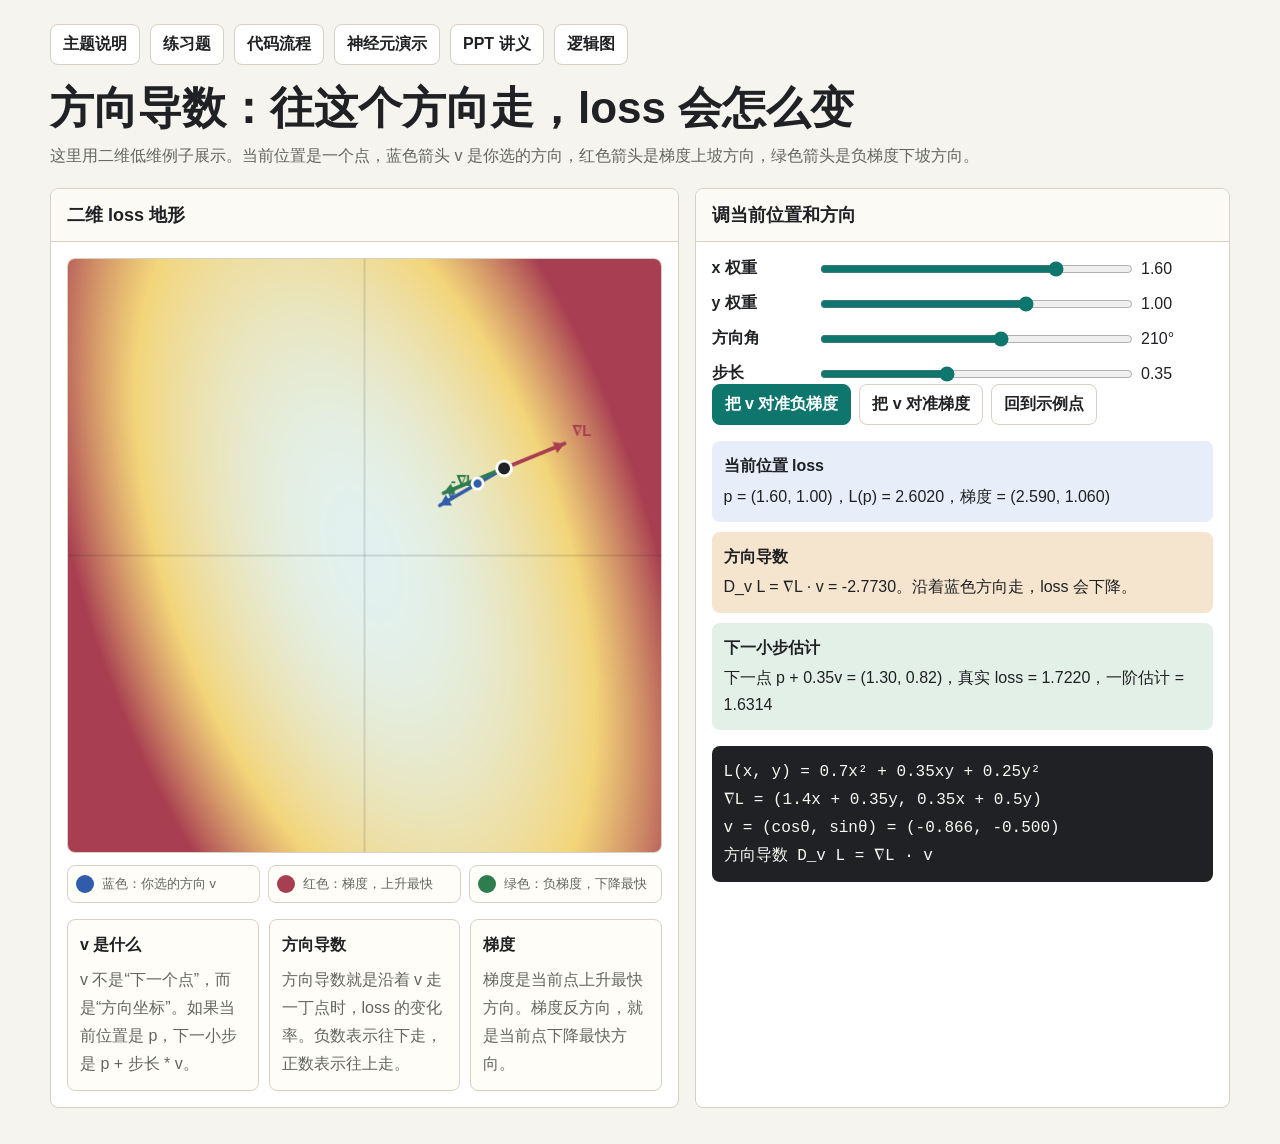
<file: topics/01-neural-network-basics/demo-web/directional-derivative.html>
<!doctype html>
<html lang="zh-CN">
<head>
  <meta charset="utf-8" />
  <meta name="viewport" content="width=device-width, initial-scale=1" />
  <title>方向导数和梯度方向可视化</title>
  <style>
    :root {
      --paper: #f6f4ee;
      --ink: #202124;
      --muted: #62665d;
      --line: #d7d1c3;
      --white: #ffffff;
      --teal: #0f766e;
      --blue: #315caa;
      --amber: #b86f14;
      --rose: #a83e51;
      --green: #2f7d4f;
      --soft-blue: #e7edf9;
      --soft-amber: #f5e5cf;
      --soft-green: #e3f0e8;
    }

    * {
      box-sizing: border-box;
    }

    body {
      margin: 0;
      color: var(--ink);
      background: var(--paper);
      font-family: "Microsoft YaHei", "PingFang SC", "Segoe UI", sans-serif;
    }

    header,
    main {
      width: min(1180px, calc(100% - 32px));
      margin: 0 auto;
    }

    header {
      padding: 24px 0 18px;
    }

    .nav {
      display: flex;
      flex-wrap: wrap;
      gap: 10px;
      margin-bottom: 18px;
    }

    .nav a,
    button {
      border: 1px solid var(--line);
      border-radius: 8px;
      padding: 9px 12px;
      color: var(--ink);
      background: var(--white);
      font: inherit;
      font-weight: 700;
      text-decoration: none;
      cursor: pointer;
    }

    button.primary {
      color: var(--white);
      border-color: var(--teal);
      background: var(--teal);
    }

    h1 {
      margin: 0 0 10px;
      font-size: clamp(28px, 4vw, 44px);
      line-height: 1.12;
      letter-spacing: 0;
    }

    p {
      margin: 0;
      color: var(--muted);
      line-height: 1.75;
    }

    main {
      display: grid;
      grid-template-columns: minmax(0, 1.08fr) minmax(330px, 0.92fr);
      gap: 16px;
      padding-bottom: 36px;
    }

    .panel {
      border: 1px solid var(--line);
      border-radius: 8px;
      overflow: hidden;
      background: var(--white);
    }

    .panel-head {
      padding: 14px 16px;
      border-bottom: 1px solid var(--line);
      background: #fbfaf5;
    }

    .panel-head h2 {
      margin: 0;
      font-size: 18px;
      letter-spacing: 0;
    }

    .panel-body {
      padding: 16px;
    }

    .canvas-wrap {
      position: relative;
      display: grid;
      place-items: center;
      min-height: 520px;
      background: #fffdf8;
    }

    canvas {
      width: min(100%, 640px);
      max-height: 640px;
      aspect-ratio: 1;
      border: 1px solid var(--line);
      border-radius: 8px;
      background: #f4f2ec;
    }

    .legend {
      display: grid;
      grid-template-columns: repeat(3, minmax(0, 1fr));
      gap: 8px;
      margin-top: 12px;
    }

    .legend-item {
      display: flex;
      align-items: center;
      gap: 8px;
      min-height: 38px;
      border: 1px solid var(--line);
      border-radius: 8px;
      padding: 8px;
      font-size: 13px;
      color: var(--muted);
      background: #fffdf8;
    }

    .swatch {
      width: 18px;
      height: 18px;
      border-radius: 50%;
      flex: 0 0 auto;
    }

    .swatch.blue { background: var(--blue); }
    .swatch.rose { background: var(--rose); }
    .swatch.green { background: var(--green); }

    .controls {
      display: grid;
      gap: 14px;
    }

    .control {
      display: grid;
      grid-template-columns: 96px 1fr 72px;
      gap: 10px;
      align-items: center;
    }

    label {
      font-weight: 700;
    }

    input[type="range"] {
      width: 100%;
      accent-color: var(--teal);
    }

    .buttons {
      display: flex;
      flex-wrap: wrap;
      gap: 8px;
    }

    .result {
      display: grid;
      gap: 10px;
      margin-top: 16px;
    }

    .metric {
      border-radius: 8px;
      padding: 12px;
      line-height: 1.65;
      background: var(--soft-blue);
    }

    .metric:nth-child(2) {
      background: var(--soft-amber);
    }

    .metric:nth-child(3) {
      background: var(--soft-green);
    }

    .metric strong {
      display: block;
      color: var(--ink);
      margin-bottom: 4px;
    }

    .formula {
      margin-top: 16px;
      border-radius: 8px;
      padding: 12px;
      color: #f7f7f2;
      background: #202124;
      font-family: Consolas, "Courier New", monospace;
      line-height: 1.75;
      overflow-wrap: anywhere;
    }

    .explain {
      display: grid;
      grid-template-columns: repeat(3, 1fr);
      gap: 10px;
      margin-top: 16px;
    }

    .note {
      border-radius: 8px;
      min-height: 136px;
      padding: 12px;
      background: #fffdf8;
      border: 1px solid var(--line);
      line-height: 1.65;
    }

    .note h3 {
      margin: 0 0 8px;
      font-size: 16px;
      letter-spacing: 0;
    }

    @media (max-width: 940px) {
      main,
      .explain {
        grid-template-columns: 1fr;
      }

      .canvas-wrap {
        min-height: auto;
      }

      .legend {
        grid-template-columns: 1fr;
      }
    }
  </style>
</head>
<body>
  <header>
    <nav class="nav" aria-label="页面导航">
      <a href="../README.md">主题说明</a>
      <a href="../quiz.html">练习题</a>
      <a href="../code-flow.html">代码流程</a>
      <a href="index.html">神经元演示</a>
      <a href="../slides.html">PPT 讲义</a>
      <a href="../logic-map.html">逻辑图</a>
    </nav>
    <h1>方向导数：往这个方向走，loss 会怎么变</h1>
    <p>这里用二维低维例子展示。当前位置是一个点，蓝色箭头 v 是你选的方向，红色箭头是梯度上坡方向，绿色箭头是负梯度下坡方向。</p>
  </header>

  <main>
    <section class="panel">
      <div class="panel-head">
        <h2>二维 loss 地形</h2>
      </div>
      <div class="panel-body">
        <div class="canvas-wrap">
          <canvas id="lossCanvas" width="640" height="640" aria-label="方向导数和梯度可视化画布"></canvas>
        </div>
        <div class="legend" aria-label="图例">
          <div class="legend-item"><span class="swatch blue"></span>蓝色：你选的方向 v</div>
          <div class="legend-item"><span class="swatch rose"></span>红色：梯度，上升最快</div>
          <div class="legend-item"><span class="swatch green"></span>绿色：负梯度，下降最快</div>
        </div>
        <div class="explain">
          <article class="note">
            <h3>v 是什么</h3>
            <p>v 不是“下一个点”，而是“方向坐标”。如果当前位置是 p，下一小步是 p + 步长 * v。</p>
          </article>
          <article class="note">
            <h3>方向导数</h3>
            <p>方向导数就是沿着 v 走一丁点时，loss 的变化率。负数表示往下走，正数表示往上走。</p>
          </article>
          <article class="note">
            <h3>梯度</h3>
            <p>梯度是当前点上升最快方向。梯度反方向，就是当前点下降最快方向。</p>
          </article>
        </div>
      </div>
    </section>

    <aside class="panel">
      <div class="panel-head">
        <h2>调当前位置和方向</h2>
      </div>
      <div class="panel-body">
        <div class="controls">
          <div class="control">
            <label for="xInput">x 权重</label>
            <input id="xInput" type="range" min="-3" max="3" step="0.05" value="1.6" />
            <span id="xValue">1.60</span>
          </div>
          <div class="control">
            <label for="yInput">y 权重</label>
            <input id="yInput" type="range" min="-3" max="3" step="0.05" value="1.0" />
            <span id="yValue">1.00</span>
          </div>
          <div class="control">
            <label for="angleInput">方向角</label>
            <input id="angleInput" type="range" min="0" max="360" step="1" value="210" />
            <span id="angleValue">210°</span>
          </div>
          <div class="control">
            <label for="stepInput">步长</label>
            <input id="stepInput" type="range" min="0.05" max="0.8" step="0.05" value="0.35" />
            <span id="stepValue">0.35</span>
          </div>
        </div>

        <div class="buttons">
          <button class="primary" id="alignDown">把 v 对准负梯度</button>
          <button id="alignUp">把 v 对准梯度</button>
          <button id="resetPoint">回到示例点</button>
        </div>

        <div class="result">
          <div class="metric">
            <strong id="lossText">当前位置 loss</strong>
            <span id="pointText"></span>
          </div>
          <div class="metric">
            <strong id="directionText">方向导数</strong>
            <span id="meaningText"></span>
          </div>
          <div class="metric">
            <strong>下一小步估计</strong>
            <span id="stepText"></span>
          </div>
        </div>

        <div class="formula" id="formulaText"></div>
      </div>
    </aside>
  </main>

  <script>
    // Canvas API 解释：canvas 是浏览器自带画布，适合画这种低维地形图。
    // getContext("2d") 会拿到 2D 画笔，后面用它画点、线、箭头和热力图。
    const canvas = document.querySelector("#lossCanvas");
    const ctx = canvas.getContext("2d");

    const inputs = {
      x: document.querySelector("#xInput"),
      y: document.querySelector("#yInput"),
      angle: document.querySelector("#angleInput"),
      step: document.querySelector("#stepInput")
    };

    const labels = {
      x: document.querySelector("#xValue"),
      y: document.querySelector("#yValue"),
      angle: document.querySelector("#angleValue"),
      step: document.querySelector("#stepValue"),
      point: document.querySelector("#pointText"),
      meaning: document.querySelector("#meaningText"),
      stepText: document.querySelector("#stepText"),
      formula: document.querySelector("#formulaText")
    };

    const alignDownButton = document.querySelector("#alignDown");
    const alignUpButton = document.querySelector("#alignUp");
    const resetPointButton = document.querySelector("#resetPoint");

    const view = {
      min: -3.4,
      max: 3.4,
      size: canvas.width
    };

    function readNumber(name) {
      return Number(inputs[name].value);
    }

    // 这个 loss 是一个碗形地形，最低点在 (0, 0)。
    // L(x, y) = 0.7x^2 + 0.35xy + 0.25y^2
    function loss(x, y) {
      return 0.7 * x * x + 0.35 * x * y + 0.25 * y * y;
    }

    // 梯度公式来自偏导数：
    // dL/dx = 1.4x + 0.35y
    // dL/dy = 0.35x + 0.5y
    function gradient(x, y) {
      return {
        x: 1.4 * x + 0.35 * y,
        y: 0.35 * x + 0.5 * y
      };
    }

    function length(vector) {
      return Math.hypot(vector.x, vector.y);
    }

    function normalize(vector) {
      const size = length(vector);
      if (size < 0.000001) {
        return { x: 0, y: 0 };
      }
      return { x: vector.x / size, y: vector.y / size };
    }

    function worldToScreen(point) {
      const scale = view.size / (view.max - view.min);
      return {
        x: (point.x - view.min) * scale,
        y: view.size - (point.y - view.min) * scale
      };
    }

    function screenToWorld(point) {
      const scale = (view.max - view.min) / view.size;
      return {
        x: view.min + point.x * scale,
        y: view.min + (view.size - point.y) * scale
      };
    }

    function colorForLoss(value) {
      const normalized = Math.min(1, value / 8);
      const low = { r: 226, g: 241, b: 239 };
      const mid = { r: 243, g: 213, b: 122 };
      const high = { r: 168, g: 62, b: 81 };
      const from = normalized < 0.5 ? low : mid;
      const to = normalized < 0.5 ? mid : high;
      const amount = normalized < 0.5 ? normalized * 2 : (normalized - 0.5) * 2;
      const r = Math.round(from.r + (to.r - from.r) * amount);
      const g = Math.round(from.g + (to.g - from.g) * amount);
      const b = Math.round(from.b + (to.b - from.b) * amount);
      return [r, g, b, 255];
    }

    function drawHeatmap() {
      const image = ctx.createImageData(view.size, view.size);
      const pixels = image.data;

      for (let py = 0; py < view.size; py += 1) {
        for (let px = 0; px < view.size; px += 1) {
          const world = screenToWorld({ x: px, y: py });
          const rgba = colorForLoss(loss(world.x, world.y));
          const index = (py * view.size + px) * 4;
          pixels[index] = rgba[0];
          pixels[index + 1] = rgba[1];
          pixels[index + 2] = rgba[2];
          pixels[index + 3] = rgba[3];
        }
      }

      ctx.putImageData(image, 0, 0);
    }

    function drawAxes() {
      const origin = worldToScreen({ x: 0, y: 0 });
      ctx.save();
      ctx.strokeStyle = "rgba(32, 33, 36, 0.28)";
      ctx.lineWidth = 1;
      ctx.beginPath();
      ctx.moveTo(0, origin.y);
      ctx.lineTo(view.size, origin.y);
      ctx.moveTo(origin.x, 0);
      ctx.lineTo(origin.x, view.size);
      ctx.stroke();
      ctx.restore();
    }

    function drawArrow(startWorld, vector, color, label, scale = 0.65) {
      const start = worldToScreen(startWorld);
      const endWorld = {
        x: startWorld.x + vector.x * scale,
        y: startWorld.y + vector.y * scale
      };
      const end = worldToScreen(endWorld);
      const angle = Math.atan2(end.y - start.y, end.x - start.x);
      const head = 13;

      ctx.save();
      ctx.strokeStyle = color;
      ctx.fillStyle = color;
      ctx.lineWidth = 4;
      ctx.lineCap = "round";
      ctx.beginPath();
      ctx.moveTo(start.x, start.y);
      ctx.lineTo(end.x, end.y);
      ctx.stroke();

      ctx.beginPath();
      ctx.moveTo(end.x, end.y);
      ctx.lineTo(end.x - head * Math.cos(angle - Math.PI / 6), end.y - head * Math.sin(angle - Math.PI / 6));
      ctx.lineTo(end.x - head * Math.cos(angle + Math.PI / 6), end.y - head * Math.sin(angle + Math.PI / 6));
      ctx.closePath();
      ctx.fill();

      ctx.font = "700 16px Microsoft YaHei, sans-serif";
      ctx.fillText(label, end.x + 8, end.y - 8);
      ctx.restore();
    }

    function drawPoint(point, color, radius = 8) {
      const screen = worldToScreen(point);
      ctx.save();
      ctx.fillStyle = color;
      ctx.strokeStyle = "#ffffff";
      ctx.lineWidth = 3;
      ctx.beginPath();
      ctx.arc(screen.x, screen.y, radius, 0, Math.PI * 2);
      ctx.fill();
      ctx.stroke();
      ctx.restore();
    }

    function render() {
      const x = readNumber("x");
      const y = readNumber("y");
      const angleDegree = readNumber("angle");
      const step = readNumber("step");
      const angle = angleDegree * Math.PI / 180;
      const direction = { x: Math.cos(angle), y: Math.sin(angle) };
      const grad = gradient(x, y);
      const gradSize = length(grad);
      const gradUnit = normalize(grad);
      const negativeGradUnit = { x: -gradUnit.x, y: -gradUnit.y };
      const derivative = grad.x * direction.x + grad.y * direction.y;
      const currentLoss = loss(x, y);
      const nextPoint = { x: x + step * direction.x, y: y + step * direction.y };
      const nextLoss = loss(nextPoint.x, nextPoint.y);
      const estimatedLoss = currentLoss + step * derivative;

      labels.x.textContent = x.toFixed(2);
      labels.y.textContent = y.toFixed(2);
      labels.angle.textContent = `${angleDegree.toFixed(0)}°`;
      labels.step.textContent = step.toFixed(2);

      drawHeatmap();
      drawAxes();
      drawArrow({ x, y }, direction, "#315caa", "v", 0.85);
      if (gradSize > 0.000001) {
        drawArrow({ x, y }, gradUnit, "#a83e51", "∇L", 0.75);
        drawArrow({ x, y }, negativeGradUnit, "#2f7d4f", "-∇L", 0.75);
      }
      drawPoint(nextPoint, "#315caa", 6);
      drawPoint({ x, y }, "#202124", 8);

      const directionMeaning = derivative < -0.02
        ? "沿着蓝色方向走，loss 会下降。"
        : derivative > 0.02
          ? "沿着蓝色方向走，loss 会上升。"
          : "这个方向几乎不升不降，像贴着等高线走。";

      labels.point.textContent =
        `p = (${x.toFixed(2)}, ${y.toFixed(2)})，L(p) = ${currentLoss.toFixed(4)}，梯度 = (${grad.x.toFixed(3)}, ${grad.y.toFixed(3)})`;
      labels.meaning.textContent =
        `D_v L = ∇L · v = ${derivative.toFixed(4)}。${directionMeaning}`;
      labels.stepText.textContent =
        `下一点 p + ${step.toFixed(2)}v = (${nextPoint.x.toFixed(2)}, ${nextPoint.y.toFixed(2)})，真实 loss = ${nextLoss.toFixed(4)}，一阶估计 = ${estimatedLoss.toFixed(4)}`;
      labels.formula.innerHTML =
        `L(x, y) = 0.7x² + 0.35xy + 0.25y²<br>` +
        `∇L = (1.4x + 0.35y, 0.35x + 0.5y)<br>` +
        `v = (cosθ, sinθ) = (${direction.x.toFixed(3)}, ${direction.y.toFixed(3)})<br>` +
        `方向导数 D_v L = ∇L · v`;
    }

    function setDirectionFromVector(vector) {
      const angle = Math.atan2(vector.y, vector.x) * 180 / Math.PI;
      inputs.angle.value = String((angle + 360) % 360);
      render();
    }

    for (const input of Object.values(inputs)) {
      input.addEventListener("input", render);
    }

    alignDownButton.addEventListener("click", () => {
      const grad = gradient(readNumber("x"), readNumber("y"));
      setDirectionFromVector({ x: -grad.x, y: -grad.y });
    });

    alignUpButton.addEventListener("click", () => {
      const grad = gradient(readNumber("x"), readNumber("y"));
      setDirectionFromVector(grad);
    });

    resetPointButton.addEventListener("click", () => {
      inputs.x.value = "1.6";
      inputs.y.value = "1.0";
      inputs.angle.value = "210";
      inputs.step.value = "0.35";
      render();
    });

    render();
  </script>
</body>
</html>
</file>
<file: topics/02-pytorch-autograd/glossary.css>
.glossary-term {
  border-bottom: 2px dotted rgba(15, 118, 110, 0.55);
  color: inherit;
  cursor: help;
  text-decoration: none;
  text-underline-offset: 3px;
}

.glossary-term:hover,
.glossary-term:focus {
  border-bottom-color: #0f766e;
  outline: none;
}

.glossary-term:focus-visible {
  border-radius: 4px;
  box-shadow: 0 0 0 3px rgba(15, 118, 110, 0.22);
}

.formula .glossary-term,
.code .glossary-term {
  border-bottom-color: rgba(245, 229, 207, 0.9);
  color: #ffffff;
}

.glossary-tooltip {
  position: fixed;
  z-index: 9999;
  width: min(360px, calc(100vw - 28px));
  border: 1px solid #d7d1c3;
  border-radius: 8px;
  padding: 12px 14px;
  color: #202124;
  background: #ffffff;
  box-shadow: 0 14px 40px rgba(32, 33, 36, 0.18);
  font-family: "Microsoft YaHei", "PingFang SC", "Segoe UI", sans-serif;
  line-height: 1.65;
  pointer-events: none;
  opacity: 0;
  transform: translateY(6px);
  transition: opacity 140ms ease, transform 140ms ease;
}

.glossary-tooltip.visible {
  opacity: 1;
  transform: translateY(0);
}

.glossary-tooltip strong {
  display: block;
  margin-bottom: 4px;
  color: #0f766e;
  font-size: 15px;
}

.glossary-tooltip span {
  display: block;
  color: #3f443d;
  font-size: 14px;
}
</file>
